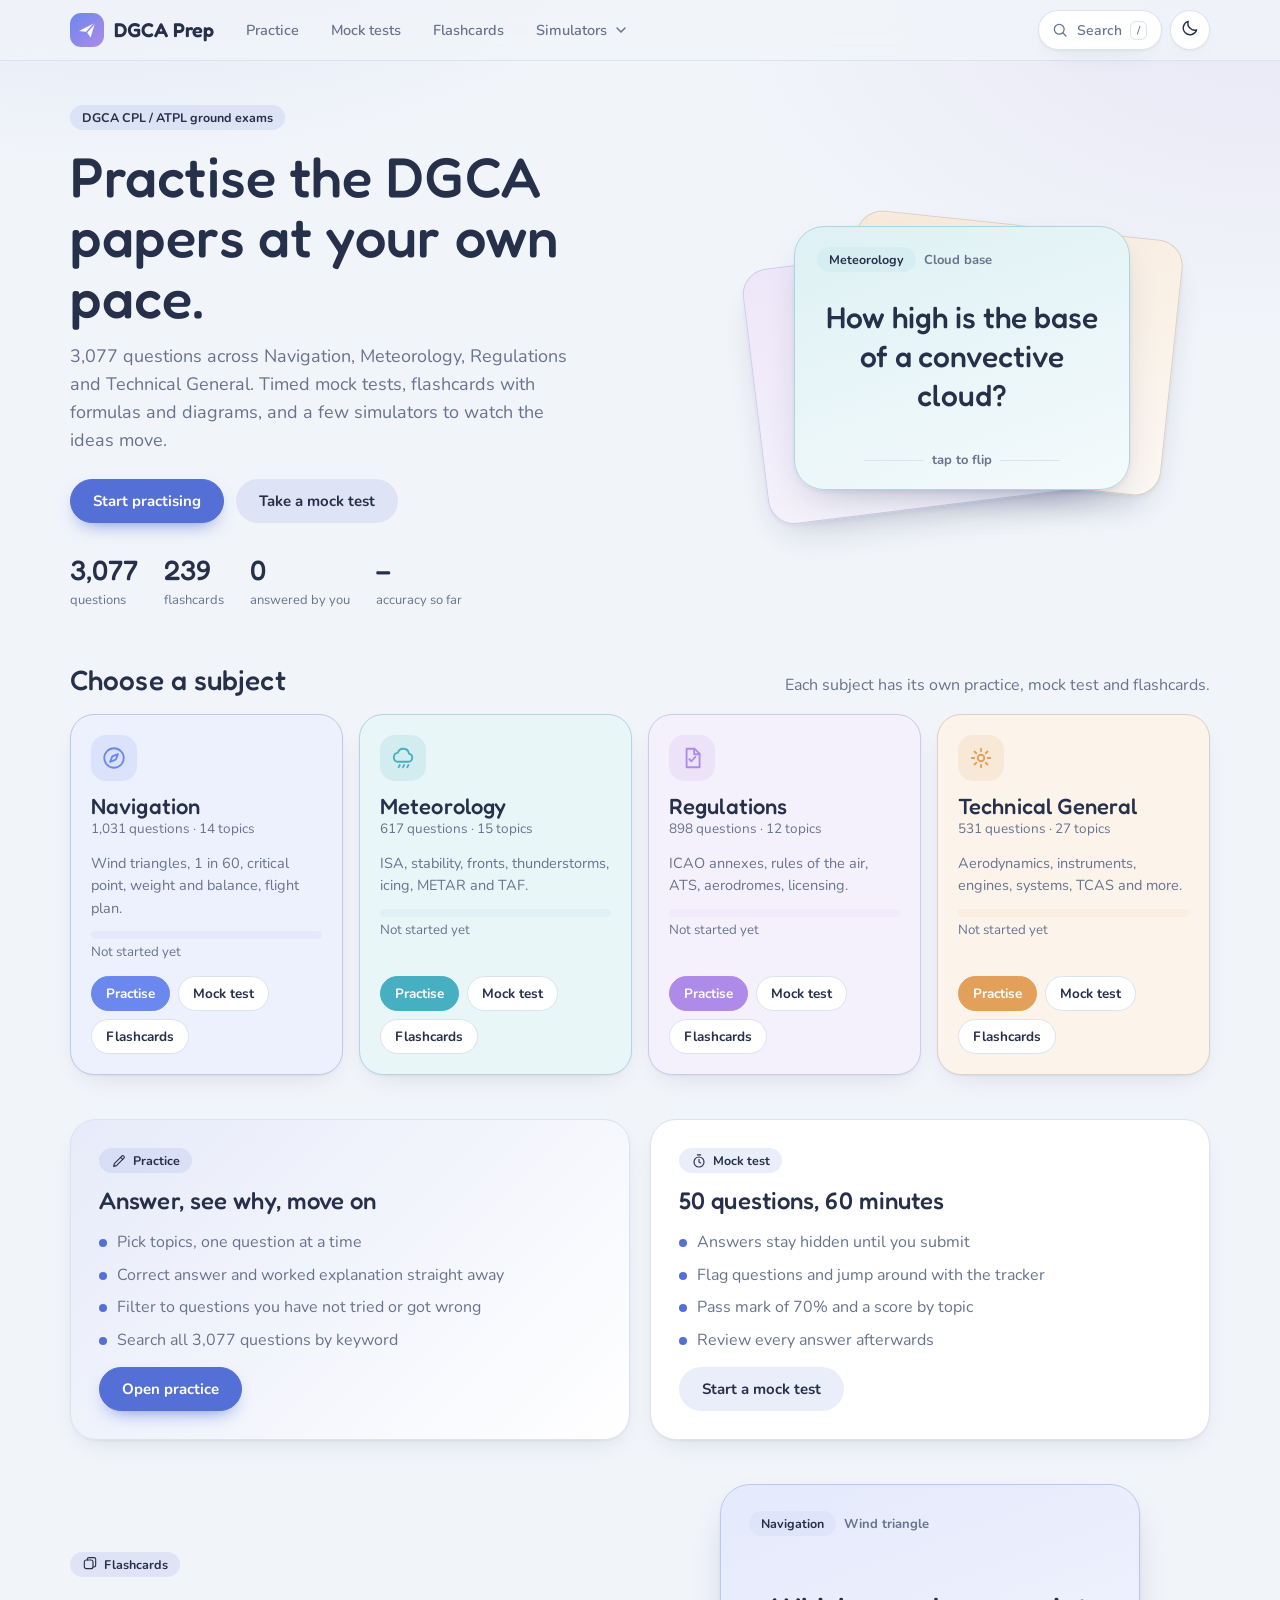
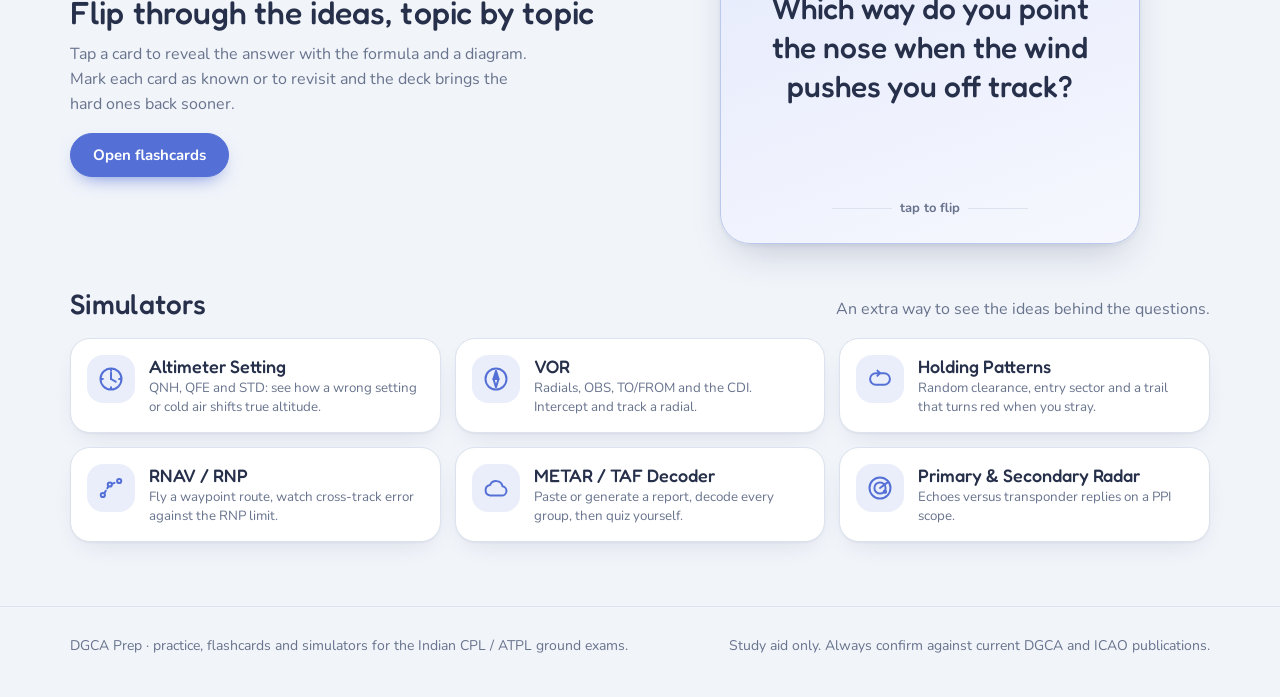
<file: index.html>
<!DOCTYPE html>
<html lang="en">
<head>
<meta charset="utf-8">
<meta name="viewport" content="width=device-width, initial-scale=1, viewport-fit=cover">
<meta name="theme-color" content="#f1f4f9">
<meta name="description" content="DGCA CPL/ATPL ground exam practice: 3,000+ questions, timed mock tests, flashcards and aviation simulators.">
<title>DGCA Prep · practice, mock tests and flashcards</title>
<script>(function(){var t=null;try{t=localStorage.getItem('dgca.theme')}catch(e){}if(!t)t=matchMedia('(prefers-color-scheme: dark)').matches?'dark':'light';document.documentElement.setAttribute('data-theme',t)})()</script>
<link rel="preconnect" href="https://fonts.googleapis.com"><link rel="preconnect" href="https://fonts.gstatic.com" crossorigin>
<link href="https://fonts.googleapis.com/css2?family=Fredoka:wght@400;500;600&family=Nunito:wght@400;600;700;800&display=swap" rel="stylesheet">
<link rel="stylesheet" href="theme.css">
</head>
<body>
<div class="site-hdr"><div class="hdr-in">
<a class="brand" href="index.html" aria-label="DGCA Prep home"><svg viewBox="0 0 40 40" aria-hidden="true"><defs><linearGradient id="bg1" x1="0" y1="0" x2="1" y2="1"><stop offset="0" stop-color="var(--c-nav)"/><stop offset="1" stop-color="var(--c-reg)"/></linearGradient></defs><rect width="40" height="40" rx="13" fill="url(#bg1)"/><path d="M10.5 21.2L29.5 11.5 24.2 29.2 19.8 22.4z" fill="#fff" opacity=".95"/><path d="M19.8 22.4L29.5 11.5" stroke="url(#bg1)" stroke-width="1.6" stroke-linecap="round"/></svg><b>DGCA Prep</b></a>
<nav class="nav" aria-label="Main">
<a href="practice.html">Practice</a><a href="practice.html?mode=test">Mock tests</a><a href="flashcards.html">Flashcards</a>
<div class="dd"><button type="button" aria-haspopup="true" aria-expanded="false">Simulators <svg viewBox="0 0 24 24" width="16" height="16" fill="none" stroke="currentColor" stroke-width="2.2" stroke-linecap="round"><path d="M6 9l6 6 6-6"/></svg></button><div class="dd-menu"><a href="altimeter.html"><span class="ic" style="color:var(--acc)"><svg viewBox="0 0 24 24" width="24" height="24" fill="none" stroke="currentColor" stroke-width="1.7" stroke-linecap="round" stroke-linejoin="round" aria-hidden="true"><circle cx="12" cy="12" r="9"/><path d="M12 12V6.5"/><path d="M12 12l4 2.3"/><path d="M12 3.6v1.4M12 19v1.4M3.6 12H5M19 12h1.4"/></svg></span><span><b>Altimeter Setting</b><small>QNH, QFE and STD: see how a wrong setting or cold air shifts true altitude.</small></span></a><a href="vor.html"><span class="ic" style="color:var(--acc)"><svg viewBox="0 0 24 24" width="24" height="24" fill="none" stroke="currentColor" stroke-width="1.7" stroke-linecap="round" stroke-linejoin="round" aria-hidden="true"><circle cx="12" cy="12" r="9"/><path d="M12 5l2.2 7H9.8z" fill="currentColor"/><path d="M12 19l-2.2-7h4.4z"/></svg></span><span><b>VOR</b><small>Radials, OBS, TO/FROM and the CDI.</small></span></a><a href="hold.html"><span class="ic" style="color:var(--acc)"><svg viewBox="0 0 24 24" width="24" height="24" fill="none" stroke="currentColor" stroke-width="1.7" stroke-linecap="round" stroke-linejoin="round" aria-hidden="true"><rect x="3.5" y="7" width="17" height="10" rx="5"/><path d="M12 7l-2.2-2.2M12 7l-2.2 2.2"/></svg></span><span><b>Holding Patterns</b><small>Random clearance, entry sector and a trail that turns red when you stray.</small></span></a><a href="rnav.html"><span class="ic" style="color:var(--acc)"><svg viewBox="0 0 24 24" width="24" height="24" fill="none" stroke="currentColor" stroke-width="1.7" stroke-linecap="round" stroke-linejoin="round" aria-hidden="true"><circle cx="5" cy="18" r="1.8"/><circle cx="11" cy="9" r="1.8"/><circle cx="19" cy="6" r="1.8"/><path d="M6.3 16.6l3.6-6.2M12.7 8.5l4.6-1.8" stroke-dasharray="2.5 2.5"/></svg></span><span><b>RNAV / RNP</b><small>Fly a waypoint route, watch cross-track error against the RNP limit.</small></span></a><a href="metar.html"><span class="ic" style="color:var(--acc)"><svg viewBox="0 0 24 24" width="24" height="24" fill="none" stroke="currentColor" stroke-width="1.7" stroke-linecap="round" stroke-linejoin="round" aria-hidden="true"><path d="M7 18.5h10a4 4 0 0 0 .6-7.95A5.6 5.6 0 0 0 7 9.4 4.6 4.6 0 0 0 7 18.5z"/></svg></span><span><b>METAR / TAF Decoder</b><small>Paste or generate a report, decode every group, then quiz yourself.</small></span></a><a href="radar.html"><span class="ic" style="color:var(--acc)"><svg viewBox="0 0 24 24" width="24" height="24" fill="none" stroke="currentColor" stroke-width="1.7" stroke-linecap="round" stroke-linejoin="round" aria-hidden="true"><circle cx="12" cy="12" r="9"/><circle cx="12" cy="12" r="4.8"/><path d="M12 12l6.2-4.6"/><circle cx="16.3" cy="15.2" r="1" fill="currentColor"/></svg></span><span><b>Primary & Secondary Radar</b><small>Echoes versus transponder replies on a PPI scope.</small></span></a></div></div>
</nav>
<div class="hdr-r"><button class="sbtn" type="button" data-search aria-label="Search"><svg viewBox="0 0 24 24" width="18" height="18" fill="none" stroke="currentColor" stroke-width="1.7" stroke-linecap="round" stroke-linejoin="round" aria-hidden="true"><circle cx="11" cy="11" r="6.5"/><path d="M16 16l4 4"/></svg><span class="lbl">Search</span><kbd>/</kbd></button>
<button class="ibtn" id="themeBtn" type="button" aria-label="Toggle light and dark mode" title="Light / dark"><span class="th-moon"><svg viewBox="0 0 24 24" width="20" height="20" fill="none" stroke="currentColor" stroke-width="1.7" stroke-linecap="round" stroke-linejoin="round" aria-hidden="true"><path d="M20 14.2A8.2 8.2 0 0 1 9.8 4a8.2 8.2 0 1 0 10.2 10.2z"/></svg></span><span class="th-sun"><svg viewBox="0 0 24 24" width="20" height="20" fill="none" stroke="currentColor" stroke-width="1.7" stroke-linecap="round" stroke-linejoin="round" aria-hidden="true"><circle cx="12" cy="12" r="4"/><path d="M12 2.5v2.2M12 19.3v2.2M2.5 12h2.2M19.3 12h2.2M5.3 5.3l1.6 1.6M17.1 17.1l1.6 1.6M5.3 18.7l1.6-1.6M17.1 6.9l1.6-1.6"/></svg></span></button></div>
</div></div>
<div class="ov" id="ov" role="dialog" aria-label="Search"><div class="ov-box"><input type="search" placeholder="Search topics, simulators, pages…" aria-label="Search"><div class="ov-res"></div></div></div>
<main class="wrap">
<section class="hero">
<div>
<span class="chip">DGCA CPL / ATPL ground exams</span>
<h1 style="margin-top:16px">Practise the DGCA papers at your own pace.</h1>
<p class="lead">3,077 questions across Navigation, Meteorology, Regulations and Technical General. Timed mock tests, flashcards with formulas and diagrams, and a few simulators to watch the ideas move.</p>
<div class="cta"><a class="btn" href="practice.html">Start practising</a><a class="btn soft" href="practice.html?mode=test">Take a mock test</a></div>
<div class="hero-stats"><div><b>3,077</b><small>questions</small></div><div><b>239</b><small>flashcards</small></div><div><b id="st-att">0</b><small>answered by you</small></div><div><b id="st-acc">–</b><small>accuracy so far</small></div></div>
</div>
<div class="stack" aria-label="Sample flashcard. Tap to flip.">
<div class="fc-mini" style="--c:var(--c-reg)"></div><div class="fc-mini" style="--c:var(--c-tec)"></div>
<div class="scene"><button class="fcard" id="heroCard" type="button" aria-label="Flashcard: tap to flip" style="--c:var(--c-met)">
<div class="face front"><div class="tag"><span class="chip">Meteorology</span><span>Cloud base</span></div><div class="q">How high is the base of a convective cloud?</div><div class="tap">tap to flip</div></div>
<div class="face back"><div class="tag"><span class="chip">Meteorology</span><span>Cloud base</span></div><div class="ans big2" style="margin-top:14px">About 400 ft for every °C of spread.</div><div class="fm">Base ≈ 400 × (T − T<sub>d</sub>) ft</div><div class="tipb">24 °C and 14 °C dew point gives 10 × 400 = 4 000 ft.</div></div>
</button></div>
</div>
</section>

<section class="sec"><div class="sec-h"><h2>Choose a subject</h2><p>Each subject has its own practice, mock test and flashcards.</p></div>
<div class="subj-grid"><article class="subj" style="--c:var(--c-nav)" data-sub="nav" data-total="1031"><div class="sic" style="color:var(--c-nav)"><svg viewBox="0 0 24 24" width="24" height="24" fill="none" stroke="currentColor" stroke-width="1.7" stroke-linecap="round" stroke-linejoin="round" aria-hidden="true"><circle cx="12" cy="12" r="9"/><path d="M15.6 8.4l-2 5.2-5.2 2 2-5.2z"/></svg></div><div><h3>Navigation</h3><div class="meta">1,031 questions · 14 topics</div></div><p class="mute" style="margin:0;font-size:14.5px">Wind triangles, 1 in 60, critical point, weight and balance, flight plan.</p><div><div class="bar"><i style="width:0%"></i></div><small class="prog">Not started yet</small></div><div class="acts"><a class="p" href="practice.html?sub=nav">Practise</a><a href="practice.html?sub=nav&mode=test">Mock test</a><a href="flashcards.html?sub=nav">Flashcards</a></div></article><article class="subj" style="--c:var(--c-met)" data-sub="met" data-total="617"><div class="sic" style="color:var(--c-met)"><svg viewBox="0 0 24 24" width="24" height="24" fill="none" stroke="currentColor" stroke-width="1.7" stroke-linecap="round" stroke-linejoin="round" aria-hidden="true"><path d="M7 15.5h10a3.8 3.8 0 0 0 .5-7.5A5.3 5.3 0 0 0 7.2 7.2 4.2 4.2 0 0 0 7 15.5z"/><path d="M9 18.5l-1 2M13 18.5l-1 2M17 18.5l-1 2"/></svg></div><div><h3>Meteorology</h3><div class="meta">617 questions · 15 topics</div></div><p class="mute" style="margin:0;font-size:14.5px">ISA, stability, fronts, thunderstorms, icing, METAR and TAF.</p><div><div class="bar"><i style="width:0%"></i></div><small class="prog">Not started yet</small></div><div class="acts"><a class="p" href="practice.html?sub=met">Practise</a><a href="practice.html?sub=met&mode=test">Mock test</a><a href="flashcards.html?sub=met">Flashcards</a></div></article><article class="subj" style="--c:var(--c-reg)" data-sub="reg" data-total="898"><div class="sic" style="color:var(--c-reg)"><svg viewBox="0 0 24 24" width="24" height="24" fill="none" stroke="currentColor" stroke-width="1.7" stroke-linecap="round" stroke-linejoin="round" aria-hidden="true"><path d="M7 3.5h7.5L19 8v12.5H7z"/><path d="M14 3.5V8.5h5"/><path d="M9.5 13l2 2 3.5-4"/></svg></div><div><h3>Regulations</h3><div class="meta">898 questions · 12 topics</div></div><p class="mute" style="margin:0;font-size:14.5px">ICAO annexes, rules of the air, ATS, aerodromes, licensing.</p><div><div class="bar"><i style="width:0%"></i></div><small class="prog">Not started yet</small></div><div class="acts"><a class="p" href="practice.html?sub=reg">Practise</a><a href="practice.html?sub=reg&mode=test">Mock test</a><a href="flashcards.html?sub=reg">Flashcards</a></div></article><article class="subj" style="--c:var(--c-tec)" data-sub="tec" data-total="531"><div class="sic" style="color:var(--c-tec)"><svg viewBox="0 0 24 24" width="24" height="24" fill="none" stroke="currentColor" stroke-width="1.7" stroke-linecap="round" stroke-linejoin="round" aria-hidden="true"><circle cx="12" cy="12" r="3"/><path d="M12 3.5v2.2M12 18.3v2.2M3.5 12h2.2M18.3 12h2.2M6 6l1.6 1.6M16.4 16.4L18 18M6 18l1.6-1.6M16.4 7.6L18 6"/></svg></div><div><h3>Technical General</h3><div class="meta">531 questions · 27 topics</div></div><p class="mute" style="margin:0;font-size:14.5px">Aerodynamics, instruments, engines, systems, TCAS and more.</p><div><div class="bar"><i style="width:0%"></i></div><small class="prog">Not started yet</small></div><div class="acts"><a class="p" href="practice.html?sub=tec">Practise</a><a href="practice.html?sub=tec&mode=test">Mock test</a><a href="flashcards.html?sub=tec">Flashcards</a></div></article></div></section>

<section class="sec"><div class="band">
<div class="feat tint"><span class="chip" style="align-self:flex-start"><svg viewBox="0 0 24 24" width="16" height="16" fill="none" stroke="currentColor" stroke-width="1.7" stroke-linecap="round" stroke-linejoin="round" aria-hidden="true"><path d="M4 20l1-4.2L16.2 4.6a2 2 0 0 1 2.8 0l.4.4a2 2 0 0 1 0 2.8L8.2 19z"/><path d="M14.5 6.5l3 3"/></svg> Practice</span><h3>Answer, see why, move on</h3>
<ul><li>Pick topics, one question at a time</li><li>Correct answer and worked explanation straight away</li><li>Filter to questions you have not tried or got wrong</li><li>Search all 3,077 questions by keyword</li></ul>
<div class="cta"><a class="btn" href="practice.html">Open practice</a></div></div>
<div class="feat"><span class="chip" style="align-self:flex-start"><svg viewBox="0 0 24 24" width="16" height="16" fill="none" stroke="currentColor" stroke-width="1.7" stroke-linecap="round" stroke-linejoin="round" aria-hidden="true"><circle cx="12" cy="13.5" r="7.5"/><path d="M12 9.5v4l2.5 1.5M9.5 2.8h5"/></svg> Mock test</span><h3>50 questions, 60 minutes</h3>
<ul><li>Answers stay hidden until you submit</li><li>Flag questions and jump around with the tracker</li><li>Pass mark of 70% and a score by topic</li><li>Review every answer afterwards</li></ul>
<div class="cta"><a class="btn soft" href="practice.html?mode=test">Start a mock test</a></div></div>
</div></section>

<section class="sec"><div class="band" style="align-items:center">
<div><span class="chip"><svg viewBox="0 0 24 24" width="16" height="16" fill="none" stroke="currentColor" stroke-width="1.7" stroke-linecap="round" stroke-linejoin="round" aria-hidden="true"><rect x="3.5" y="6" width="13" height="13" rx="3"/><path d="M8 6V5a2.5 2.5 0 0 1 2.5-2.5H18A2.5 2.5 0 0 1 20.5 5v9a2.5 2.5 0 0 1-2.5 2.5h-1.5"/></svg> Flashcards</span>
<h2 style="margin:14px 0 10px;font-size:clamp(24px,3.4vw,32px)">Flip through the ideas, topic by topic</h2>
<p class="mute" style="margin:0 0 16px;max-width:46ch">Tap a card to reveal the answer with the formula and a diagram. Mark each card as known or to revisit and the deck brings the hard ones back sooner.</p>
<div class="cta"><a class="btn" href="flashcards.html">Open flashcards</a></div></div>
<div class="scene" style="max-width:420px"><button class="fcard" id="fcDemo" type="button" aria-label="Flashcard: tap to flip" style="--c:var(--c-nav);height:360px;min-height:0">
<div class="face front"><div class="tag"><span class="chip">Navigation</span><span>Wind triangle</span></div><div class="q">Which way do you point the nose when the wind pushes you off track?</div><div class="tap">tap to flip</div></div>
<div class="face back"><div class="tag"><span class="chip">Navigation</span><span>Wind triangle</span></div><div class="dg" id="demoDg"></div><div class="body">Into the wind, by the wind correction angle (WCA).</div></div>
</button></div>
</div></section>

<section class="sec"><div class="sec-h"><h2>Simulators</h2><p>An extra way to see the ideas behind the questions.</p></div>
<div class="sim-grid"><a class="sim" href="altimeter.html"><span class="ic" style="color:var(--acc)"><svg viewBox="0 0 24 24" width="24" height="24" fill="none" stroke="currentColor" stroke-width="1.7" stroke-linecap="round" stroke-linejoin="round" aria-hidden="true"><circle cx="12" cy="12" r="9"/><path d="M12 12V6.5"/><path d="M12 12l4 2.3"/><path d="M12 3.6v1.4M12 19v1.4M3.6 12H5M19 12h1.4"/></svg></span><span><b>Altimeter Setting</b><small class="mute">QNH, QFE and STD: see how a wrong setting or cold air shifts true altitude.</small></span></a><a class="sim" href="vor.html"><span class="ic" style="color:var(--acc)"><svg viewBox="0 0 24 24" width="24" height="24" fill="none" stroke="currentColor" stroke-width="1.7" stroke-linecap="round" stroke-linejoin="round" aria-hidden="true"><circle cx="12" cy="12" r="9"/><path d="M12 5l2.2 7H9.8z" fill="currentColor"/><path d="M12 19l-2.2-7h4.4z"/></svg></span><span><b>VOR</b><small class="mute">Radials, OBS, TO/FROM and the CDI. Intercept and track a radial.</small></span></a><a class="sim" href="hold.html"><span class="ic" style="color:var(--acc)"><svg viewBox="0 0 24 24" width="24" height="24" fill="none" stroke="currentColor" stroke-width="1.7" stroke-linecap="round" stroke-linejoin="round" aria-hidden="true"><rect x="3.5" y="7" width="17" height="10" rx="5"/><path d="M12 7l-2.2-2.2M12 7l-2.2 2.2"/></svg></span><span><b>Holding Patterns</b><small class="mute">Random clearance, entry sector and a trail that turns red when you stray.</small></span></a><a class="sim" href="rnav.html"><span class="ic" style="color:var(--acc)"><svg viewBox="0 0 24 24" width="24" height="24" fill="none" stroke="currentColor" stroke-width="1.7" stroke-linecap="round" stroke-linejoin="round" aria-hidden="true"><circle cx="5" cy="18" r="1.8"/><circle cx="11" cy="9" r="1.8"/><circle cx="19" cy="6" r="1.8"/><path d="M6.3 16.6l3.6-6.2M12.7 8.5l4.6-1.8" stroke-dasharray="2.5 2.5"/></svg></span><span><b>RNAV / RNP</b><small class="mute">Fly a waypoint route, watch cross-track error against the RNP limit.</small></span></a><a class="sim" href="metar.html"><span class="ic" style="color:var(--acc)"><svg viewBox="0 0 24 24" width="24" height="24" fill="none" stroke="currentColor" stroke-width="1.7" stroke-linecap="round" stroke-linejoin="round" aria-hidden="true"><path d="M7 18.5h10a4 4 0 0 0 .6-7.95A5.6 5.6 0 0 0 7 9.4 4.6 4.6 0 0 0 7 18.5z"/></svg></span><span><b>METAR / TAF Decoder</b><small class="mute">Paste or generate a report, decode every group, then quiz yourself.</small></span></a><a class="sim" href="radar.html"><span class="ic" style="color:var(--acc)"><svg viewBox="0 0 24 24" width="24" height="24" fill="none" stroke="currentColor" stroke-width="1.7" stroke-linecap="round" stroke-linejoin="round" aria-hidden="true"><circle cx="12" cy="12" r="9"/><circle cx="12" cy="12" r="4.8"/><path d="M12 12l6.2-4.6"/><circle cx="16.3" cy="15.2" r="1" fill="currentColor"/></svg></span><span><b>Primary & Secondary Radar</b><small class="mute">Echoes versus transponder replies on a PPI scope.</small></span></a></div></section>
</main>
<footer class="ft"><div class="wrap"><span>DGCA Prep · practice, flashcards and simulators for the Indian CPL / ATPL ground exams.</span><span>Study aid only. Always confirm against current DGCA and ICAO publications.</span></div></footer>
<script src="search-index.js"></script>
<script src="app.js"></script>
<script src="figs.js"></script>
<script>
(function(){
function flip(id){var b=document.getElementById(id);if(b)b.onclick=function(){b.classList.toggle('flip')}}
flip('heroCard');flip('fcDemo');
var dg=document.getElementById('demoDg');if(dg&&window.FIG)dg.innerHTML=FIG.d('wtri');
var P={};try{P=JSON.parse(localStorage.getItem('dgca.p'))||{}}catch(e){}
var ids=Object.keys(P),right=0,by={};
ids.forEach(function(k){var s=k.split('-')[0];by[s]=by[s]||[0,0];by[s][0]++;if(P[k].r===1){right++;by[s][1]++}});
document.getElementById('st-att').textContent=ids.length;
if(ids.length)document.getElementById('st-acc').textContent=Math.round(100*right/ids.length)+'%';
document.querySelectorAll('.subj').forEach(function(el){var s=el.dataset.sub,t=+el.dataset.total,a=(by[s]||[0,0])[0],c=(by[s]||[0,0])[1];
el.querySelector('.bar i').style.width=(t?100*a/t:0)+'%';
el.querySelector('.prog').textContent=a?(a+' of '+t+' attempted · '+Math.round(100*c/a)+'% correct'):'Not started yet'});
})();
</script>
</body>
</html>
</file>
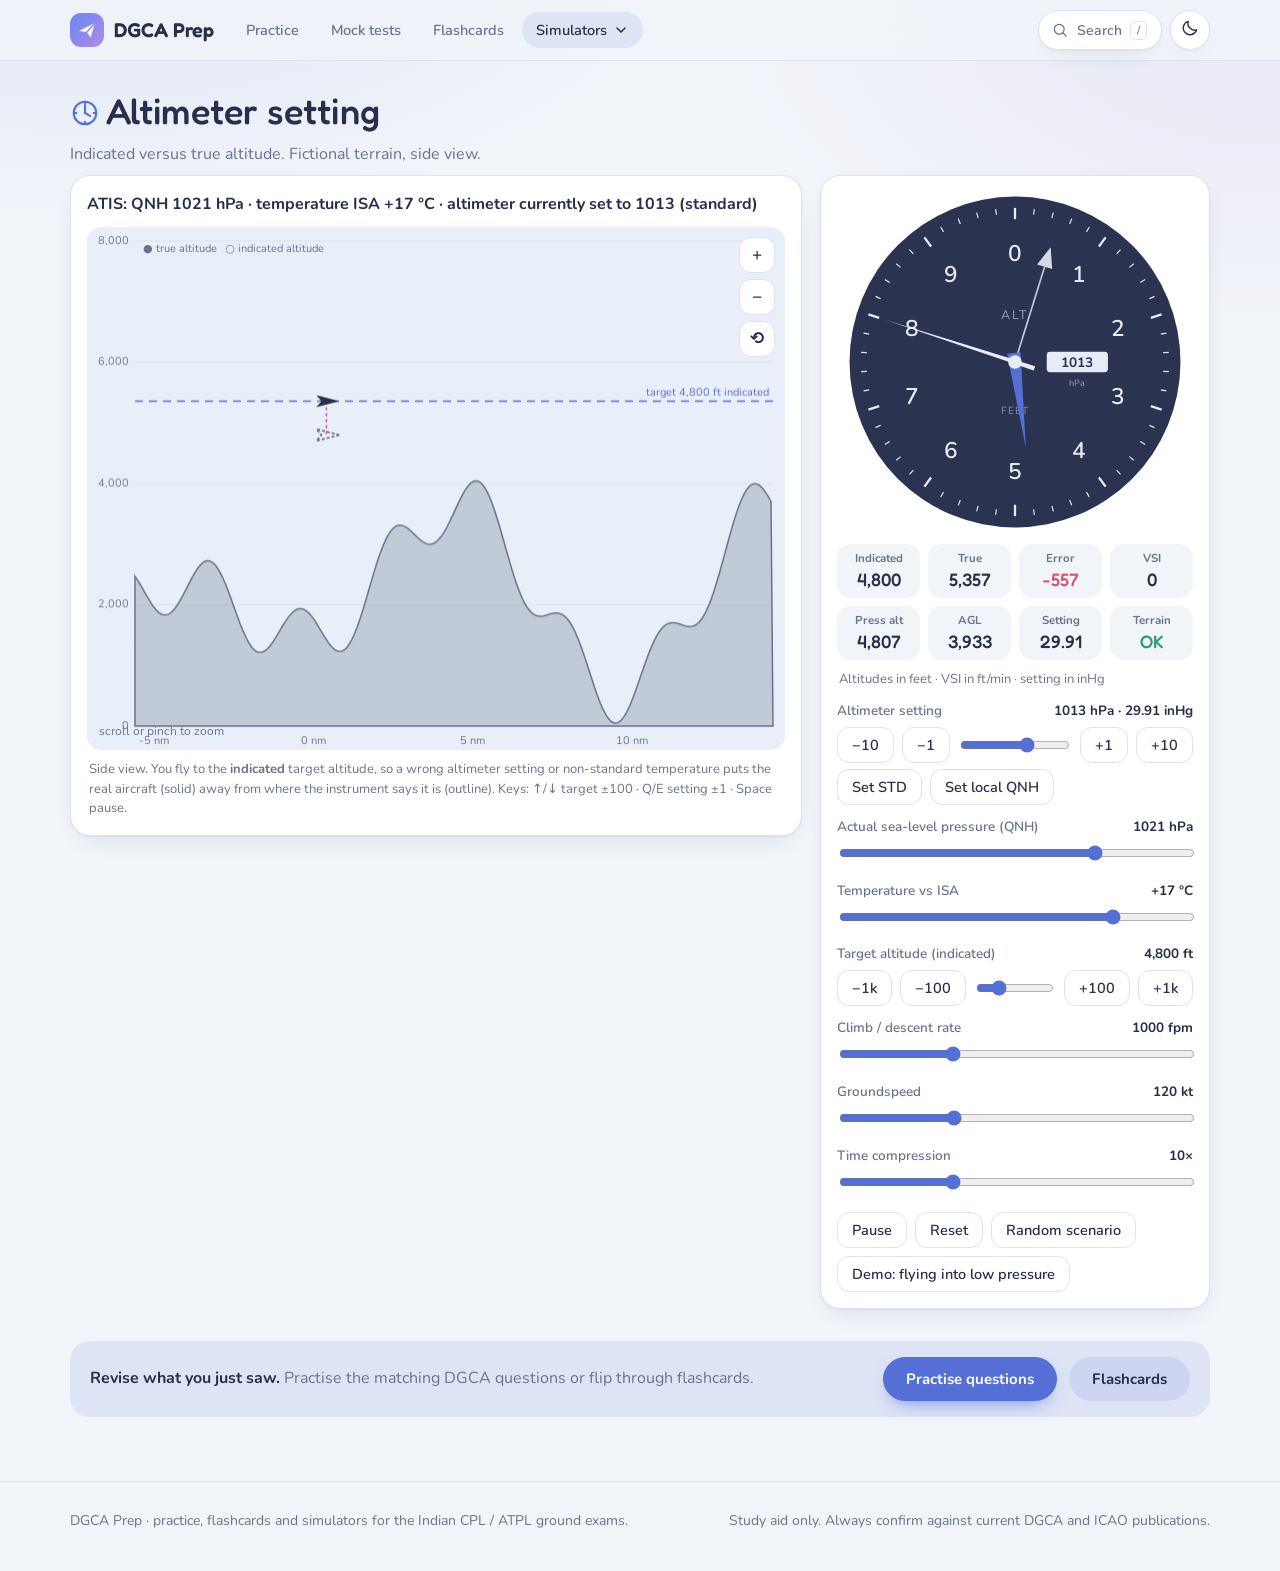
<file: altimeter.html>
<!DOCTYPE html>
<html lang="en">
<head>
<meta charset="utf-8">
<meta name="viewport" content="width=device-width, initial-scale=1, viewport-fit=cover">
<meta name="theme-color" content="#f1f4f9">
<meta name="description" content="QNH, QFE and STD: see how a wrong setting or cold air shifts true altitude.">
<title>Altimeter Setting · DGCA Prep</title>
<script>(function(){var t=null;try{t=localStorage.getItem('dgca.theme')}catch(e){}if(!t)t=matchMedia('(prefers-color-scheme: dark)').matches?'dark':'light';document.documentElement.setAttribute('data-theme',t)})()</script>
<link rel="preconnect" href="https://fonts.googleapis.com"><link rel="preconnect" href="https://fonts.gstatic.com" crossorigin>
<link href="https://fonts.googleapis.com/css2?family=Fredoka:wght@400;500;600&family=Nunito:wght@400;600;700;800&display=swap" rel="stylesheet">
<style>
.zt{position:absolute;top:8px;right:8px;display:flex;flex-direction:column;gap:6px}.zt button{width:34px;height:34px;padding:0;font-size:17px;background:var(--panel);border-radius:8px}.zl{position:absolute;left:10px;bottom:8px;font-size:12px;color:var(--mute);pointer-events:none}
</style>
<link rel="stylesheet" href="theme.css">
</head>
<body>
<div class="site-hdr"><div class="hdr-in">
<a class="brand" href="index.html" aria-label="DGCA Prep home"><svg viewBox="0 0 40 40" aria-hidden="true"><defs><linearGradient id="bg1" x1="0" y1="0" x2="1" y2="1"><stop offset="0" stop-color="var(--c-nav)"/><stop offset="1" stop-color="var(--c-reg)"/></linearGradient></defs><rect width="40" height="40" rx="13" fill="url(#bg1)"/><path d="M10.5 21.2L29.5 11.5 24.2 29.2 19.8 22.4z" fill="#fff" opacity=".95"/><path d="M19.8 22.4L29.5 11.5" stroke="url(#bg1)" stroke-width="1.6" stroke-linecap="round"/></svg><b>DGCA Prep</b></a>
<nav class="nav" aria-label="Main">
<a href="practice.html">Practice</a><a href="practice.html?mode=test">Mock tests</a><a href="flashcards.html">Flashcards</a>
<div class="dd on"><button type="button" aria-haspopup="true" aria-expanded="false">Simulators <svg viewBox="0 0 24 24" width="16" height="16" fill="none" stroke="currentColor" stroke-width="2.2" stroke-linecap="round"><path d="M6 9l6 6 6-6"/></svg></button><div class="dd-menu"><a href="altimeter.html" class=on><span class="ic" style="color:var(--acc)"><svg viewBox="0 0 24 24" width="24" height="24" fill="none" stroke="currentColor" stroke-width="1.7" stroke-linecap="round" stroke-linejoin="round" aria-hidden="true"><circle cx="12" cy="12" r="9"/><path d="M12 12V6.5"/><path d="M12 12l4 2.3"/><path d="M12 3.6v1.4M12 19v1.4M3.6 12H5M19 12h1.4"/></svg></span><span><b>Altimeter Setting</b><small>QNH, QFE and STD: see how a wrong setting or cold air shifts true altitude.</small></span></a><a href="vor.html"><span class="ic" style="color:var(--acc)"><svg viewBox="0 0 24 24" width="24" height="24" fill="none" stroke="currentColor" stroke-width="1.7" stroke-linecap="round" stroke-linejoin="round" aria-hidden="true"><circle cx="12" cy="12" r="9"/><path d="M12 5l2.2 7H9.8z" fill="currentColor"/><path d="M12 19l-2.2-7h4.4z"/></svg></span><span><b>VOR</b><small>Radials, OBS, TO/FROM and the CDI.</small></span></a><a href="hold.html"><span class="ic" style="color:var(--acc)"><svg viewBox="0 0 24 24" width="24" height="24" fill="none" stroke="currentColor" stroke-width="1.7" stroke-linecap="round" stroke-linejoin="round" aria-hidden="true"><rect x="3.5" y="7" width="17" height="10" rx="5"/><path d="M12 7l-2.2-2.2M12 7l-2.2 2.2"/></svg></span><span><b>Holding Patterns</b><small>Random clearance, entry sector and a trail that turns red when you stray.</small></span></a><a href="rnav.html"><span class="ic" style="color:var(--acc)"><svg viewBox="0 0 24 24" width="24" height="24" fill="none" stroke="currentColor" stroke-width="1.7" stroke-linecap="round" stroke-linejoin="round" aria-hidden="true"><circle cx="5" cy="18" r="1.8"/><circle cx="11" cy="9" r="1.8"/><circle cx="19" cy="6" r="1.8"/><path d="M6.3 16.6l3.6-6.2M12.7 8.5l4.6-1.8" stroke-dasharray="2.5 2.5"/></svg></span><span><b>RNAV / RNP</b><small>Fly a waypoint route, watch cross-track error against the RNP limit.</small></span></a><a href="metar.html"><span class="ic" style="color:var(--acc)"><svg viewBox="0 0 24 24" width="24" height="24" fill="none" stroke="currentColor" stroke-width="1.7" stroke-linecap="round" stroke-linejoin="round" aria-hidden="true"><path d="M7 18.5h10a4 4 0 0 0 .6-7.95A5.6 5.6 0 0 0 7 9.4 4.6 4.6 0 0 0 7 18.5z"/></svg></span><span><b>METAR / TAF Decoder</b><small>Paste or generate a report, decode every group, then quiz yourself.</small></span></a><a href="radar.html"><span class="ic" style="color:var(--acc)"><svg viewBox="0 0 24 24" width="24" height="24" fill="none" stroke="currentColor" stroke-width="1.7" stroke-linecap="round" stroke-linejoin="round" aria-hidden="true"><circle cx="12" cy="12" r="9"/><circle cx="12" cy="12" r="4.8"/><path d="M12 12l6.2-4.6"/><circle cx="16.3" cy="15.2" r="1" fill="currentColor"/></svg></span><span><b>Primary & Secondary Radar</b><small>Echoes versus transponder replies on a PPI scope.</small></span></a></div></div>
</nav>
<div class="hdr-r"><button class="sbtn" type="button" data-search aria-label="Search"><svg viewBox="0 0 24 24" width="18" height="18" fill="none" stroke="currentColor" stroke-width="1.7" stroke-linecap="round" stroke-linejoin="round" aria-hidden="true"><circle cx="11" cy="11" r="6.5"/><path d="M16 16l4 4"/></svg><span class="lbl">Search</span><kbd>/</kbd></button>
<button class="ibtn" id="themeBtn" type="button" aria-label="Toggle light and dark mode" title="Light / dark"><span class="th-moon"><svg viewBox="0 0 24 24" width="20" height="20" fill="none" stroke="currentColor" stroke-width="1.7" stroke-linecap="round" stroke-linejoin="round" aria-hidden="true"><path d="M20 14.2A8.2 8.2 0 0 1 9.8 4a8.2 8.2 0 1 0 10.2 10.2z"/></svg></span><span class="th-sun"><svg viewBox="0 0 24 24" width="20" height="20" fill="none" stroke="currentColor" stroke-width="1.7" stroke-linecap="round" stroke-linejoin="round" aria-hidden="true"><circle cx="12" cy="12" r="4"/><path d="M12 2.5v2.2M12 19.3v2.2M2.5 12h2.2M19.3 12h2.2M5.3 5.3l1.6 1.6M17.1 17.1l1.6 1.6M5.3 18.7l1.6-1.6M17.1 6.9l1.6-1.6"/></svg></span></button></div>
</div></div>
<div class="ov" id="ov" role="dialog" aria-label="Search"><div class="ov-box"><input type="search" placeholder="Search topics, simulators, pages…" aria-label="Search"><div class="ov-res"></div></div></div>
<main class="wrap"><div class="pg-t"><h1><span style="color:var(--acc);vertical-align:-4px;margin-right:6px"><svg viewBox="0 0 24 24" width="30" height="30" fill="none" stroke="currentColor" stroke-width="1.7" stroke-linecap="round" stroke-linejoin="round" aria-hidden="true"><circle cx="12" cy="12" r="9"/><path d="M12 12V6.5"/><path d="M12 12l4 2.3"/><path d="M12 3.6v1.4M12 19v1.4M3.6 12H5M19 12h1.4"/></svg></span>Altimeter setting</h1><p>Indicated versus true altitude. Fictional terrain, side view.</p></div>
<div class="grid">
  <div class="box">
    <p class="tt" id="atis"></p><canvas id="map"></canvas>
    <p class="hint">Side view. You fly to the <b>indicated</b> target altitude, so a wrong altimeter setting or non-standard temperature puts the real aircraft (solid) away from where the instrument says it is (outline). Keys: ↑/↓ target ±100 · Q/E setting ±1 · Space pause.</p>
  </div>
  <div class="box">
    <svg id="alt" viewBox="0 0 300 300" aria-label="Altimeter">
      <circle cx="150" cy="150" r="146" fill="var(--card)"/>
      <g id="face"></g>
      <text x="150" y="112" text-anchor="middle" font-size="11" letter-spacing="2" fill="var(--cardink)" opacity=".6">ALT</text>
      <text x="150" y="196" text-anchor="middle" font-size="9" letter-spacing="1" fill="var(--cardink)" opacity=".5">FEET</text>
      <rect x="178" y="141" width="54" height="18" rx="3" fill="var(--cardink)"/>
      <text id="kwT" x="205" y="154.5" text-anchor="middle" font-size="12" font-weight="700" fill="var(--card)">1013</text>
      <text x="205" y="171" text-anchor="middle" font-size="8" fill="var(--cardink)" opacity=".6">hPa</text>
      <g id="h10k"><line x1="150" y1="150" x2="150" y2="62" stroke="var(--cardink)" stroke-width="1.5" opacity=".8"/><path d="M150 44 l-7 18 h14z" fill="var(--cardink)" opacity=".9"/></g>
      <path id="h1k" d="M144 158 L150 74 L156 158z" fill="var(--acc)"/>
      <path id="h100" d="M148 168 L150 30 L152 168z" fill="var(--cardink)"/>
      <circle cx="150" cy="150" r="6" fill="var(--cardink)"/>
    </svg>
    <div class="read">
      <div><small>Indicated</small><b id="rI">--</b></div>
      <div><small>True</small><b id="rT">--</b></div>
      <div><small>Error</small><b id="rE">--</b></div>
      <div><small>VSI</small><b id="rV">--</b></div>
      <div><small>Press alt</small><b id="rP">--</b></div>
      <div><small>AGL</small><b id="rA">--</b></div>
      <div><small>Setting</small><b id="rS">--</b></div>
      <div><small>Terrain</small><b id="rF">--</b></div>
    </div>
    <p class="hint">Altitudes in feet · VSI in ft/min · setting in inHg</p>
    <div class="ctl"><label>Altimeter setting <output id="oSet"></output></label>
      <div class="row"><button data-d="set:-10">−10</button><button data-d="set:-1">−1</button>
      <input type="range" id="set" min="950" max="1050" value="1013">
      <button data-d="set:1">+1</button><button data-d="set:10">+10</button></div>
      <div class="btns" style="margin-top:6px"><button id="std">Set STD</button><button id="lcl">Set local QNH</button></div></div>
    <div class="ctl"><label>Actual sea-level pressure (QNH) <output id="oQnh"></output></label>
      <input type="range" id="qnh" min="970" max="1040" value="1013" style="width:100%"></div>
    <div class="ctl"><label>Temperature vs ISA <output id="oDev"></output></label>
      <input type="range" id="dev" min="-30" max="30" value="0" style="width:100%"></div>
    <div class="ctl"><label>Target altitude (indicated) <output id="oTgt"></output></label>
      <div class="row"><button data-d="tgt:-1000">−1k</button><button data-d="tgt:-100">−100</button>
      <input type="range" id="tgt" min="0" max="20000" step="100" value="5000">
      <button data-d="tgt:100">+100</button><button data-d="tgt:1000">+1k</button></div></div>
    <div class="ctl"><label>Climb / descent rate <output id="oRate"></output></label>
      <input type="range" id="rate" min="100" max="3000" step="100" value="1000" style="width:100%"></div>
    <div class="ctl"><label>Groundspeed <output id="oSpd"></output></label>
      <input type="range" id="spd" min="60" max="250" value="120" style="width:100%"></div>
    <div class="ctl"><label>Time compression <output id="oTs"></output></label>
      <input type="range" id="ts" min="1" max="30" value="10" style="width:100%"></div>
    <div class="btns"><button id="pause">Pause</button><button id="reset">Reset</button><button id="rnd">Random scenario</button><button id="demo">Demo: flying into low pressure</button></div>
  </div>
</div>
<script>
const $=id=>document.getElementById(id);
const n=v=>v.toLocaleString('en-US',{maximumFractionDigits:0});
const D={x:0,alt:5000,tgt:5000,rate:1000,spd:120,ts:10,set:1013,qnh:1013,dev:0};
const S={...D,paused:false,vs:0,hit:false};
const KEYS=['set','qnh','dev','tgt','rate','spd','ts'],FT=27; // ≈27 ft per hPa near sea level
let TP=[1600,1300,.31,800,.83,1.2,350,2.3,2];
const ter=x=>Math.max(0,TP[0]+TP[1]*Math.sin(x*TP[2])+TP[3]*Math.sin(x*TP[4]+TP[5])+TP[6]*Math.sin(x*TP[7]+TP[8]));
const kf=()=>1+.004*S.dev;               // ~4 ft per 1000 ft per °C off ISA
const err=()=>(S.set-S.qnh)*FT;          // setting error
const ind=()=>S.alt/kf()+err();          // what the altimeter shows

// dial face
(function(){let h='';for(let i=0;i<50;i++){const m=i%5===0;
h+=`<line x1="150" y1="${m?24:19}" x2="150" y2="14" stroke="var(--cardink)" stroke-width="${m?2:1}" transform="rotate(${i*7.2} 150 150)"/>`}
for(let i=0;i<10;i++){const a=i*Math.PI/5;
h+=`<text x="${150+Math.sin(a)*96}" y="${150-Math.cos(a)*96+7}" text-anchor="middle" font-size="20" font-weight="600" fill="var(--cardink)">${i}</text>`}
$('face').innerHTML=h})();

const rot=(v,m)=>((v%m)+m)%m/m*360;
function updateUI(){const I=ind(),T=S.alt,agl=T-ter(S.x),e=Math.round(I-T);
$('h100').setAttribute('transform',`rotate(${rot(I,1000)} 150 150)`);
$('h1k').setAttribute('transform',`rotate(${rot(I,10000)} 150 150)`);
$('h10k').setAttribute('transform',`rotate(${rot(I,100000)} 150 150)`);
$('kwT').textContent=S.set;
$('rI').textContent=n(Math.round(I));$('rT').textContent=n(Math.round(T));
$('rE').textContent=(e>0?'+':'')+e;$('rE').style.color=Math.abs(e)>100?'var(--bad)':'var(--ok)';
const vs=Math.abs(S.vs)<5?0:Math.round(S.vs/10)*10;$('rV').textContent=(vs>0?'+':'')+vs;
$('rP').textContent=n(Math.round(T/kf()+(1013.25-S.qnh)*FT));
$('rA').textContent=n(Math.round(agl));
$('rS').textContent=(S.set*.02953).toFixed(2);
const f=$('rF');f.textContent=S.hit?'IMPACT':agl<500?'LOW':'OK';f.style.color=S.hit?'var(--bad)':agl<500?'var(--acc)':'var(--ok)';
$('oSet').textContent=S.set+' hPa · '+(S.set*.02953).toFixed(2)+' inHg';
$('oQnh').textContent=S.qnh+' hPa';
$('oDev').textContent=(S.dev>0?'+':'')+S.dev+' °C';
$('oTgt').textContent=n(S.tgt)+' ft';$('oRate').textContent=S.rate+' fpm';
$('oSpd').textContent=S.spd+' kt';$('oTs').textContent=S.ts+'×'}

// side view
function zoomify(cv,ctx0,o){const z={k:1,x:0,y:0,moved:false},P=new Map();let pd=0,lb=null,fb=null;const setFo=v=>{z.fo=v;if(fb){fb.style.background=v?'var(--acc)':'var(--panel)';fb.style.color=v?'#fff':''}};
const ctx=new Proxy(ctx0,{get(t,k){if(k==='__z')return z.k;if(k==='__f')return(x,y)=>{z.fp=[x,y]};if(k==='clearRect')return apply;if(k==='setLineDash')return a=>t.setLineDash(a.map(x=>x/z.k));const v=t[k];return typeof v==='function'?v.bind(t):v},
set(t,k,v){if(k==='lineWidth')v=v/z.k;else if(k==='font')v=String(v).replace(/(\d+(?:\.\d+)?)px/,(m,n)=>(n/z.k)+'px');t[k]=v;return true}});
function apply(){const d=devicePixelRatio||1,k=z.k;if(z.fo&&z.fp&&k>1){z.x=-k*(z.fp[0]-o.W/2);z.y=-k*(z.fp[1]-o.H/2);clamp()}ctx0.setTransform(d,0,0,d,0,0);ctx0.clearRect(0,0,o.W,o.H);ctx0.setTransform(d*k,0,0,d*k,d*(o.W/2*(1-k)+z.x),d*(o.H/2*(1-k)+z.y));if(lb)lb.textContent=k>1.01?'×'+k.toFixed(1)+' · drag to pan · double-click to reset':'scroll or pinch to zoom'}
function clamp(){const mx=o.W/2*(z.k-1),my=o.H/2*(z.k-1);z.x=Math.max(-mx,Math.min(mx,z.x));z.y=Math.max(-my,Math.min(my,z.y));if(z.k<=1.001){z.k=1;z.x=z.y=0}cv.style.touchAction=z.k>1?'none':'pan-y';cv.style.cursor=z.k>1?'grab':''}
function zoomAt(px,py,f){const k0=z.k,k=Math.max(1,Math.min(12,k0*f)),r=k/k0,cx=o.W/2,cy=o.H/2;z.x=px-cx-r*(px-cx-z.x);z.y=py-cy-r*(py-cy-z.y);z.k=k;clamp()}
const rc=()=>cv.getBoundingClientRect(),reset=()=>{z.k=1;clamp()},dist=()=>{const[a,b]=[...P.values()];return Math.hypot(a.x-b.x,a.y-b.y)};
if(cv.parentNode&&document.createElement){const w=document.createElement('div');w.style.position='relative';cv.parentNode.insertBefore(w,cv);w.appendChild(cv);const tb=document.createElement('div');tb.className='zt';
[['+','Zoom in',1.4],['−','Zoom out',1/1.4],['⟲','Reset view',0]].concat(cv.dataset.fo?[['⌖','Follow the aircraft',-1]]:[]).forEach(([t,ti,f])=>{const b=document.createElement('button');b.type='button';b.textContent=t;b.title=ti;if(f===-1)fb=b;b.onclick=()=>f===-1?setFo(!z.fo):f?zoomAt(o.W/2,o.H/2,f):reset();tb.appendChild(b)});
w.appendChild(tb);lb=document.createElement('span');lb.className='zl';w.appendChild(lb)}
cv.addEventListener('wheel',e=>{e.preventDefault();const r=rc();zoomAt(e.clientX-r.left,e.clientY-r.top,Math.exp(-e.deltaY*.0015))},{passive:false});
cv.addEventListener('pointerdown',e=>{if(cv.setPointerCapture)cv.setPointerCapture(e.pointerId);P.set(e.pointerId,{x:e.clientX,y:e.clientY,sx:e.clientX,sy:e.clientY});z.moved=false;if(P.size===2)pd=dist()});
cv.addEventListener('pointermove',e=>{const p=P.get(e.pointerId);if(!p)return;
if(P.size===2){p.x=e.clientX;p.y=e.clientY;const d=dist(),[a,b]=[...P.values()],r=rc();zoomAt((a.x+b.x)/2-r.left,(a.y+b.y)/2-r.top,d/pd);pd=d;z.moved=true;return}
if(Math.hypot(e.clientX-p.sx,e.clientY-p.sy)>5)z.moved=true;if(z.k>1){if(z.moved&&z.fo)setFo(false);z.x+=e.clientX-p.x;z.y+=e.clientY-p.y;clamp()}p.x=e.clientX;p.y=e.clientY});
['pointerup','pointercancel'].forEach(t=>cv.addEventListener(t,e=>P.delete(e.pointerId)));
cv.addEventListener('dblclick',reset);
window.__zs=window.__zs||[];window.__zs.push(z);window.__zp=window.__zp||{zoomAt,o};
if(!window.__zk){window.__zk=1;addEventListener('keydown',e=>{if(/INPUT|SELECT|TEXTAREA/.test(e.target.tagName))return;const p=window.__zp,c=p.o;
if(e.key==='+'||e.key==='=')p.zoomAt(c.W/2,c.H/2,1.4);else if(e.key==='-')p.zoomAt(c.W/2,c.H/2,1/1.4);else if(e.key==='0')p.zoomAt(c.W/2,c.H/2,1e-9)})}
return{ctx,z,zoomAt}}
const cv=$('map'),ctx0=cv.getContext('2d'),oo={W:0,H:0},zz=zoomify(cv,ctx0,oo),ctx=zz.ctx;let W=0,H=0;
function resize(){const d=devicePixelRatio||1;W=cv.clientWidth;H=cv.clientHeight;cv.width=W*d;cv.height=H*d;ctx.setTransform(d,0,0,d,0,0);oo.W=W;oo.H=H}
addEventListener('resize',resize);
function plane(x,y,s,c,solid){ctx.save();ctx.translate(x,y);ctx.scale(1/ctx.__z,1/ctx.__z);ctx.beginPath();ctx.moveTo(13,0);ctx.lineTo(-10,-6);ctx.lineTo(-5,0);ctx.lineTo(-10,6);ctx.closePath();
ctx.lineWidth=1.8;ctx.strokeStyle=c;ctx.fillStyle=c;if(solid)ctx.fill();else{ctx.setLineDash([3,2]);ctx.stroke()}ctx.restore()}
function draw(){const cs=getComputedStyle(document.documentElement),v=k=>cs.getPropertyValue(k).trim();
const pL=48,pR=12,pT=14,pB=24,pw=W-pL-pR,ph=H-pT-pB,I=ind(),T=S.alt;
const yM=Math.max(8000,Math.ceil((Math.max(T,I,S.tgt)+1500)/2000)*2000);
const X=x=>pL+pw*.3+(x-S.x)*pw/20,Y=a=>pT+ph-a/yM*ph,st=yM>12000?4000:2000;
ctx.clearRect(0,0,W,H);ctx.font='11px Nunito,system-ui';ctx.lineWidth=1;ctx.setLineDash([]);
ctx.strokeStyle=v('--line');ctx.fillStyle=v('--mute');ctx.textAlign='right';ctx.textBaseline='middle';
for(let a=0;a<=yM;a+=st){ctx.beginPath();ctx.moveTo(pL,Y(a));ctx.lineTo(W-pR,Y(a));ctx.stroke();ctx.fillText(n(a),pL-6,Y(a))}
ctx.textAlign='center';for(let k=Math.ceil((S.x-6)/5)*5;k<S.x+14;k+=5)ctx.fillText(k+' nm',X(k),H-9);
// terrain
ctx.beginPath();ctx.moveTo(pL,Y(0));
for(let p=0;p<=pw;p+=3)ctx.lineTo(pL+p,Y(ter(S.x+(p-pw*.3)*20/pw)));
ctx.lineTo(pL+pw,Y(0));ctx.closePath();
ctx.fillStyle=v('--mute');ctx.globalAlpha=.3;ctx.fill();ctx.globalAlpha=1;ctx.strokeStyle=v('--mute');ctx.lineWidth=1.5;ctx.stroke();
// target (shown at the true altitude it will actually produce)
const Tt=kf()*(S.tgt-err());ctx.strokeStyle=v('--acc');ctx.lineWidth=1.5;ctx.setLineDash([8,6]);
ctx.beginPath();ctx.moveTo(pL,Y(Tt));ctx.lineTo(W-pR,Y(Tt));ctx.stroke();ctx.setLineDash([]);
ctx.fillStyle=v('--acc');ctx.textAlign='right';ctx.fillText('target '+n(S.tgt)+' ft indicated',W-pR-4,Y(Tt)-8);
// aircraft: true (solid) vs indicated (outline)
const ax=X(S.x);
if(Math.abs(I-T)>25){ctx.strokeStyle=v('--bad');ctx.lineWidth=1.5;ctx.setLineDash([3,3]);ctx.beginPath();ctx.moveTo(ax,Y(T));ctx.lineTo(ax,Y(I));ctx.stroke();ctx.setLineDash([])}
plane(ax,Y(I),1,v('--mute'),false);plane(ax,Y(T),1,v('--ink'),true);
ctx.fillStyle=v('--mute');ctx.textAlign='left';ctx.fillText('● true altitude   ○ indicated altitude',pL+8,pT+8);
if(S.hit){ctx.fillStyle=v('--bad');ctx.font='700 18px Nunito,system-ui';ctx.textAlign='center';ctx.fillText('TERRAIN IMPACT · press Reset',pL+pw/2,pT+ph*.4)}}

// loop
let last=performance.now();
function tick(now){const dt=Math.min(.1,(now-last)/1000);last=now;
if(!S.paused){const sd=dt*S.ts,k=kf(),I0=ind();
S.x+=S.spd/3600*sd;
const dI=S.tgt-I0,step=Math.min(S.rate*sd/60,Math.abs(dI)*k);
S.alt=Math.max(0,S.alt+Math.sign(dI)*step);
if(sd>0)S.vs=(ind()-I0)/sd*60;
if(S.alt<=ter(S.x)){S.hit=true;S.paused=true;S.vs=0;$('pause').textContent='Resume'}}
updateUI();draw();requestAnimationFrame(tick)}

// controls
KEYS.forEach(k=>$(k).addEventListener('input',e=>S[k]=+e.target.value));
function nudge(k,d){const el=$(k);S[k]=Math.max(+el.min,Math.min(+el.max,S[k]+d));el.value=S[k]}
document.querySelectorAll('[data-d]').forEach(b=>b.onclick=()=>{const[k,d]=b.dataset.d.split(':');nudge(k,+d)});
const setv=(k,v)=>{S[k]=v;$(k).value=v};
$('std').onclick=()=>setv('set',1013);
$('lcl').onclick=()=>setv('set',S.qnh);
$('pause').onclick=()=>{if(S.hit)return;S.paused=!S.paused;$('pause').textContent=S.paused?'Resume':'Pause'};
$('reset').onclick=()=>{Object.assign(S,D,{paused:false,vs:0,hit:false},S.st);KEYS.forEach(k=>$(k).value=S[k]);$('pause').textContent='Pause'};
$('demo').onclick=()=>{$('reset').click();setv('qnh',985);setv('dev',-10);setv('tgt',3000)};
addEventListener('keydown',e=>{if(e.target.tagName==='SELECT')return;
const m={ArrowUp:['tgt',100],ArrowDown:['tgt',-100],q:['set',-1],e:['set',1]}[e.key];
if(m){nudge(m[0],m[1]);e.preventDefault()}
if(e.key===' '&&e.target.tagName!=='BUTTON'){$('pause').click();e.preventDefault()}});
function rnd(){const r=Math.random;TP=[1000+r()*1500,800+r()*1000,.2+r()*.3,400+r()*600,.6+r()*.5,r()*6,200+r()*400,1.8+r()*.8,r()*6];
const qnh=970+Math.floor(r()*66),dev=Math.floor(r()*41)-20;let mx=0;for(let x=0;x<20;x+=.2)mx=Math.max(mx,ter(x));
Object.assign(S,D,{qnh,dev,set:1013,alt:Math.round((mx+800+r()*1200)/100)*100,paused:false,vs:0,hit:false});S.tgt=Math.max(0,Math.min(20000,Math.round(ind()/100)*100));
S.st={qnh,dev,set:1013,alt:S.alt,tgt:S.tgt};KEYS.forEach(k=>$(k).value=S[k]);$('pause').textContent='Pause';
$('atis').textContent=`ATIS: QNH ${qnh} hPa · temperature ISA ${dev>0?'+':''}${dev} °C · altimeter currently set to ${S.set} (standard)`}
$('rnd').onclick=rnd;rnd();resize();requestAnimationFrame(tick);
</script>


<div class="tie"><p><b>Revise what you just saw.</b> <span class="mute">Practise the matching DGCA questions or flip through flashcards.</span></p><div class="cta"><a class="btn" href="practice.html?sub=met&topic=met-pressure-altimetry">Practise questions</a><a class="btn soft" href="flashcards.html?sub=met&topic=met-pressure-altimetry">Flashcards</a></div></div></main>
<footer class="ft"><div class="wrap"><span>DGCA Prep · practice, flashcards and simulators for the Indian CPL / ATPL ground exams.</span><span>Study aid only. Always confirm against current DGCA and ICAO publications.</span></div></footer>
<script src="search-index.js"></script>
<script src="app.js"></script>
</body>
</html>
</file>
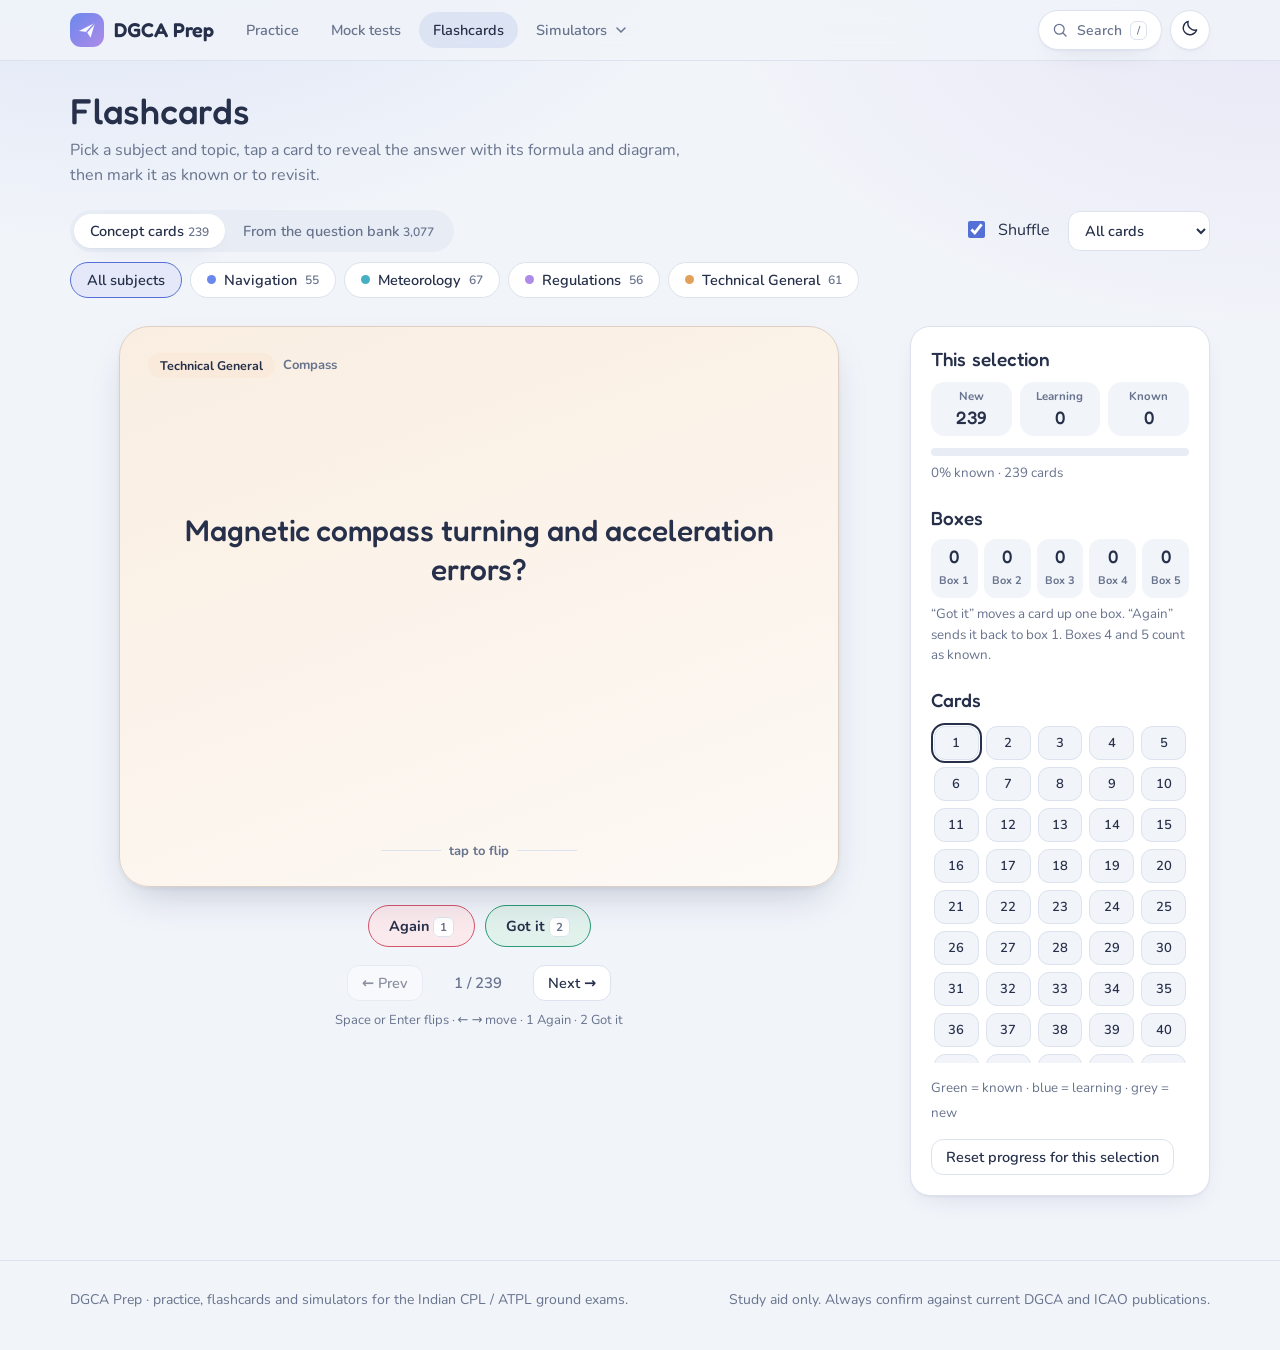
<file: flashcards.html>
<!DOCTYPE html>
<html lang="en">
<head>
<meta charset="utf-8">
<meta name="viewport" content="width=device-width, initial-scale=1, viewport-fit=cover">
<meta name="theme-color" content="#f1f4f9">
<meta name="description" content="Subject and topic flashcards with formulas and diagrams.">
<title>Flashcards · DGCA Prep</title>
<script>(function(){var t=null;try{t=localStorage.getItem('dgca.theme')}catch(e){}if(!t)t=matchMedia('(prefers-color-scheme: dark)').matches?'dark':'light';document.documentElement.setAttribute('data-theme',t)})()</script>
<link rel="preconnect" href="https://fonts.googleapis.com"><link rel="preconnect" href="https://fonts.gstatic.com" crossorigin>
<link href="https://fonts.googleapis.com/css2?family=Fredoka:wght@400;500;600&family=Nunito:wght@400;600;700;800&display=swap" rel="stylesheet">
<link rel="stylesheet" href="katex.min.css">
<link rel="stylesheet" href="theme.css">
</head>
<body>
<div class="site-hdr"><div class="hdr-in">
<a class="brand" href="index.html" aria-label="DGCA Prep home"><svg viewBox="0 0 40 40" aria-hidden="true"><defs><linearGradient id="bg1" x1="0" y1="0" x2="1" y2="1"><stop offset="0" stop-color="var(--c-nav)"/><stop offset="1" stop-color="var(--c-reg)"/></linearGradient></defs><rect width="40" height="40" rx="13" fill="url(#bg1)"/><path d="M10.5 21.2L29.5 11.5 24.2 29.2 19.8 22.4z" fill="#fff" opacity=".95"/><path d="M19.8 22.4L29.5 11.5" stroke="url(#bg1)" stroke-width="1.6" stroke-linecap="round"/></svg><b>DGCA Prep</b></a>
<nav class="nav" aria-label="Main">
<a href="practice.html">Practice</a><a href="practice.html?mode=test">Mock tests</a><a href="flashcards.html" class=on>Flashcards</a>
<div class="dd"><button type="button" aria-haspopup="true" aria-expanded="false">Simulators <svg viewBox="0 0 24 24" width="16" height="16" fill="none" stroke="currentColor" stroke-width="2.2" stroke-linecap="round"><path d="M6 9l6 6 6-6"/></svg></button><div class="dd-menu"><a href="altimeter.html"><span class="ic" style="color:var(--acc)"><svg viewBox="0 0 24 24" width="24" height="24" fill="none" stroke="currentColor" stroke-width="1.7" stroke-linecap="round" stroke-linejoin="round" aria-hidden="true"><circle cx="12" cy="12" r="9"/><path d="M12 12V6.5"/><path d="M12 12l4 2.3"/><path d="M12 3.6v1.4M12 19v1.4M3.6 12H5M19 12h1.4"/></svg></span><span><b>Altimeter Setting</b><small>QNH, QFE and STD: see how a wrong setting or cold air shifts true altitude.</small></span></a><a href="vor.html"><span class="ic" style="color:var(--acc)"><svg viewBox="0 0 24 24" width="24" height="24" fill="none" stroke="currentColor" stroke-width="1.7" stroke-linecap="round" stroke-linejoin="round" aria-hidden="true"><circle cx="12" cy="12" r="9"/><path d="M12 5l2.2 7H9.8z" fill="currentColor"/><path d="M12 19l-2.2-7h4.4z"/></svg></span><span><b>VOR</b><small>Radials, OBS, TO/FROM and the CDI.</small></span></a><a href="hold.html"><span class="ic" style="color:var(--acc)"><svg viewBox="0 0 24 24" width="24" height="24" fill="none" stroke="currentColor" stroke-width="1.7" stroke-linecap="round" stroke-linejoin="round" aria-hidden="true"><rect x="3.5" y="7" width="17" height="10" rx="5"/><path d="M12 7l-2.2-2.2M12 7l-2.2 2.2"/></svg></span><span><b>Holding Patterns</b><small>Random clearance, entry sector and a trail that turns red when you stray.</small></span></a><a href="rnav.html"><span class="ic" style="color:var(--acc)"><svg viewBox="0 0 24 24" width="24" height="24" fill="none" stroke="currentColor" stroke-width="1.7" stroke-linecap="round" stroke-linejoin="round" aria-hidden="true"><circle cx="5" cy="18" r="1.8"/><circle cx="11" cy="9" r="1.8"/><circle cx="19" cy="6" r="1.8"/><path d="M6.3 16.6l3.6-6.2M12.7 8.5l4.6-1.8" stroke-dasharray="2.5 2.5"/></svg></span><span><b>RNAV / RNP</b><small>Fly a waypoint route, watch cross-track error against the RNP limit.</small></span></a><a href="metar.html"><span class="ic" style="color:var(--acc)"><svg viewBox="0 0 24 24" width="24" height="24" fill="none" stroke="currentColor" stroke-width="1.7" stroke-linecap="round" stroke-linejoin="round" aria-hidden="true"><path d="M7 18.5h10a4 4 0 0 0 .6-7.95A5.6 5.6 0 0 0 7 9.4 4.6 4.6 0 0 0 7 18.5z"/></svg></span><span><b>METAR / TAF Decoder</b><small>Paste or generate a report, decode every group, then quiz yourself.</small></span></a><a href="radar.html"><span class="ic" style="color:var(--acc)"><svg viewBox="0 0 24 24" width="24" height="24" fill="none" stroke="currentColor" stroke-width="1.7" stroke-linecap="round" stroke-linejoin="round" aria-hidden="true"><circle cx="12" cy="12" r="9"/><circle cx="12" cy="12" r="4.8"/><path d="M12 12l6.2-4.6"/><circle cx="16.3" cy="15.2" r="1" fill="currentColor"/></svg></span><span><b>Primary & Secondary Radar</b><small>Echoes versus transponder replies on a PPI scope.</small></span></a></div></div>
</nav>
<div class="hdr-r"><button class="sbtn" type="button" data-search aria-label="Search"><svg viewBox="0 0 24 24" width="18" height="18" fill="none" stroke="currentColor" stroke-width="1.7" stroke-linecap="round" stroke-linejoin="round" aria-hidden="true"><circle cx="11" cy="11" r="6.5"/><path d="M16 16l4 4"/></svg><span class="lbl">Search</span><kbd>/</kbd></button>
<button class="ibtn" id="themeBtn" type="button" aria-label="Toggle light and dark mode" title="Light / dark"><span class="th-moon"><svg viewBox="0 0 24 24" width="20" height="20" fill="none" stroke="currentColor" stroke-width="1.7" stroke-linecap="round" stroke-linejoin="round" aria-hidden="true"><path d="M20 14.2A8.2 8.2 0 0 1 9.8 4a8.2 8.2 0 1 0 10.2 10.2z"/></svg></span><span class="th-sun"><svg viewBox="0 0 24 24" width="20" height="20" fill="none" stroke="currentColor" stroke-width="1.7" stroke-linecap="round" stroke-linejoin="round" aria-hidden="true"><circle cx="12" cy="12" r="4"/><path d="M12 2.5v2.2M12 19.3v2.2M2.5 12h2.2M19.3 12h2.2M5.3 5.3l1.6 1.6M17.1 17.1l1.6 1.6M5.3 18.7l1.6-1.6M17.1 6.9l1.6-1.6"/></svg></span></button></div>
</div></div>
<div class="ov" id="ov" role="dialog" aria-label="Search"><div class="ov-box"><input type="search" placeholder="Search topics, simulators, pages…" aria-label="Search"><div class="ov-res"></div></div></div>
<main class="wrap">
<div class="pg-t"><h1>Flashcards</h1><p>Pick a subject and topic, tap a card to reveal the answer with its formula and diagram, then mark it as known or to revisit.</p></div>
<div class="fc-bar">
<div class="tabs" id="deckTabs" role="tablist"><button data-deck="concept" role="tab">Concept cards <small id="nConcept"></small></button><button data-deck="bank" role="tab">From the question bank <small id="nBank"></small></button></div>
<div class="row" style="margin-left:auto;flex-wrap:wrap;gap:10px"><label class="ck" style="margin:0"><input type="checkbox" id="optShuf" checked> Shuffle</label><select id="optFilt" style="width:auto"><option value="all">All cards</option><option value="open">Not yet known</option><option value="new">New only</option><option value="known">Known only</option></select></div>
</div>
<div class="pills" id="subjPills" style="margin-top:10px"></div>
<div class="tchips" id="topicChips"></div>
<div class="deck">
<div>
<div class="scene" id="scene"></div>
<div class="rate" id="rate"><button class="a" id="bAgain" type="button">Again <span class="kbd">1</span></button><button class="k" id="bGot" type="button">Got it <span class="kbd">2</span></button></div>
<div class="nav2"><button id="bPrev" type="button" aria-label="Previous card">← Prev</button><span class="cnt" id="cnt"></span><button id="bNext" type="button" aria-label="Next card">Next →</button></div>
<p class="hint" style="text-align:center">Space or Enter flips · ← → move · 1 Again · 2 Got it</p>
</div>
<aside class="card" id="side"></aside>
</div>
</main>
<script src="katex.min.js"></script>
<script src="figs.js"></script>
<script src="flashcards.js"></script>
<script>
(function(){
const $=id=>document.getElementById(id);
const FC=window.FC,SUBJ=FC.subjects,SC={nav:'var(--c-nav)',met:'var(--c-met)',reg:'var(--c-reg)',tec:'var(--c-tec)'};
const LS={g(k,d){try{const v=JSON.parse(localStorage.getItem(k));return v==null?d:v}catch(e){return d}},s(k,v){try{localStorage.setItem(k,JSON.stringify(v))}catch(e){}}};
const esc=s=>String(s).replace(/[&<>]/g,c=>({'&':'&amp;','<':'&lt;','>':'&gt;'}[c]));
const L='ABCDEFGH',RM=matchMedia('(prefers-reduced-motion: reduce)').matches;
let SP=LS.g('sp.cards',{});           // id -> {b:box 1..5}
let deck='concept',sub=null,tops=new Set(),shuf=true,filt='all',order=[],pos=0,flipped=false,QBL=null,cur=null;
const tname={},sname={};SUBJ.forEach(s=>{sname[s.id]=s.name;s.topics.forEach(t=>tname[t.id]=t.name)});
/* ---- decks ---- */
function allCards(){
 if(deck==='concept')return FC.cards;
 return QBL?QBL.questions.map(q=>({id:q.id,s:q.s,t:q.t,q:q})):[];}
function status(id){const b=(SP[id]||{}).b||0;return b===0?'new':b>=4?'known':'learn'}
function selection(){
 return allCards().filter(c=>(!sub||c.s===sub)&&(!tops.size||tops.has(c.t)));}
function filtered(){
 return selection().filter(c=>{const st=status(c.id);return filt==='all'||(filt==='open'&&st!=='known')||(filt==='new'&&st==='new')||(filt==='known'&&st==='known')});}
function shuffle(a){a=a.slice();for(let i=a.length-1;i>0;i--){const j=Math.floor(Math.random()*(i+1));[a[i],a[j]]=[a[j],a[i]]}return a}
function build(keepId){
 const f=filtered();order=shuf?shuffle(f):f;pos=0;
 if(keepId){const i=order.findIndex(c=>c.id===keepId);if(i>=0)pos=i}
 flipped=false;render()}
/* ---- controls ---- */
function drawControls(){
 $('nConcept').textContent=FC.cards.length;$('nBank').textContent=QBL?QBL.questions.length.toLocaleString('en-US'):'3,077';
 document.querySelectorAll('#deckTabs button').forEach(b=>{const on=b.dataset.deck===deck;b.classList.toggle('on',on);b.setAttribute('aria-selected',on)});
 const cnt=id=>allCards().filter(c=>c.s===id).length;
 $('subjPills').innerHTML=`<button data-sub="" class="${sub?'':'on'}">All subjects</button>`+SUBJ.map(s=>`<button data-sub="${s.id}" class="${sub===s.id?'on':''}" style="--c:${SC[s.id]}"><i class="dot" style="--c:${SC[s.id]}"></i>${esc(s.name)} <small>${cnt(s.id)}</small></button>`).join('');
 const S=SUBJ.find(s=>s.id===sub);
 if(S){const c=allCards();$('topicChips').style.setProperty('--c',SC[S.id]);
  $('topicChips').innerHTML=`<button data-top="" class="${tops.size?'':'on'}">All topics</button>`+S.topics.map(t=>{const n=c.filter(x=>x.t===t.id).length;return n?`<button data-top="${t.id}" class="${tops.has(t.id)?'on':''}">${esc(t.name)}<small>${n}</small></button>`:''}).join('')}
 else $('topicChips').innerHTML='';
 $('optShuf').checked=shuf;$('optFilt').value=filt}
/* ---- card faces ---- */
function diagram(d){if(!d)return '';let s='';
 if(typeof d==='string')s=FIG.d(d);else if(d.raw)s=(FIG.raw||{})[d.raw]||'';else if(d.k)s=FIG.q(d);
 return s?`<div class="dg">${s}</div>`:''}
function tag(c){return `<div class="tag"><span class="chip">${esc(sname[c.s])}</span><span>${esc(tname[c.t])}</span></div>`}
function faces(c){
 if(c.q){const q=c.q,opts=q.o.map((o,i)=>`<span><b>${L[i]}</b>${esc(o)}</span>`).join('');
  return {front:`${tag(c)}<div class="q sm">${esc(q.q)}</div>${q.f?`<div class="dg">${FIG.q(q.f)}</div>`:''}<div class="opts">${opts}</div><div class="tap">tap to reveal the answer</div>`,
   back:`${tag(c)}<div class="ans"><span class="corr">${L[q.a]}.</span> ${esc(q.o[q.a])}</div>${q.e?`<div class="body"><p>${esc(q.e)}</p></div>`:'<div class="body"><p class="mute">No worked explanation for this one.</p></div>'}${q.f?`<div class="dg">${FIG.q(q.f)}</div>`:''}`}}
 const m=(c.m||[]).map((x,i)=>`<div class="fm" data-m="${i}"></div>`).join('');
 return {front:`${tag(c)}<div class="q">${esc(c.f)}</div><div class="tap">tap to flip</div>`,
  back:`${tag(c)}<div class="ans">${c.a}</div>${m}${diagram(c.d)}${c.l?`<div class="body"><ul>${c.l.map(x=>`<li>${x}</li>`).join('')}</ul></div>`:''}${c.tip?`<div class="tipb">${c.tip}</div>`:''}`}}
function sizeCard(){const el=$('fc');if(!el)return;el.style.setProperty('--h','360px');
 const f=el.querySelector('.front'),b=el.querySelector('.back');const h=Math.max(360,f.scrollHeight,b.scrollHeight);el.style.setProperty('--h',Math.min(h,820)+'px')}
function renderMath(c){if(!c||!c.m||!window.katex)return;$('fc').querySelectorAll('.fm').forEach(el=>{try{katex.render(c.m[+el.dataset.m],el,{displayMode:true,throwOnError:false})}catch(e){el.textContent=c.m[+el.dataset.m]}})}
function draw(){
 const sc=$('scene');
 if(!QBL&&deck==='bank'){sc.innerHTML='<div class="card" style="text-align:center;padding:60px 20px">Loading the question bank…</div>';return}
 if(!order.length){sc.innerHTML=`<div class="card" style="text-align:center;padding:50px 24px"><h3 style="margin-bottom:8px">No cards here</h3><p class="mute" style="margin:0 0 14px">${filt==='all'?'This selection has no cards.':'Nothing matches this filter. Try “All cards”.'}</p><button class="btn soft" id="resetFilt" type="button">Show all cards</button></div>`;return}
 if(pos>=order.length){const k=order.filter(c=>status(c.id)==='known').length;
  sc.innerHTML=`<div class="card" style="text-align:center;padding:44px 24px"><h3 style="font-size:26px;margin-bottom:8px">Deck finished</h3><p class="mute" style="margin:0 0 6px">${order.length} cards · ${k} known so far</p><div class="cta" style="justify-content:center;margin-top:18px"><button class="btn" id="again" type="button">Go through again</button><button class="btn soft" id="restart" type="button">Only cards not yet known</button></div></div>`;return}
 cur=order[pos];const f=faces(cur);
 sc.innerHTML=`<div class="fcard${flipped?' flip':''}" id="fc" role="button" tabindex="0" aria-label="Flashcard. Press space to flip." style="--c:${SC[cur.s]}"><div class="face front">${f.front}</div><div class="face back" aria-hidden="${!flipped}">${f.back}</div></div>`;
 renderMath(cur);sizeCard();requestAnimationFrame(sizeCard)}
function drawSide(){
 const sel=selection(),n=sel.length,cn={new:0,learn:0,known:0},bx=[0,0,0,0,0,0];
 sel.forEach(c=>{cn[status(c.id)]++;bx[(SP[c.id]||{}).b||0]++});
 const pct=n?Math.round(100*cn.known/n):0;
 let grid='';
 if(order.length&&order.length<=320)grid=`<div class="qg">${order.map((c,i)=>{const st=status(c.id);return `<button data-go="${i}" class="${st==='known'?'ok':st==='learn'?'ans':''}${i===pos?' cur':''}" aria-label="Card ${i+1}">${i+1}</button>`}).join('')}</div><small>Green = known · blue = learning · grey = new</small>`;
 else if(order.length)grid=`<div class="ctl"><label>Jump to card <output>${Math.min(pos+1,order.length)} of ${order.length}</output></label><input type="range" id="jump" min="1" max="${order.length}" value="${Math.min(pos+1,order.length)}"></div>`;
 $('side').innerHTML=`<h3 class="h" style="margin-top:0">This selection</h3><div class="read" style="grid-template-columns:repeat(3,1fr)"><div><small>New</small><b>${cn.new}</b></div><div><small>Learning</small><b>${cn.learn}</b></div><div><small>Known</small><b>${cn.known}</b></div></div>
 <div class="bar" style="margin:12px 0 4px"><i style="width:${pct}%"></i></div><small>${pct}% known · ${n} cards</small>
 <h3 class="h">Boxes</h3><div class="lb">${[1,2,3,4,5].map(i=>`<div><b>${bx[i]}</b><small>Box ${i}</small></div>`).join('')}</div>
 <small style="display:block;margin-top:6px">“Got it” moves a card up one box. “Again” sends it back to box 1. Boxes 4 and 5 count as known.</small>
 <h3 class="h">Cards</h3>${grid}<div class="btns"><button id="resetSel" type="button">Reset progress for this selection</button></div>`}
function render(){draw();drawSide();
 $('cnt').textContent=order.length?`${Math.min(pos+1,order.length)} / ${order.length}`:'0 / 0';
 $('bPrev').disabled=pos<=0||!order.length;$('bNext').disabled=pos>=order.length;
 $('rate').style.visibility=(order.length&&pos<order.length)?'visible':'hidden'}
/* ---- actions ---- */
function swap(fn){const el=$('fc');if(flipped&&el&&!RM){el.classList.remove('flip');flipped=false;setTimeout(fn,330)}else{flipped=false;fn()}}
function go(d){if(!order.length)return;const np=Math.max(0,Math.min(order.length,pos+d));if(np===pos)return;swap(()=>{pos=np;render()})}
function jump(i){swap(()=>{pos=i;render()})}
function flip(){const el=$('fc');if(!el)return;flipped=!flipped;el.classList.toggle('flip',flipped);el.querySelector('.back').setAttribute('aria-hidden',!flipped)}
function rate(ok){if(!cur||pos>=order.length)return;const b=(SP[cur.id]||{}).b||0;SP[cur.id]={b:ok?Math.min(5,b+1):1,t:Date.now()};LS.s('sp.cards',SP);swap(()=>{pos++;render()})}
function setDeck(d){if(d===deck)return;deck=d;tops=new Set();if(d==='bank'&&!QBL){drawControls();order=[];render();const s=document.createElement('script');s.src='questions.js';s.onload=()=>{QBL=window.QB;drawControls();build()};document.head.appendChild(s);return}drawControls();build()}
document.addEventListener('click',e=>{const t=e.target;
 const d=t.closest('[data-deck]');if(d)return setDeck(d.dataset.deck);
 const s=t.closest('[data-sub]');if(s){sub=s.dataset.sub||null;tops=new Set();drawControls();return build()}
 const tp=t.closest('[data-top]');if(tp){const id=tp.dataset.top;if(!id)tops=new Set();else tops.has(id)?tops.delete(id):tops.add(id);drawControls();return build()}
 if(t.closest('#fc')){return flip()}
 const g=t.closest('[data-go]');if(g)return jump(+g.dataset.go);
 if(t.closest('#bPrev'))return go(-1);if(t.closest('#bNext'))return go(1);
 if(t.closest('#bAgain'))return rate(false);if(t.closest('#bGot'))return rate(true);
 if(t.closest('#again')){filt='all';drawControls();return build()}
 if(t.closest('#restart')){filt='open';drawControls();return build()}
 if(t.closest('#resetFilt')){filt='all';drawControls();return build()}
 if(t.closest('#resetSel')){if(!confirm('Reset progress for the cards in this selection?'))return;selection().forEach(c=>delete SP[c.id]);LS.s('sp.cards',SP);return build()}});
document.addEventListener('input',e=>{if(e.target.id==='jump'){$('side').querySelector('output').textContent=e.target.value+' of '+order.length}});
document.addEventListener('change',e=>{const t=e.target;
 if(t.id==='jump')return jump(+t.value-1);
 if(t.id==='optShuf'){shuf=t.checked;return build(cur&&cur.id)}
 if(t.id==='optFilt'){filt=t.value;return build()}});
addEventListener('keydown',e=>{const t=e.target,tag=t.tagName;if(e.ctrlKey||e.metaKey||e.altKey)return;
 if(/INPUT|SELECT|TEXTAREA/.test(tag))return;
 if(e.key==='ArrowRight'){go(1)}else if(e.key==='ArrowLeft'){go(-1)}
 else if((e.key===' '||e.key==='Enter')&&(tag==='BODY'||t.id==='fc')){e.preventDefault();flip()}
 else if(e.key==='1'){rate(false)}else if(e.key==='2'){rate(true)}});
addEventListener('resize',sizeCard);if(document.fonts&&document.fonts.ready)document.fonts.ready.then(sizeCard);
/* deep links */
(function(){const u=new URLSearchParams(location.search),s=u.get('sub');
 if(u.get('deck')==='bank')deck='concept';  // loaded below
 if(s&&SUBJ.some(x=>x.id===s)){sub=s;(u.get('topic')||'').split(',').filter(Boolean).forEach(t=>{if(tname[t])tops.add(t)})}
 const wantBank=u.get('deck')==='bank';
 drawControls();build();
 if(wantBank){deck='concept';setDeck('bank')}})();
})();
</script>
<footer class="ft"><div class="wrap"><span>DGCA Prep · practice, flashcards and simulators for the Indian CPL / ATPL ground exams.</span><span>Study aid only. Always confirm against current DGCA and ICAO publications.</span></div></footer>
<script src="search-index.js"></script>
<script src="app.js"></script>
</body>
</html>
</file>
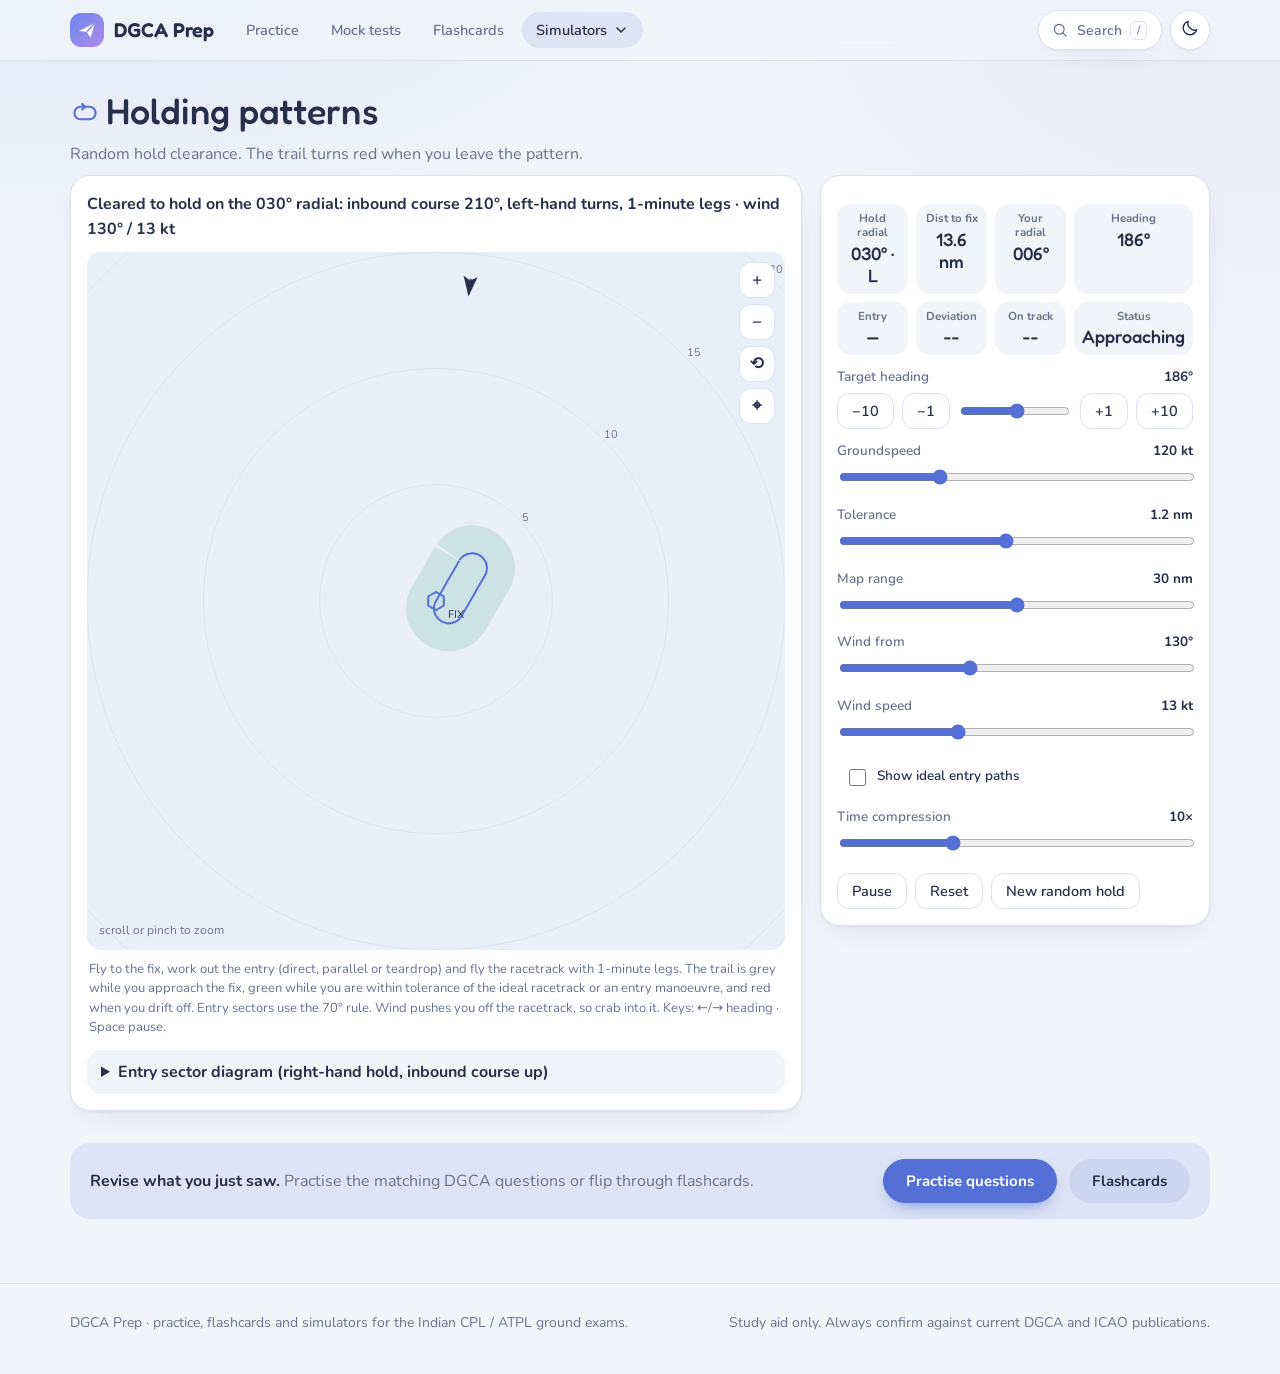
<file: hold.html>
<!DOCTYPE html>
<html lang="en">
<head>
<meta charset="utf-8">
<meta name="viewport" content="width=device-width, initial-scale=1, viewport-fit=cover">
<meta name="theme-color" content="#f1f4f9">
<meta name="description" content="Random clearance, entry sector and a trail that turns red when you stray.">
<title>Holding Patterns · DGCA Prep</title>
<script>(function(){var t=null;try{t=localStorage.getItem('dgca.theme')}catch(e){}if(!t)t=matchMedia('(prefers-color-scheme: dark)').matches?'dark':'light';document.documentElement.setAttribute('data-theme',t)})()</script>
<link rel="preconnect" href="https://fonts.googleapis.com"><link rel="preconnect" href="https://fonts.gstatic.com" crossorigin>
<link href="https://fonts.googleapis.com/css2?family=Fredoka:wght@400;500;600&family=Nunito:wght@400;600;700;800&display=swap" rel="stylesheet">
<style>
canvas{width:100%;display:block;border-radius:8px;background:var(--map)}.pair{display:flex;gap:10px;flex-wrap:wrap}.pair svg{flex:1 1 260px;max-width:340px;margin:auto;display:block}.ind{width:100%;max-width:340px;display:block;margin:0 auto}select{font:inherit;color:var(--ink);background:var(--bg);border:1px solid var(--line);border-radius:8px;padding:5px 10px;width:100%}input[type=checkbox]{accent-color:var(--acc)}.ctl label.ck{justify-content:flex-start;gap:8px;color:var(--ink)}
.zt{position:absolute;top:8px;right:8px;display:flex;flex-direction:column;gap:6px}.zt button{width:34px;height:34px;padding:0;font-size:17px;background:var(--panel);border-radius:8px}.zl{position:absolute;left:10px;bottom:8px;font-size:12px;color:var(--mute);pointer-events:none}
</style>
<link rel="stylesheet" href="theme.css">
</head>
<body>
<div class="site-hdr"><div class="hdr-in">
<a class="brand" href="index.html" aria-label="DGCA Prep home"><svg viewBox="0 0 40 40" aria-hidden="true"><defs><linearGradient id="bg1" x1="0" y1="0" x2="1" y2="1"><stop offset="0" stop-color="var(--c-nav)"/><stop offset="1" stop-color="var(--c-reg)"/></linearGradient></defs><rect width="40" height="40" rx="13" fill="url(#bg1)"/><path d="M10.5 21.2L29.5 11.5 24.2 29.2 19.8 22.4z" fill="#fff" opacity=".95"/><path d="M19.8 22.4L29.5 11.5" stroke="url(#bg1)" stroke-width="1.6" stroke-linecap="round"/></svg><b>DGCA Prep</b></a>
<nav class="nav" aria-label="Main">
<a href="practice.html">Practice</a><a href="practice.html?mode=test">Mock tests</a><a href="flashcards.html">Flashcards</a>
<div class="dd on"><button type="button" aria-haspopup="true" aria-expanded="false">Simulators <svg viewBox="0 0 24 24" width="16" height="16" fill="none" stroke="currentColor" stroke-width="2.2" stroke-linecap="round"><path d="M6 9l6 6 6-6"/></svg></button><div class="dd-menu"><a href="altimeter.html"><span class="ic" style="color:var(--acc)"><svg viewBox="0 0 24 24" width="24" height="24" fill="none" stroke="currentColor" stroke-width="1.7" stroke-linecap="round" stroke-linejoin="round" aria-hidden="true"><circle cx="12" cy="12" r="9"/><path d="M12 12V6.5"/><path d="M12 12l4 2.3"/><path d="M12 3.6v1.4M12 19v1.4M3.6 12H5M19 12h1.4"/></svg></span><span><b>Altimeter Setting</b><small>QNH, QFE and STD: see how a wrong setting or cold air shifts true altitude.</small></span></a><a href="vor.html"><span class="ic" style="color:var(--acc)"><svg viewBox="0 0 24 24" width="24" height="24" fill="none" stroke="currentColor" stroke-width="1.7" stroke-linecap="round" stroke-linejoin="round" aria-hidden="true"><circle cx="12" cy="12" r="9"/><path d="M12 5l2.2 7H9.8z" fill="currentColor"/><path d="M12 19l-2.2-7h4.4z"/></svg></span><span><b>VOR</b><small>Radials, OBS, TO/FROM and the CDI.</small></span></a><a href="hold.html" class=on><span class="ic" style="color:var(--acc)"><svg viewBox="0 0 24 24" width="24" height="24" fill="none" stroke="currentColor" stroke-width="1.7" stroke-linecap="round" stroke-linejoin="round" aria-hidden="true"><rect x="3.5" y="7" width="17" height="10" rx="5"/><path d="M12 7l-2.2-2.2M12 7l-2.2 2.2"/></svg></span><span><b>Holding Patterns</b><small>Random clearance, entry sector and a trail that turns red when you stray.</small></span></a><a href="rnav.html"><span class="ic" style="color:var(--acc)"><svg viewBox="0 0 24 24" width="24" height="24" fill="none" stroke="currentColor" stroke-width="1.7" stroke-linecap="round" stroke-linejoin="round" aria-hidden="true"><circle cx="5" cy="18" r="1.8"/><circle cx="11" cy="9" r="1.8"/><circle cx="19" cy="6" r="1.8"/><path d="M6.3 16.6l3.6-6.2M12.7 8.5l4.6-1.8" stroke-dasharray="2.5 2.5"/></svg></span><span><b>RNAV / RNP</b><small>Fly a waypoint route, watch cross-track error against the RNP limit.</small></span></a><a href="metar.html"><span class="ic" style="color:var(--acc)"><svg viewBox="0 0 24 24" width="24" height="24" fill="none" stroke="currentColor" stroke-width="1.7" stroke-linecap="round" stroke-linejoin="round" aria-hidden="true"><path d="M7 18.5h10a4 4 0 0 0 .6-7.95A5.6 5.6 0 0 0 7 9.4 4.6 4.6 0 0 0 7 18.5z"/></svg></span><span><b>METAR / TAF Decoder</b><small>Paste or generate a report, decode every group, then quiz yourself.</small></span></a><a href="radar.html"><span class="ic" style="color:var(--acc)"><svg viewBox="0 0 24 24" width="24" height="24" fill="none" stroke="currentColor" stroke-width="1.7" stroke-linecap="round" stroke-linejoin="round" aria-hidden="true"><circle cx="12" cy="12" r="9"/><circle cx="12" cy="12" r="4.8"/><path d="M12 12l6.2-4.6"/><circle cx="16.3" cy="15.2" r="1" fill="currentColor"/></svg></span><span><b>Primary & Secondary Radar</b><small>Echoes versus transponder replies on a PPI scope.</small></span></a></div></div>
</nav>
<div class="hdr-r"><button class="sbtn" type="button" data-search aria-label="Search"><svg viewBox="0 0 24 24" width="18" height="18" fill="none" stroke="currentColor" stroke-width="1.7" stroke-linecap="round" stroke-linejoin="round" aria-hidden="true"><circle cx="11" cy="11" r="6.5"/><path d="M16 16l4 4"/></svg><span class="lbl">Search</span><kbd>/</kbd></button>
<button class="ibtn" id="themeBtn" type="button" aria-label="Toggle light and dark mode" title="Light / dark"><span class="th-moon"><svg viewBox="0 0 24 24" width="20" height="20" fill="none" stroke="currentColor" stroke-width="1.7" stroke-linecap="round" stroke-linejoin="round" aria-hidden="true"><path d="M20 14.2A8.2 8.2 0 0 1 9.8 4a8.2 8.2 0 1 0 10.2 10.2z"/></svg></span><span class="th-sun"><svg viewBox="0 0 24 24" width="20" height="20" fill="none" stroke="currentColor" stroke-width="1.7" stroke-linecap="round" stroke-linejoin="round" aria-hidden="true"><circle cx="12" cy="12" r="4"/><path d="M12 2.5v2.2M12 19.3v2.2M2.5 12h2.2M19.3 12h2.2M5.3 5.3l1.6 1.6M17.1 17.1l1.6 1.6M5.3 18.7l1.6-1.6M17.1 6.9l1.6-1.6"/></svg></span></button></div>
</div></div>
<div class="ov" id="ov" role="dialog" aria-label="Search"><div class="ov-box"><input type="search" placeholder="Search topics, simulators, pages…" aria-label="Search"><div class="ov-res"></div></div></div>
<main class="wrap"><div class="pg-t"><h1><span style="color:var(--acc);vertical-align:-4px;margin-right:6px"><svg viewBox="0 0 24 24" width="30" height="30" fill="none" stroke="currentColor" stroke-width="1.7" stroke-linecap="round" stroke-linejoin="round" aria-hidden="true"><rect x="3.5" y="7" width="17" height="10" rx="5"/><path d="M12 7l-2.2-2.2M12 7l-2.2 2.2"/></svg></span>Holding patterns</h1><p>Random hold clearance. The trail turns red when you leave the pattern.</p></div>
<div class="grid"><div class="box"><p class="tt" id="clr"></p><canvas id="map" data-fo="1" style="aspect-ratio:1/1;max-height:80vh"></canvas>
<p class="hint">Fly to the fix, work out the entry (direct, parallel or teardrop) and fly the racetrack with 1-minute legs. The trail is grey while you approach the fix, green while you are within tolerance of the ideal racetrack or an entry manoeuvre, and red when you drift off. Entry sectors use the 70° rule. Wind pushes you off the racetrack, so crab into it. Keys: ←/→ heading · Space pause.</p><details><summary>Entry sector diagram (right-hand hold, inbound course up)</summary><svg viewBox="0 0 420 300" role="img" aria-label="Holding pattern entry sectors" style="width:100%;max-width:560px;display:block;margin:8px auto"><clipPath id="hc"><rect width="420" height="300"/></clipPath><g clip-path="url(#hc)"><polygon points="210,110 389,175 420,300 0,300 31,45" fill="#2563eb" opacity=".18"/><polygon points="210,110 0,34 0,0 210,0" fill="#f59e0b" opacity=".28"/><polygon points="210,110 210,0 420,0 420,186" fill="#16a34a" opacity=".22"/><path d="M-50 45L470 175" stroke="var(--mute)" stroke-dasharray="6 5"/><path d="M210 0V300" stroke="var(--mute)" stroke-dasharray="2 5"/></g>
<path d="M210 250V110A30 30 0 0 1 270 110V250A30 30 0 0 1 210 250" fill="none" stroke="var(--acc)" stroke-width="3"/><path d="M210 190v-12l-5 8h10z" fill="var(--acc)"/><circle cx="210" cy="110" r="6" fill="var(--ink)"/>
<text x="216" y="104" font-size="12" fill="var(--ink)">FIX</text><text x="100" y="230" text-anchor="middle" font-size="14" font-weight="700" fill="var(--ink)">DIRECT</text><text x="100" y="248" text-anchor="middle" font-size="11" fill="var(--mute)">turn right onto the outbound leg</text>
<text x="62" y="30" text-anchor="middle" font-size="14" font-weight="700" fill="var(--ink)">TEARDROP (70°)</text><text x="62" y="46" text-anchor="middle" font-size="11" fill="var(--mute)">30° off outbound, then turn right</text>
<text x="330" y="40" text-anchor="middle" font-size="14" font-weight="700" fill="var(--ink)">PARALLEL (110°)</text><text x="330" y="56" text-anchor="middle" font-size="11" fill="var(--mute)">outbound parallel, then turn left</text>
<text x="210" y="290" text-anchor="middle" font-size="11" fill="var(--mute)">Sectors show where you approach from. The dashed line is the 70° line. For a left-hand pattern, mirror the diagram.</text></svg></details></div><div class="box"><div class="read"><div><small>Hold radial</small><b id="qR">--</b></div><div><small>Dist to fix</small><b id="qD">--</b></div><div><small>Your radial</small><b id="qA">--</b></div><div><small>Heading</small><b id="qH">--</b></div><div><small>Entry</small><b id="qE">--</b></div><div><small>Deviation</small><b id="qV">--</b></div><div><small>On track</small><b id="qP">--</b></div><div><small>Status</small><b id="qS">--</b></div></div><div class="ctl"><label>Target heading <output id="o_tgt" data-u="°" data-p="1"></output></label><div class="row"><button data-d="tgt:-10">−10</button><button data-d="tgt:-1">−1</button><input type="range" id="tgt" min="0" max="359" step="1" value="0" data-w="1"><button data-d="tgt:1">+1</button><button data-d="tgt:10">+10</button></div></div><div class="ctl"><label>Groundspeed <output id="o_spd" data-u=" kt"></output></label><input type="range" id="spd" min="90" max="200" step="1" value="120" style="width:100%"></div><div class="ctl"><label>Tolerance <output id="o_tol" data-u=" nm"></output></label><input type="range" id="tol" min="0.5" max="2" step="0.1" value="1.2" style="width:100%"></div><div class="ctl"><label>Map range <output id="o_rng" data-u=" nm"></output></label><input type="range" id="rng" min="10" max="50" step="1" value="30" style="width:100%"></div><div class="ctl"><label>Wind from <output id="o_wd" data-u="°" data-p="1"></output></label><input type="range" id="wd" min="0" max="359" step="1" value="0" data-w="1" style="width:100%"></div><div class="ctl"><label>Wind speed <output id="o_ws" data-u=" kt"></output></label><input type="range" id="ws" min="0" max="40" step="1" value="0" style="width:100%"></div><div class="ctl"><label class="ck"><input type="checkbox" id="ent"> Show ideal entry paths</label></div><div class="ctl"><label>Time compression <output id="o_ts" data-u="×"></output></label><input type="range" id="ts" min="1" max="30" step="1" value="10" style="width:100%"></div><div class="btns"><button id="pause">Pause</button><button id="reset">Reset</button><button id="new">New random hold</button></div></div></div>
<script>
const $=id=>document.getElementById(id),n360=a=>((a%360)+360)%360,n180=a=>{a=n360(a);return a>180?a-360:a},rad=d=>d*Math.PI/180,cl=(v,a,b)=>Math.max(a,Math.min(b,v)),pad=v=>String(Math.round(n360(v))%360).padStart(3,'0');
const cssv=()=>{const cs=getComputedStyle(document.documentElement);return k=>cs.getPropertyValue(k).trim()};
const T=(id,v,c)=>{const e=$(id);e.textContent=v;e.style.color=c||''};
const turn=(h,t,sd)=>{const d=n180(t-h),s=3*sd;return n360(Math.abs(d)<=s?t:h+Math.sign(d)*s)};
function zoomify(cv,ctx0,o){const z={k:1,x:0,y:0,moved:false},P=new Map();let pd=0,lb=null,fb=null;const setFo=v=>{z.fo=v;if(fb){fb.style.background=v?'var(--acc)':'var(--panel)';fb.style.color=v?'#fff':''}};
const ctx=new Proxy(ctx0,{get(t,k){if(k==='__z')return z.k;if(k==='__f')return(x,y)=>{z.fp=[x,y]};if(k==='clearRect')return apply;if(k==='setLineDash')return a=>t.setLineDash(a.map(x=>x/z.k));const v=t[k];return typeof v==='function'?v.bind(t):v},
set(t,k,v){if(k==='lineWidth')v=v/z.k;else if(k==='font')v=String(v).replace(/(\d+(?:\.\d+)?)px/,(m,n)=>(n/z.k)+'px');t[k]=v;return true}});
function apply(){const d=devicePixelRatio||1,k=z.k;if(z.fo&&z.fp&&k>1){z.x=-k*(z.fp[0]-o.W/2);z.y=-k*(z.fp[1]-o.H/2);clamp()}ctx0.setTransform(d,0,0,d,0,0);ctx0.clearRect(0,0,o.W,o.H);ctx0.setTransform(d*k,0,0,d*k,d*(o.W/2*(1-k)+z.x),d*(o.H/2*(1-k)+z.y));if(lb)lb.textContent=k>1.01?'×'+k.toFixed(1)+' · drag to pan · double-click to reset':'scroll or pinch to zoom'}
function clamp(){const mx=o.W/2*(z.k-1),my=o.H/2*(z.k-1);z.x=Math.max(-mx,Math.min(mx,z.x));z.y=Math.max(-my,Math.min(my,z.y));if(z.k<=1.001){z.k=1;z.x=z.y=0}cv.style.touchAction=z.k>1?'none':'pan-y';cv.style.cursor=z.k>1?'grab':''}
function zoomAt(px,py,f){const k0=z.k,k=Math.max(1,Math.min(12,k0*f)),r=k/k0,cx=o.W/2,cy=o.H/2;z.x=px-cx-r*(px-cx-z.x);z.y=py-cy-r*(py-cy-z.y);z.k=k;clamp()}
const rc=()=>cv.getBoundingClientRect(),reset=()=>{z.k=1;clamp()},dist=()=>{const[a,b]=[...P.values()];return Math.hypot(a.x-b.x,a.y-b.y)};
if(cv.parentNode&&document.createElement){const w=document.createElement('div');w.style.position='relative';cv.parentNode.insertBefore(w,cv);w.appendChild(cv);const tb=document.createElement('div');tb.className='zt';
[['+','Zoom in',1.4],['−','Zoom out',1/1.4],['⟲','Reset view',0]].concat(cv.dataset.fo?[['⌖','Follow the aircraft',-1]]:[]).forEach(([t,ti,f])=>{const b=document.createElement('button');b.type='button';b.textContent=t;b.title=ti;if(f===-1)fb=b;b.onclick=()=>f===-1?setFo(!z.fo):f?zoomAt(o.W/2,o.H/2,f):reset();tb.appendChild(b)});
w.appendChild(tb);lb=document.createElement('span');lb.className='zl';w.appendChild(lb)}
cv.addEventListener('wheel',e=>{e.preventDefault();const r=rc();zoomAt(e.clientX-r.left,e.clientY-r.top,Math.exp(-e.deltaY*.0015))},{passive:false});
cv.addEventListener('pointerdown',e=>{if(cv.setPointerCapture)cv.setPointerCapture(e.pointerId);P.set(e.pointerId,{x:e.clientX,y:e.clientY,sx:e.clientX,sy:e.clientY});z.moved=false;if(P.size===2)pd=dist()});
cv.addEventListener('pointermove',e=>{const p=P.get(e.pointerId);if(!p)return;
if(P.size===2){p.x=e.clientX;p.y=e.clientY;const d=dist(),[a,b]=[...P.values()],r=rc();zoomAt((a.x+b.x)/2-r.left,(a.y+b.y)/2-r.top,d/pd);pd=d;z.moved=true;return}
if(Math.hypot(e.clientX-p.sx,e.clientY-p.sy)>5)z.moved=true;if(z.k>1){if(z.moved&&z.fo)setFo(false);z.x+=e.clientX-p.x;z.y+=e.clientY-p.y;clamp()}p.x=e.clientX;p.y=e.clientY});
['pointerup','pointercancel'].forEach(t=>cv.addEventListener(t,e=>P.delete(e.pointerId)));
cv.addEventListener('dblclick',reset);
window.__zs=window.__zs||[];window.__zs.push(z);window.__zp=window.__zp||{zoomAt,o};
if(!window.__zk){window.__zk=1;addEventListener('keydown',e=>{if(/INPUT|SELECT|TEXTAREA/.test(e.target.tagName))return;const p=window.__zp,c=p.o;
if(e.key==='+'||e.key==='=')p.zoomAt(c.W/2,c.H/2,1.4);else if(e.key==='-')p.zoomAt(c.W/2,c.H/2,1/1.4);else if(e.key==='0')p.zoomAt(c.W/2,c.H/2,1e-9)})}
return{ctx,z,zoomAt}}
function C(id){const cv=$(id),ctx0=cv.getContext('2d'),o={cv,W:0,H:0,fit(){const d=devicePixelRatio||1;o.W=cv.clientWidth;o.H=cv.clientHeight;cv.width=o.W*d;cv.height=o.H*d;ctx0.setTransform(d,0,0,d,0,0)}};
o.fit();const zz=cv.dataset.nz?null:zoomify(cv,ctx0,o);o.ctx=zz?zz.ctx:ctx0;if(zz){o.z=zz.z;o.zoomAt=zz.zoomAt}addEventListener('resize',o.fit);return o}
function ac(ctx,x,y,h,c){if(ctx.__f)ctx.__f(x,y);ctx.save();ctx.translate(x,y);ctx.rotate(rad(h));const k=1/(ctx.__z||1);ctx.scale(k,k);ctx.fillStyle=c;ctx.beginPath();ctx.moveTo(0,-11);ctx.lineTo(7,9);ctx.lineTo(0,5);ctx.lineTo(-7,9);ctx.closePath();ctx.fill();ctx.restore()}
const syncOut=()=>document.querySelectorAll('output').forEach(o=>{const v=S[o.id.slice(2)];o.textContent=(o.dataset.p?pad(v):v)+(o.dataset.u||'')});
let S,D,K;
function wire(keys,reset){K=[...document.querySelectorAll('input[type=range]')].map(e=>e.id);
K.forEach(k=>$(k).addEventListener('input',e=>S[k]=+e.target.value));
const nudge=(k,d)=>{const el=$(k);S[k]=el.dataset.w?n360(Math.round(S[k])+d):cl(S[k]+d,+el.min,+el.max);el.value=S[k]};
document.querySelectorAll('[data-d]').forEach(b=>b.onclick=()=>{const[k,d]=b.dataset.d.split(':');nudge(k,+d)});
$('pause').onclick=()=>{if(S.stop)return;S.paused=!S.paused;$('pause').textContent=S.paused?'Resume':'Pause'};
$('reset').onclick=()=>{Object.assign(S,D,{paused:false,stop:false,trail:[]});K.forEach(k=>$(k).value=S[k]);$('pause').textContent='Pause';reset&&reset()};
addEventListener('keydown',e=>{if(e.target.tagName==='SELECT')return;const m=keys[e.key];if(m){nudge(...m);e.preventDefault()}
if(e.key===' '&&e.target.tagName!=='BUTTON'){$('pause').click();e.preventDefault()}})}
function run(step,draw){let last=performance.now();(function f(now){const dt=Math.min(.1,(now-last)/1000);last=now;if(!S.paused)step(dt*S.ts);draw();requestAnimationFrame(f)})(last)}
function live(f){K=[...document.querySelectorAll('input[type=range]')].map(e=>e.id);S={};
K.forEach(k=>{S[k]=+$(k).value;$(k).addEventListener('input',e=>{S[k]=+e.target.value;f()})});
document.querySelectorAll('select').forEach(e=>{S[e.id]=+e.value;e.addEventListener('change',()=>{S[e.id]=+e.value;f()})});
document.querySelectorAll('input[type=checkbox]').forEach(e=>{S[e.id]=e.checked;e.addEventListener('change',()=>{S[e.id]=e.checked;f()})});
document.querySelectorAll('[data-d]').forEach(b=>b.onclick=()=>{const[k,d]=b.dataset.d.split(':'),el=$(k);S[k]=el.dataset.w?n360(S[k]+ +d):cl(S[k]+ +d,+el.min,+el.max);el.value=S[k];f()});
addEventListener('resize',f);f()}
function arr(ctx,x1,y1,x2,y2,c,w){ctx.strokeStyle=ctx.fillStyle=c;ctx.lineWidth=w;ctx.beginPath();ctx.moveTo(x1,y1);ctx.lineTo(x2,y2);ctx.stroke();const a=Math.atan2(y2-y1,x2-x1);ctx.beginPath();ctx.moveTo(x2,y2);ctx.lineTo(x2-12*Math.cos(a-.4),y2-12*Math.sin(a-.4));ctx.lineTo(x2-12*Math.cos(a+.4),y2-12*Math.sin(a+.4));ctx.fill()}
function plane(ctx,x,y,c){ctx.save();ctx.translate(x,y);const k=1/(ctx.__z||1);ctx.scale(k,k);ctx.beginPath();ctx.moveTo(11,0);ctx.lineTo(-9,-6);ctx.lineTo(-4,0);ctx.lineTo(-9,6);ctx.closePath();ctx.fillStyle=c;ctx.fill();ctx.restore()}

D={x:0,y:14,hdg:180,tgt:180,spd:120,tol:1.2,rng:30,ts:10,ws:0,wd:0,lg:1};
S={...D,paused:false,stop:false,trail:[],ent:false,R:90,s:1,st:{x:0,y:14,h:180},arm:false,ok:0,n:0,entry:'',acc:0,dev:0};
const M=C('map');
function ref(){const IC=n360(S.R+180),u=[Math.sin(rad(IC)),Math.cos(rad(IC))],q=[Math.cos(rad(IC))*S.s,-Math.sin(rad(IC))*S.s],r=S.spd/188.5,L=S.spd/60*S.lg,RT=[],AP=[],TD=[],c=Math.cos,s=Math.sin;
for(let t=0;t<=1.001;t+=.05)RT.push([-u[0]*L*(1-t),-u[1]*L*(1-t)]);
for(let f=0;f<=3.1416;f+=.1)RT.push([r*q[0]*(1-c(f))+r*u[0]*s(f),r*q[1]*(1-c(f))+r*u[1]*s(f)]);
for(let t=0;t<=1.001;t+=.05)RT.push([2*r*q[0]-t*L*u[0],2*r*q[1]-t*L*u[1]]);
for(let f=0;f<=3.1416;f+=.1)RT.push([r*q[0]*(1+c(f))-L*u[0]-r*u[0]*s(f),r*q[1]*(1+c(f))-L*u[1]-r*u[1]*s(f)]);
for(let t=0;t<=1.001;t+=.05)AP.push([-t*L*u[0],-t*L*u[1]]);
for(let f=0;f<=3.1416;f+=.1)AP.push([-L*u[0]+r*q[0]*(1-c(f))-r*u[0]*s(f),-L*u[1]+r*q[1]*(1-c(f))-r*u[1]*s(f)]);
for(let t=0;t<=1.001;t+=.05)AP.push([(1-t)*(-L*u[0]+2*r*q[0]),(1-t)*(-L*u[1]+2*r*q[1])]);
for(let t=0;t<=1.001;t+=.05)TD.push([t*L*(-.866*u[0]+.5*q[0]),t*L*(-.866*u[1]+.5*q[1])]);
const E=TD[TD.length-1];for(let t=0;t<=1.001;t+=.05)TD.push([E[0]+t*(-L*u[0]-E[0]),E[1]+t*(-L*u[1]-E[1])]);
return{RT,AP,TD}}
const dist=(p,Q)=>Q.reduce((m,a)=>Math.min(m,Math.hypot(a[0]-p[0],a[1]-p[1])),99);
function step(sd){S.hdg=turn(S.hdg,S.tgt,sd);S.x+=(Math.sin(rad(S.hdg))*S.spd-S.ws*Math.sin(rad(S.wd)))/3600*sd;S.y+=(Math.cos(rad(S.hdg))*S.spd-S.ws*Math.cos(rad(S.wd)))/3600*sd;
if(!S.arm&&Math.hypot(S.x,S.y)<.6){S.arm=true;const rel=n180(S.hdg-n360(S.R+180))*S.s;S.entry=rel>=-70&&rel<=110?'Direct':rel>110?'Teardrop':'Parallel'}
const g=ref(),p=[S.x,S.y];S.dev=Math.min(dist(p,g.RT),dist(p,g.AP),dist(p,g.TD));const ok=S.arm?S.dev<=S.tol:null;
if((S.acc+=sd)>2){S.acc=0;S.trail.push([S.x,S.y,ok]);if(S.arm){S.n++;if(ok)S.ok++}if(S.trail.length>900)S.trail.shift()}}
function ui(){const f=Math.hypot(S.x,S.y),on=S.dev<=S.tol;
T('qR',pad(S.R)+'° · '+(S.s>0?'R':'L'));T('qD',f.toFixed(1)+' nm');T('qA',pad(Math.atan2(S.x,S.y)*180/Math.PI)+'°');T('qH',pad(S.hdg)+'°');T('qE',S.entry||'—');
T('qV',S.arm?S.dev.toFixed(2)+' nm':'--');T('qP',S.n?Math.round(100*S.ok/S.n)+'%':'--');
T('qS',S.arm?(on?'ON TRACK':'OFF TRACK'):'Approaching',S.arm?(on?'var(--ok)':'var(--bad)'):'');syncOut()}
function draw(){const v=cssv(),{ctx,W,H}=M,sc=Math.min(W,H)/S.rng,X=x=>W/2+x*sc,Y=y=>H/2-y*sc,g=ref();
ctx.clearRect(0,0,W,H);ctx.font='11px Nunito,system-ui';ctx.textAlign='left';ctx.textBaseline='middle';ctx.lineWidth=1;ctx.strokeStyle=v('--line');ctx.fillStyle=v('--mute');
for(let r=5;r<S.rng;r+=5){ctx.beginPath();ctx.arc(X(0),Y(0),r*sc,0,7);ctx.stroke();ctx.fillText(r,X(0)+r*sc*.71+3,Y(0)-r*sc*.71)}
const path=(P,c,w,al,dash)=>{ctx.strokeStyle=c;ctx.lineWidth=w;ctx.globalAlpha=al;ctx.setLineDash(dash||[]);ctx.beginPath();P.forEach((p,i)=>ctx[i?'lineTo':'moveTo'](X(p[0]),Y(p[1])));ctx.stroke();ctx.setLineDash([]);ctx.globalAlpha=1};
path(g.RT,v('--ok'),Math.max(2,2*S.tol*sc),.15);
if(S.ent){path(g.AP,v('--mute'),1.5,1,[5,4]);path(g.TD,v('--mute'),1.5,1,[5,4])}
path(g.RT,v('--acc'),2,1);
ctx.strokeStyle=v('--acc');ctx.lineWidth=2;ctx.beginPath();for(let k=0;k<6;k++){const a=rad(k*60+30);ctx[k?'lineTo':'moveTo'](X(0)+Math.cos(a)*9,Y(0)+Math.sin(a)*9)}ctx.closePath();ctx.stroke();ctx.fillStyle=v('--ink');ctx.fillText('FIX',X(0)+12,Y(0)+14);
for(let i=1;i<S.trail.length;i++){const p=S.trail[i-1],q=S.trail[i];ctx.strokeStyle=q[2]===null?v('--mute'):q[2]?v('--ok'):v('--bad');ctx.lineWidth=2.5;ctx.beginPath();ctx.moveTo(X(p[0]),Y(p[1]));ctx.lineTo(X(q[0]),Y(q[1]));ctx.stroke()}
ac(ctx,X(S.x),Y(S.y),S.hdg,v('--ink'))}
function back(){S.x=S.st.x;S.y=S.st.y;S.hdg=S.tgt=S.st.h;$('tgt').value=S.tgt;S.wd=S.st.wd;S.ws=S.st.ws;S.lg=S.st.lg;$('wd').value=S.wd;$('ws').value=S.ws;S.trail=[];S.arm=false;S.ok=S.n=0;S.entry='';S.dev=99;
$('clr').textContent=`Cleared to hold on the ${pad(S.R)}° radial: inbound course ${pad(S.R+180)}°, ${S.s>0?'right':'left'}-hand turns, ${S.lg>1?'1½':'1'}-minute legs · wind ${pad(S.wd)}° / ${S.ws} kt`}
function newHold(){S.R=Math.floor(Math.random()*36)*10;S.s=Math.random()<.7?1:-1;const b=Math.random()*360;S.st={x:Math.sin(rad(b))*14,y:Math.cos(rad(b))*14,h:Math.round(n360(b+180)),wd:Math.floor(Math.random()*36)*10,ws:Math.floor(Math.random()*26),lg:Math.random()<.7?1:1.5};back()}
wire({ArrowLeft:['tgt',-5],ArrowRight:['tgt',5]},back);
$('ent').onchange=e=>S.ent=e.target.checked;
$('new').onclick=()=>{S.paused=S.stop=false;$('pause').textContent='Pause';newHold()};
newHold();run(step,()=>{ui();draw()});
</script>

<div class="tie"><p><b>Revise what you just saw.</b> <span class="mute">Practise the matching DGCA questions or flip through flashcards.</span></p><div class="cta"><a class="btn" href="practice.html?sub=reg&topic=reg-air-traffic-services">Practise questions</a><a class="btn soft" href="flashcards.html?sub=reg&topic=reg-air-traffic-services">Flashcards</a></div></div></main>
<footer class="ft"><div class="wrap"><span>DGCA Prep · practice, flashcards and simulators for the Indian CPL / ATPL ground exams.</span><span>Study aid only. Always confirm against current DGCA and ICAO publications.</span></div></footer>
<script src="search-index.js"></script>
<script src="app.js"></script>
</body>
</html>
</file>
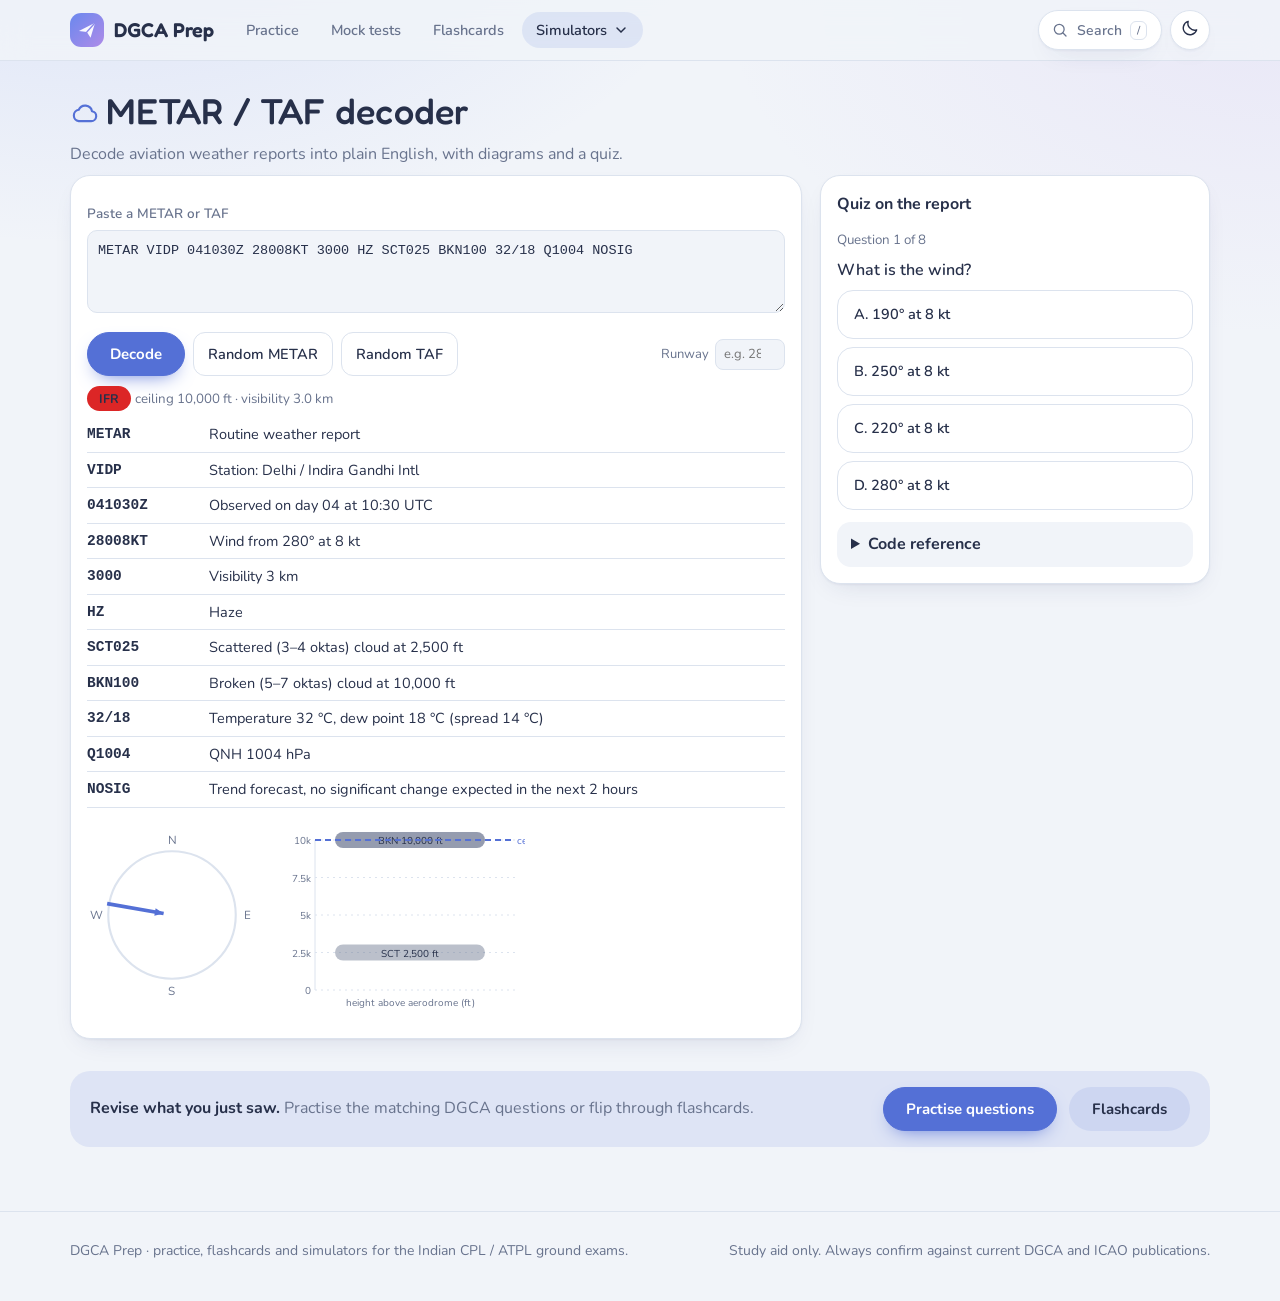
<file: metar.html>
<!DOCTYPE html>
<html lang="en">
<head>
<meta charset="utf-8">
<meta name="viewport" content="width=device-width, initial-scale=1, viewport-fit=cover">
<meta name="theme-color" content="#f1f4f9">
<meta name="description" content="Paste or generate a report, decode every group, then quiz yourself.">
<title>METAR / TAF Decoder · DGCA Prep</title>
<script>(function(){var t=null;try{t=localStorage.getItem('dgca.theme')}catch(e){}if(!t)t=matchMedia('(prefers-color-scheme: dark)').matches?'dark':'light';document.documentElement.setAttribute('data-theme',t)})()</script>
<link rel="preconnect" href="https://fonts.googleapis.com"><link rel="preconnect" href="https://fonts.gstatic.com" crossorigin>
<link href="https://fonts.googleapis.com/css2?family=Fredoka:wght@400;500;600&family=Nunito:wght@400;600;700;800&display=swap" rel="stylesheet">
<style>
.zt{position:absolute;top:8px;right:8px;display:flex;flex-direction:column;gap:6px}.zt button{width:34px;height:34px;padding:0;font-size:17px;background:var(--panel);border-radius:8px}.zl{position:absolute;left:10px;bottom:8px;font-size:12px;color:var(--mute);pointer-events:none}
canvas{width:100%;display:block;border-radius:8px;background:var(--map)}.pair{display:flex;gap:10px;flex-wrap:wrap}.pair svg{flex:1 1 260px;max-width:340px;margin:auto;display:block}.ind{width:100%;max-width:340px;display:block;margin:0 auto}select{font:inherit;color:var(--ink);background:var(--bg);border:1px solid var(--line);border-radius:8px;padding:5px 10px;width:100%}input[type=checkbox]{accent-color:var(--acc)}.ctl label.ck{justify-content:flex-start;gap:8px;color:var(--ink)}
textarea{width:100%;font:13.5px/1.5 ui-monospace,Menlo,Consolas,monospace;color:var(--ink);background:var(--bg);border:1px solid var(--line);border-radius:10px;padding:10px;resize:vertical}.go{background:var(--acc);color:#fff;border-color:var(--acc);font-weight:700}.chip{display:inline-block;padding:3px 12px;border-radius:99px;font-weight:700;color:#fff;font-size:13px}.rw{display:grid;grid-template-columns:110px 1fr;gap:4px 12px;padding:6px 0;border-bottom:1px solid var(--line);font-size:14.5px}.rw code{font-weight:700}.card2{border:1px solid var(--line);border-radius:12px;padding:8px 14px;margin:8px 0;background:var(--bg)}.card2 h4{margin:0 0 4px;font-size:14px}.dgs{display:flex;gap:18px;flex-wrap:wrap;align-items:center;margin:12px 0}.op{display:block;width:100%;text-align:left;margin:6px 0;padding:9px 12px;border-radius:10px}.op.ok{background:rgba(27,138,75,.2);border-color:var(--ok)}.op.no{background:rgba(201,42,42,.18);border-color:var(--bad)}.lamp{display:inline-block;width:18px;height:18px;border-radius:50%;vertical-align:middle;margin-right:6px;border:1px solid var(--line)}
</style>
<link rel="stylesheet" href="theme.css">
</head>
<body>
<div class="site-hdr"><div class="hdr-in">
<a class="brand" href="index.html" aria-label="DGCA Prep home"><svg viewBox="0 0 40 40" aria-hidden="true"><defs><linearGradient id="bg1" x1="0" y1="0" x2="1" y2="1"><stop offset="0" stop-color="var(--c-nav)"/><stop offset="1" stop-color="var(--c-reg)"/></linearGradient></defs><rect width="40" height="40" rx="13" fill="url(#bg1)"/><path d="M10.5 21.2L29.5 11.5 24.2 29.2 19.8 22.4z" fill="#fff" opacity=".95"/><path d="M19.8 22.4L29.5 11.5" stroke="url(#bg1)" stroke-width="1.6" stroke-linecap="round"/></svg><b>DGCA Prep</b></a>
<nav class="nav" aria-label="Main">
<a href="practice.html">Practice</a><a href="practice.html?mode=test">Mock tests</a><a href="flashcards.html">Flashcards</a>
<div class="dd on"><button type="button" aria-haspopup="true" aria-expanded="false">Simulators <svg viewBox="0 0 24 24" width="16" height="16" fill="none" stroke="currentColor" stroke-width="2.2" stroke-linecap="round"><path d="M6 9l6 6 6-6"/></svg></button><div class="dd-menu"><a href="altimeter.html"><span class="ic" style="color:var(--acc)"><svg viewBox="0 0 24 24" width="24" height="24" fill="none" stroke="currentColor" stroke-width="1.7" stroke-linecap="round" stroke-linejoin="round" aria-hidden="true"><circle cx="12" cy="12" r="9"/><path d="M12 12V6.5"/><path d="M12 12l4 2.3"/><path d="M12 3.6v1.4M12 19v1.4M3.6 12H5M19 12h1.4"/></svg></span><span><b>Altimeter Setting</b><small>QNH, QFE and STD: see how a wrong setting or cold air shifts true altitude.</small></span></a><a href="vor.html"><span class="ic" style="color:var(--acc)"><svg viewBox="0 0 24 24" width="24" height="24" fill="none" stroke="currentColor" stroke-width="1.7" stroke-linecap="round" stroke-linejoin="round" aria-hidden="true"><circle cx="12" cy="12" r="9"/><path d="M12 5l2.2 7H9.8z" fill="currentColor"/><path d="M12 19l-2.2-7h4.4z"/></svg></span><span><b>VOR</b><small>Radials, OBS, TO/FROM and the CDI.</small></span></a><a href="hold.html"><span class="ic" style="color:var(--acc)"><svg viewBox="0 0 24 24" width="24" height="24" fill="none" stroke="currentColor" stroke-width="1.7" stroke-linecap="round" stroke-linejoin="round" aria-hidden="true"><rect x="3.5" y="7" width="17" height="10" rx="5"/><path d="M12 7l-2.2-2.2M12 7l-2.2 2.2"/></svg></span><span><b>Holding Patterns</b><small>Random clearance, entry sector and a trail that turns red when you stray.</small></span></a><a href="rnav.html"><span class="ic" style="color:var(--acc)"><svg viewBox="0 0 24 24" width="24" height="24" fill="none" stroke="currentColor" stroke-width="1.7" stroke-linecap="round" stroke-linejoin="round" aria-hidden="true"><circle cx="5" cy="18" r="1.8"/><circle cx="11" cy="9" r="1.8"/><circle cx="19" cy="6" r="1.8"/><path d="M6.3 16.6l3.6-6.2M12.7 8.5l4.6-1.8" stroke-dasharray="2.5 2.5"/></svg></span><span><b>RNAV / RNP</b><small>Fly a waypoint route, watch cross-track error against the RNP limit.</small></span></a><a href="metar.html" class=on><span class="ic" style="color:var(--acc)"><svg viewBox="0 0 24 24" width="24" height="24" fill="none" stroke="currentColor" stroke-width="1.7" stroke-linecap="round" stroke-linejoin="round" aria-hidden="true"><path d="M7 18.5h10a4 4 0 0 0 .6-7.95A5.6 5.6 0 0 0 7 9.4 4.6 4.6 0 0 0 7 18.5z"/></svg></span><span><b>METAR / TAF Decoder</b><small>Paste or generate a report, decode every group, then quiz yourself.</small></span></a><a href="radar.html"><span class="ic" style="color:var(--acc)"><svg viewBox="0 0 24 24" width="24" height="24" fill="none" stroke="currentColor" stroke-width="1.7" stroke-linecap="round" stroke-linejoin="round" aria-hidden="true"><circle cx="12" cy="12" r="9"/><circle cx="12" cy="12" r="4.8"/><path d="M12 12l6.2-4.6"/><circle cx="16.3" cy="15.2" r="1" fill="currentColor"/></svg></span><span><b>Primary & Secondary Radar</b><small>Echoes versus transponder replies on a PPI scope.</small></span></a></div></div>
</nav>
<div class="hdr-r"><button class="sbtn" type="button" data-search aria-label="Search"><svg viewBox="0 0 24 24" width="18" height="18" fill="none" stroke="currentColor" stroke-width="1.7" stroke-linecap="round" stroke-linejoin="round" aria-hidden="true"><circle cx="11" cy="11" r="6.5"/><path d="M16 16l4 4"/></svg><span class="lbl">Search</span><kbd>/</kbd></button>
<button class="ibtn" id="themeBtn" type="button" aria-label="Toggle light and dark mode" title="Light / dark"><span class="th-moon"><svg viewBox="0 0 24 24" width="20" height="20" fill="none" stroke="currentColor" stroke-width="1.7" stroke-linecap="round" stroke-linejoin="round" aria-hidden="true"><path d="M20 14.2A8.2 8.2 0 0 1 9.8 4a8.2 8.2 0 1 0 10.2 10.2z"/></svg></span><span class="th-sun"><svg viewBox="0 0 24 24" width="20" height="20" fill="none" stroke="currentColor" stroke-width="1.7" stroke-linecap="round" stroke-linejoin="round" aria-hidden="true"><circle cx="12" cy="12" r="4"/><path d="M12 2.5v2.2M12 19.3v2.2M2.5 12h2.2M19.3 12h2.2M5.3 5.3l1.6 1.6M17.1 17.1l1.6 1.6M5.3 18.7l1.6-1.6M17.1 6.9l1.6-1.6"/></svg></span></button></div>
</div></div>
<div class="ov" id="ov" role="dialog" aria-label="Search"><div class="ov-box"><input type="search" placeholder="Search topics, simulators, pages…" aria-label="Search"><div class="ov-res"></div></div></div>
<main class="wrap"><div class="pg-t"><h1><span style="color:var(--acc);vertical-align:-4px;margin-right:6px"><svg viewBox="0 0 24 24" width="30" height="30" fill="none" stroke="currentColor" stroke-width="1.7" stroke-linecap="round" stroke-linejoin="round" aria-hidden="true"><path d="M7 18.5h10a4 4 0 0 0 .6-7.95A5.6 5.6 0 0 0 7 9.4 4.6 4.6 0 0 0 7 18.5z"/></svg></span>METAR / TAF decoder</h1><p>Decode aviation weather reports into plain English, with diagrams and a quiz.</p></div>
<div class="grid"><div class="box"><div class="ctl"><label>Paste a METAR or TAF</label><textarea id="inp" rows="3" spellcheck="false">METAR VIDP 041030Z 28008KT 3000 HZ SCT025 BKN100 32/18 Q1004 NOSIG</textarea></div>
<div class="btns" style="margin:0 0 10px"><button id="dec" class="go">Decode</button><button id="rm">Random METAR</button><button id="rt">Random TAF</button><label style="display:flex;gap:6px;align-items:center;margin-left:auto;font-size:13px;color:var(--mute)">Runway <input id="rwy" type="number" min="1" max="36" placeholder="e.g. 28" style="width:70px;font:inherit;padding:4px 8px;border:1px solid var(--line);border-radius:8px;background:var(--bg);color:var(--ink)"></label></div>
<div id="out"></div></div><div class="box"><p class="tt" style="margin-top:0">Quiz on the report</p><div id="quiz"></div>
<details><summary>Code reference</summary><div style="font-size:13.5px;line-height:1.55">
<p><b>Cloud amount:</b> FEW 1–2 oktas · SCT 3–4 · BKN 5–7 · OVC 8 · NSC no significant cloud · SKC sky clear · VV vertical visibility (sky obscured). Heights are in hundreds of feet above the aerodrome: BKN025 = 2 500 ft.</p>
<p><b>Intensity:</b> − light · (none) moderate · + heavy · VC in the vicinity.</p>
<p><b>Descriptors:</b> MI shallow · BC patches · PR partial · DR low drifting · BL blowing · SH showers · TS thunderstorm · FZ freezing.</p>
<p><b>Weather:</b> DZ drizzle · RA rain · SN snow · SG snow grains · PL ice pellets · GR hail · GS small hail · BR mist · FG fog · FU smoke · HZ haze · DU dust · SA sand · VA volcanic ash · SQ squall · FC funnel cloud.</p>
<p><b>Other groups:</b> CAVOK · 9999 = 10 km or more · Q1013 = QNH in hPa · A2992 = altimeter in inHg · M = minus · R28/1200 = RVR on runway 28 · NOSIG = no significant change · BECMG = becoming · TEMPO = temporarily · TL/FM/AT = until/from/at.</p>
<p><b>TAF:</b> 0412/0518 = valid from day 04 12 UTC to day 05 18 UTC · FM = from (rapid change) · BECMG = gradual change · TEMPO = temporary fluctuations (under half the period) · PROB30/40 = probability · TX/TN = maximum / minimum temperature.</p>
<p><b>Flight category (FAA style):</b> VFR (ceiling above 3 000 ft and visibility above 5 SM), MVFR (1 000–3 000 ft or 3–5 SM), IFR (500–1 000 ft or 1–3 SM), LIFR (below 500 ft or below 1 SM). A ceiling is the lowest BKN or OVC layer, or vertical visibility.</p></div></details></div></div>
<script>
const $=id=>document.getElementById(id),n360=a=>((a%360)+360)%360,n180=a=>{a=n360(a);return a>180?a-360:a},rad=d=>d*Math.PI/180,cl=(v,a,b)=>Math.max(a,Math.min(b,v)),pad=v=>String(Math.round(n360(v))%360).padStart(3,'0');
const cssv=()=>{const cs=getComputedStyle(document.documentElement);return k=>cs.getPropertyValue(k).trim()};
const T=(id,v,c)=>{const e=$(id);e.textContent=v;e.style.color=c||''};
const turn=(h,t,sd)=>{const d=n180(t-h),s=3*sd;return n360(Math.abs(d)<=s?t:h+Math.sign(d)*s)};
function C(id){const cv=$(id),ctx=cv.getContext('2d'),o={cv,ctx,W:0,H:0,fit(){const d=devicePixelRatio||1;o.W=cv.clientWidth;o.H=cv.clientHeight;cv.width=o.W*d;cv.height=o.H*d;ctx.setTransform(d,0,0,d,0,0)}};o.fit();addEventListener('resize',o.fit);return o}
function ac(ctx,x,y,h,c){ctx.save();ctx.translate(x,y);ctx.rotate(rad(h));ctx.fillStyle=c;ctx.beginPath();ctx.moveTo(0,-11);ctx.lineTo(7,9);ctx.lineTo(0,5);ctx.lineTo(-7,9);ctx.closePath();ctx.fill();ctx.restore()}
const syncOut=()=>document.querySelectorAll('output').forEach(o=>{const v=S[o.id.slice(2)];o.textContent=(o.dataset.p?pad(v):v)+(o.dataset.u||'')});
let S,D,K;
function wire(keys,reset){K=[...document.querySelectorAll('input[type=range]')].map(e=>e.id);
K.forEach(k=>$(k).addEventListener('input',e=>S[k]=+e.target.value));
const nudge=(k,d)=>{const el=$(k);S[k]=el.dataset.w?n360(Math.round(S[k])+d):cl(S[k]+d,+el.min,+el.max);el.value=S[k]};
document.querySelectorAll('[data-d]').forEach(b=>b.onclick=()=>{const[k,d]=b.dataset.d.split(':');nudge(k,+d)});
$('pause').onclick=()=>{if(S.stop)return;S.paused=!S.paused;$('pause').textContent=S.paused?'Resume':'Pause'};
$('reset').onclick=()=>{Object.assign(S,D,{paused:false,stop:false,trail:[]});K.forEach(k=>$(k).value=S[k]);$('pause').textContent='Pause';reset&&reset()};
addEventListener('keydown',e=>{if(e.target.tagName==='SELECT')return;const m=keys[e.key];if(m){nudge(...m);e.preventDefault()}
if(e.key===' '&&e.target.tagName!=='BUTTON'){$('pause').click();e.preventDefault()}})}
function run(step,draw){let last=performance.now();(function f(now){const dt=Math.min(.1,(now-last)/1000);last=now;if(!S.paused)step(dt*S.ts);draw();requestAnimationFrame(f)})(last)}
function live(f){K=[...document.querySelectorAll('input[type=range]')].map(e=>e.id);S={};
K.forEach(k=>{S[k]=+$(k).value;$(k).addEventListener('input',e=>{S[k]=+e.target.value;f()})});
document.querySelectorAll('select').forEach(e=>{S[e.id]=+e.value;e.addEventListener('change',()=>{S[e.id]=+e.value;f()})});
document.querySelectorAll('input[type=checkbox]').forEach(e=>{S[e.id]=e.checked;e.addEventListener('change',()=>{S[e.id]=e.checked;f()})});
document.querySelectorAll('[data-d]').forEach(b=>b.onclick=()=>{const[k,d]=b.dataset.d.split(':'),el=$(k);S[k]=el.dataset.w?n360(S[k]+ +d):cl(S[k]+ +d,+el.min,+el.max);el.value=S[k];f()});
addEventListener('resize',f);f()}
function arr(ctx,x1,y1,x2,y2,c,w){ctx.strokeStyle=ctx.fillStyle=c;ctx.lineWidth=w;ctx.beginPath();ctx.moveTo(x1,y1);ctx.lineTo(x2,y2);ctx.stroke();const a=Math.atan2(y2-y1,x2-x1);ctx.beginPath();ctx.moveTo(x2,y2);ctx.lineTo(x2-12*Math.cos(a-.4),y2-12*Math.sin(a-.4));ctx.lineTo(x2-12*Math.cos(a+.4),y2-12*Math.sin(a+.4));ctx.fill()}
function plane(ctx,x,y,c){ctx.save();ctx.translate(x,y);ctx.beginPath();ctx.moveTo(11,0);ctx.lineTo(-9,-6);ctx.lineTo(-4,0);ctx.lineTo(-9,6);ctx.closePath();ctx.fillStyle=c;ctx.fill();ctx.restore()}

const WXD={MI:'shallow',BC:'patches of',PR:'partial',DR:'low drifting',BL:'blowing',SH:'showers of',TS:'thunderstorm with',FZ:'freezing'},
WXP={DZ:'drizzle',RA:'rain',SN:'snow',SG:'snow grains',PL:'ice pellets',GR:'hail',GS:'small hail',UP:'unknown precipitation',BR:'mist',FG:'fog',FU:'smoke',VA:'volcanic ash',DU:'widespread dust',SA:'sand',HZ:'haze',PO:'dust or sand whirls',SQ:'squalls',FC:'funnel cloud or tornado',SS:'sandstorm',DS:'duststorm'},
CLD={FEW:'few (1–2 oktas)',SCT:'scattered (3–4 oktas)',BKN:'broken (5–7 oktas)',OVC:'overcast (8 oktas)'},
NAME={VIDP:'Delhi / Indira Gandhi Intl',VABB:'Mumbai / Chhatrapati Shivaji Maharaj Intl',VOMM:'Chennai Intl',VOBL:'Bengaluru / Kempegowda Intl',VECC:'Kolkata / Netaji Subhas Chandra Bose Intl',VOHS:'Hyderabad / Rajiv Gandhi Intl',VAAH:'Ahmedabad / Sardar Vallabhbhai Patel Intl',VANP:'Nagpur / Dr Babasaheb Ambedkar Intl',VAPO:'Pune',VIJP:'Jaipur Intl',VOCI:'Kochi Intl',VAGO:'Goa (Dabolim)',VEGT:'Guwahati / Lokpriya Gopinath Bordoloi Intl',VILK:'Lucknow / Chaudhary Charan Singh Intl',VISR:'Srinagar',OMDB:'Dubai Intl',EGLL:'London Heathrow',OTHH:'Doha Hamad Intl'};
const num=s=>parseInt(s,10),ftx=n=>n.toLocaleString('en-US')+' ft',cap=s=>s[0].toUpperCase()+s.slice(1),R=Math.random,pick=a=>a[Math.floor(R()*a.length)],p2=n=>String(n).padStart(2,'0'),shuf=a=>a.map(v=>[R(),v]).sort((x,y)=>x[0]-y[0]).map(x=>x[1]);
function el(t){let m;
if(m=/^(VRB|\d{3})(P?\d{2,3})(?:G(P?\d{2,3}))?(KT|MPS)$/.exec(t)){const u=m[4]==='KT'?'kt':'m/s',s=num(m[2].replace('P','')),g=m[3]?num(m[3].replace('P','')):null;return{k:'wind',d:m[1]==='VRB'?null:num(m[1]),s,g,u,txt:m[1]==='VRB'?`Wind variable at ${s} ${u}`+(g?`, gusting ${g} ${u}`:''):(s===0?'Calm':`Wind from ${m[1]}° at ${s} ${u}`+(g?`, gusting ${g} ${u}`:''))}}
if(m=/^(\d{3})V(\d{3})$/.exec(t))return{k:'wvar',txt:`Wind direction varying between ${m[1]}° and ${m[2]}°`};
if(t==='CAVOK')return{k:'cavok',txt:'CAVOK: visibility 10 km or more, no cloud below 5 000 ft (or the highest minimum sector altitude), no CB/TCU and no significant weather'};
if(t==='NSW')return{k:'nsw',txt:'No significant weather'};
if(/^\d{4}$/.test(t)){const v=num(t);return{k:'vis',m:v,txt:'Visibility '+(v>=9999?'10 km or more':v>=1000?(v/1000)+' km':v+' m')}}
if(m=/^(\d+)SM$/.exec(t))return{k:'vis',m:num(m[1])*1609,txt:`Visibility ${m[1]} statute miles`};
if(m=/^R(\d{2}[LCR]?)\/([PM]?)(\d{4})([UDN])?$/.exec(t))return{k:'rvr',txt:`Runway ${m[1]} RVR ${m[2]==='P'?'more than ':m[2]==='M'?'less than ':''}${num(m[3])} m`+({U:', increasing',D:', decreasing',N:', no change'}[m[4]]||'')};
if(/^(NSC|NCD|SKC|CLR)$/.test(t))return{k:'nocl',txt:{NSC:'No significant cloud',NCD:'No cloud detected',SKC:'Sky clear',CLR:'Sky clear (no cloud below 12 000 ft)'}[t]};
if(m=/^(FEW|SCT|BKN|OVC)(\d{3}|\/\/\/)(CB|TCU)?$/.exec(t)){const h=m[2]==='///'?null:num(m[2])*100;return{k:'cloud',a:m[1],h,cb:m[3],txt:`${cap(CLD[m[1]])} cloud at ${h==null?'unknown height':ftx(h)}`+(m[3]==='CB'?' (cumulonimbus)':m[3]==='TCU'?' (towering cumulus)':'')}}
if(m=/^VV(\d{3}|\/\/\/)$/.exec(t)){const h=m[1]==='///'?null:num(m[1])*100;return{k:'vv',h,txt:'Sky obscured, vertical visibility '+(h==null?'unknown':ftx(h))}}
if(m=/^(M?\d{2})\/(M?\d{2})?$/.exec(t)){const T=x=>x?num(x.replace('M','-')):null,a=T(m[1]),b=T(m[2]);return{k:'td',t:a,d:b,txt:`Temperature ${a} °C`+(b==null?'':`, dew point ${b} °C (spread ${a-b} °C)`)}}
if(m=/^Q(\d{4})$/.exec(t))return{k:'qnh',v:num(m[1]),txt:`QNH ${num(m[1])} hPa`};
if(m=/^A(\d{4})$/.exec(t)){const v=Math.round(num(m[1])/100*33.8639);return{k:'qnh',v,txt:`Altimeter ${(num(m[1])/100).toFixed(2)} inHg (about ${v} hPa)`}}
if(m=/^TX(M?\d{2})\/(\d{2})(\d{2})Z$/.exec(t))return{k:'tx',txt:`Maximum temperature ${m[1].replace('M','-')} °C at ${m[3]}:00 UTC on day ${m[2]}`};
if(m=/^TN(M?\d{2})\/(\d{2})(\d{2})Z$/.exec(t))return{k:'tn',txt:`Minimum temperature ${m[1].replace('M','-')} °C at ${m[3]}:00 UTC on day ${m[2]}`};
if(m=/^([-+]|VC)?((?:MI|BC|PR|DR|BL|SH|TS|FZ)*)((?:DZ|RA|SN|SG|PL|GR|GS|UP|BR|FG|FU|VA|DU|SA|HZ|PO|SQ|FC|SS|DS)*)$/.exec(t)){if(!m[3]&&m[2]!=='TS')return null;const ph=(m[3]?m[3].match(/../g).map(x=>WXP[x]).join(' and '):''),de=m[2]?m[2].match(/../g).map(x=>WXD[x]).join(' ')+' ':'',it=m[1]==='-'?'light ':m[1]==='+'?'heavy ':'';return{k:'wx',w:t,txt:(m[1]==='VC'?'In the vicinity: ':'')+cap((it+de+ph).trim())}}
if(m=/^RE(.+)$/.exec(t)){const e=el(m[1]);if(e&&e.k==='wx')return{k:'re',txt:'Recent weather: '+e.txt.toLowerCase()}}
return null}
const dr=ts=>ts.map(t=>{const e=el(t);return e?e.txt:t}).join('; ');
const dd=s=>{const m=/^(\d{2})(\d{2})\/(\d{2})(\d{2})$/.exec(s||'');return m?`day ${m[1]} ${m[2]}:00 to day ${m[3]} ${m[4]}:00 UTC`:s};
function category(vm,ceil){const sm=vm==null?99:vm/1609,c=ceil==null?99999:ceil;return sm<1||c<500?['LIFR','#c026d3']:sm<3||c<1000?['IFR','#dc2626']:sm<=5||c<=3000?['MVFR','#2563eb']:['VFR','#16a34a']}
function parse(s){const T=s.trim().toUpperCase().split(/\s+/).filter(Boolean);if(!T.length)return null;if(T[0]==='TAF'||(T[1]==='TAF')||(T.some(x=>/^\d{4}\/\d{4}$/.test(x))&&!T.some(x=>/^Q\d{4}$/.test(x))))return pTaf(T);return pMetar(T)}
function pMetar(T){let i=0;const o={kind:'METAR',rows:[],cl:[],wx:[],d:{}};
if(T[i]==='METAR'||T[i]==='SPECI'){o.rows.push([T[i],T[i]==='SPECI'?'Special report (issued after a significant change)':'Routine weather report']);i++}
if(T[i]==='COR'){o.rows.push(['COR','Corrected report']);i++}
const st=T[i++];o.d.st=st;o.rows.push([st,'Station: '+(NAME[st]||'aerodrome')]);
let m=/^(\d{2})(\d{2})(\d{2})Z$/.exec(T[i]||'');if(m){o.rows.push([T[i],`Observed on day ${m[1]} at ${m[2]}:${m[3]} UTC`]);i++}
if(T[i]==='AUTO'){o.rows.push(['AUTO','Fully automatic report, no human observer']);i++}
for(;i<T.length;i++){const t=T[i];
if(/^(NOSIG|BECMG|TEMPO)$/.test(t)){const rest=T.slice(i+1),tx={NOSIG:'no significant change expected in the next 2 hours',BECMG:'becoming: '+dr(rest),TEMPO:'temporarily: '+dr(rest)}[t];o.rows.push([T.slice(i).join(' '),'Trend forecast, '+tx]);o.d.trend=T.slice(i).join(' ');break}
if(t==='RMK'){o.rows.push([T.slice(i).join(' '),'Remarks (national use)']);break}
if(t==='WS'&&/^(RWY\d{2}[LCR]?|ALL)$/.test(T[i+1]||'')){o.rows.push([t+' '+T[i+1],'Windshear reported'+(T[i+1]==='ALL'?' on all runways':' on runway '+T[i+1].slice(3))]);i++;continue}
const e=el(t);if(!e){o.rows.push([t,'(not recognised)']);continue}
o.rows.push([t,e.txt]);if(e.k==='cloud')o.cl.push(e);else if(e.k==='wx')o.wx.push(e);else if(e.k==='re')o.d.re=e;else o.d[e.k]=e}
const lay=o.cl.filter(c=>c.a==='BKN'||c.a==='OVC').map(c=>c.h).concat(o.d.vv?[o.d.vv.h]:[]).filter(h=>h!=null);o.ceil=lay.length?Math.min(...lay):null;
o.vm=o.d.cavok?10000:o.d.vis?o.d.vis.m:null;o.cat=category(o.vm,o.ceil);return o}
function pTaf(T){let i=0;const o={kind:'TAF',g:[]};if(T[i]==='TAF')i++;if(T[i]==='AMD'||T[i]==='COR')o.amd=T[i++];o.st=T[i++];
let m=/^(\d{2})(\d{2})(\d{2})Z$/.exec(T[i]||'');if(m){o.issue=`day ${m[1]} at ${m[2]}:${m[3]} UTC`;i++}
if(/^\d{4}\/\d{4}$/.test(T[i]||'')){o.val=T[i++]}
let g={type:'BASE',per:o.val,toks:[]};o.g.push(g);
for(;i<T.length;i++){const t=T[i];
if(/^(BECMG|TEMPO|INTER)$/.test(t)||/^FM\d{6}$/.test(t)||/^PROB\d\d$/.test(t)){let type=t,per=null;
if(/^PROB\d\d$/.test(t)&&/^(TEMPO|INTER)$/.test(T[i+1]||''))type=t+' '+T[++i];
if(/^FM\d{6}$/.test(t))per=t;else if(/^\d{4}\/\d{4}$/.test(T[i+1]||''))per=T[++i];g={type,per,toks:[]};o.g.push(g);continue}
g.toks.push(t)}
const ws=o.g[0].toks.map(el).filter(Boolean);o.base={wind:ws.find(e=>e.k==='wind'),vis:ws.find(e=>e.k==='vis'),cl:ws.filter(e=>e.k==='cloud')};return o}
function gl(g){const t=g.type;if(t==='BASE')return `Forecast valid ${dd(g.per)}`;if(/^FM/.test(t))return `From ${t.slice(4,6)}:${t.slice(6)} UTC on day ${t.slice(2,4)}: rapid change, all earlier conditions are superseded`;
const p=g.per?dd(g.per):'';const pb=/PROB(\d\d)/.exec(t);const core=/BECMG/.test(t)?`Becoming (gradual change) ${p}`:/TEMPO/.test(t)?`Temporarily (each time under 1 h, less than half of the period) ${p}`:/INTER/.test(t)?`Intermittently ${p}`:`Probability ${t.slice(4)}% ${p}`;return (pb&&t!==('PROB'+pb[1])?`Probability ${pb[1]}% of: `:'')+core}
function arrow(x1,y1,x2,y2,c,w){const a=Math.atan2(y2-y1,x2-x1),h=9;return `<line x1="${x1}" y1="${y1}" x2="${x2}" y2="${y2}" stroke="${c}" stroke-width="${w||3}"/><path d="M${x2} ${y2} L${x2-h*Math.cos(a-.4)} ${y2-h*Math.sin(a-.4)} L${x2-h*Math.cos(a+.4)} ${y2-h*Math.sin(a+.4)}Z" fill="${c}"/>`}
function windSvg(w,rwy){const c=80,r=60;let s=`<svg viewBox="0 0 160 160" width="170" height="170" role="img" aria-label="Wind diagram"><circle cx="${c}" cy="${c}" r="${r}" fill="none" stroke="var(--line)" stroke-width="2"/>`+['N','E','S','W'].map((l,i)=>`<text x="${c+Math.sin(i*1.5708)*(r+11)}" y="${c-Math.cos(i*1.5708)*(r+11)+4}" text-anchor="middle" font-size="11" fill="var(--mute)">${l}</text>`).join('');
if(rwy){const a=rad(rwy*10);s+=`<line x1="${c-Math.sin(a)*r}" y1="${c+Math.cos(a)*r}" x2="${c+Math.sin(a)*r}" y2="${c-Math.cos(a)*r}" stroke="var(--mute)" stroke-width="10" opacity=".4"/><text x="${c+Math.sin(a)*(r-2)}" y="${c-Math.cos(a)*(r-2)}" font-size="9" fill="var(--ink)" text-anchor="middle">${p2(rwy)}</text>`}
if(w&&w.d!=null&&w.s>0){const a=rad(w.d);s+=arrow(c+Math.sin(a)*(r+2),c-Math.cos(a)*(r+2),c+Math.sin(a)*8,c-Math.cos(a)*8,'var(--acc)',3.5)}
else s+=`<text x="${c}" y="${c+4}" text-anchor="middle" font-size="12" fill="var(--mute)">${w&&w.s===0?'calm':'variable'}</text>`;return s+'</svg>'}
function cloudSvg(o){const H=190,y=h=>170-Math.min(h,10000)/10000*150,al={FEW:.25,SCT:.45,BKN:.7,OVC:.95};let s=`<svg viewBox="0 0 250 ${H}" width="250" height="${H}" role="img" aria-label="Cloud layers"><line x1="40" y1="20" x2="40" y2="170" stroke="var(--line)"/>`;
for(let h=0;h<=10000;h+=2500)s+=`<text x="36" y="${y(h)+4}" text-anchor="end" font-size="10" fill="var(--mute)">${h?h/1000+'k':'0'}</text><line x1="40" y1="${y(h)}" x2="240" y2="${y(h)}" stroke="var(--line)" stroke-dasharray="2 4"/>`;
o.cl.forEach(c=>{if(c.h==null)return;const yy=y(c.h);s+=`<rect x="60" y="${yy-8}" width="150" height="16" rx="8" fill="var(--mute)" opacity="${al[c.a]}"/><text x="135" y="${yy+4}" text-anchor="middle" font-size="10" fill="var(--ink)">${c.a} ${ftx(c.h)}${c.cb?' '+c.cb:''}</text>`});
if(o.d.vv&&o.d.vv.h!=null)s+=`<rect x="60" y="${y(o.d.vv.h)-8}" width="150" height="${170-y(o.d.vv.h)+8}" rx="8" fill="var(--mute)" opacity=".35"/><text x="135" y="${y(o.d.vv.h)-12}" text-anchor="middle" font-size="10" fill="var(--ink)">sky obscured, VV ${ftx(o.d.vv.h)}</text>`;
if(o.ceil!=null)s+=`<line x1="40" y1="${y(o.ceil)}" x2="240" y2="${y(o.ceil)}" stroke="var(--acc)" stroke-width="2" stroke-dasharray="6 4"/><text x="242" y="${y(o.ceil)+4}" font-size="10" fill="var(--acc)">ceiling</text>`;
if(!o.cl.length&&!o.d.vv)s+=`<text x="135" y="90" text-anchor="middle" font-size="12" fill="var(--mute)">${o.d.cavok?'CAVOK: no cloud below 5 000 ft':'No significant cloud'}</text>`;
return s+`<text x="135" y="186" text-anchor="middle" font-size="10" fill="var(--mute)">height above aerodrome (ft)</text></svg>`}
let cur=null;
function show(s){const o=parse(s);cur=o;const out=$('out');if(!o){out.innerHTML='<p>Paste a report first.</p>';return}
if(o.kind==='METAR'){const w=o.d.wind,rw=num($('rwy').value)||null,ch=o.cat;
let comp='';if(w&&w.d!=null&&rw){const a=rad(w.d-rw*10),sp=w.s,xw=Math.abs(sp*Math.sin(a)),hw=sp*Math.cos(a);comp=`<p style="margin:6px 0"><b>Runway ${p2(rw)}:</b> ${Math.abs(hw).toFixed(0)} ${w.u} ${hw>=0?'headwind':'tailwind'}, ${xw.toFixed(0)} ${w.u} crosswind from the ${Math.sin(a)>0?'right':'left'}${w.g?` (gusts up to ${(w.g*Math.abs(Math.sin(a))).toFixed(0)} ${w.u} crosswind)`:''}.</p>`}
const td=o.d.td,fog=td&&td.d!=null&&td.t-td.d<=2?'<p style="margin:6px 0;color:var(--acc)"><b>Temperature and dew point are within 2 °C:</b> fog or low cloud is possible.</p>':'';
out.innerHTML=`<p style="margin:0 0 6px"><span class="chip" style="background:${ch[1]}">${ch[0]}</span> <small style="color:var(--mute)">ceiling ${o.ceil==null?'none':ftx(o.ceil)} · visibility ${o.vm==null?'n/a':o.vm>=9999?'10 km+':(o.vm/1000).toFixed(1)+' km'}</small></p>`+o.rows.map(r=>`<div class="rw"><code>${r[0].replace(/</g,'&lt;')}</code><span>${r[1]}</span></div>`).join('')+comp+fog+`<div class="dgs">${windSvg(w,rw)}${cloudSvg(o)}</div>`}
else{const b=o.base;out.innerHTML=`<p style="margin:0 0 6px"><b>TAF</b> ${NAME[o.st]||o.st}${o.amd?' ('+(o.amd==='AMD'?'amended':'corrected')+')':''}${o.issue?' · issued '+o.issue:''}</p>`+o.g.map(g=>`<div class="card2"><h4>${gl(g)}</h4>`+(g.toks.length?g.toks.map(t=>{const e=el(t);return `<div class="rw"><code>${t}</code><span>${e?e.txt:'(not recognised)'}</span></div>`}).join(''):'<small>no elements</small>')+'</div>').join('')+`<div class="dgs">${windSvg(b.wind,num($('rwy').value)||null)}${cloudSvg({cl:b.cl,d:{},ceil:(b.cl.filter(c=>c.a==='BKN'||c.a==='OVC').map(c=>c.h)[0]||null)})}</div><small style="color:var(--mute)">Diagrams show the base forecast.</small>`}
quiz(o)}
// ---------- random reports
function wxSet(){const t=pick(['clear','cavok','haze','mist','fog','rain','shra','ts','drizzle','cloudy']),sp=a=>Math.floor(a[0]+R()*(a[1]-a[0]));
const hh=(lo,hi)=>String(sp([lo,hi])).padStart(3,'0'),v4=n=>String(n).padStart(4,'0');
return {clear:{v:'9999',w:'',c:[pick(['NSC','FEW040','SCT120'])],sp:[8,15]},cavok:{cavok:1,sp:[8,16]},haze:{v:v4(sp([2000,5000])),w:'HZ',c:['SCT'+hh(20,40),'BKN'+hh(100,200)],sp:[6,12]},mist:{v:v4(sp([15,45])*100),w:'BR',c:['BKN'+hh(2,6)],sp:[0,2]},fog:{v:v4(sp([1,9])*100),w:pick(['FG','BCFG']),c:[pick(['VV001','OVC001','OVC002','VV002'])],sp:[0,1]},rain:{v:v4(sp([30,60])*100),w:pick(['-RA','RA']),c:['BKN'+hh(8,20),'OVC'+hh(25,40)],sp:[1,4]},shra:{v:v4(sp([40,80])*100),w:pick(['SHRA','-SHRA']),c:['FEW'+hh(15,25)+'CB','BKN'+hh(25,35)],sp:[3,6]},ts:{v:v4(sp([20,50])*100),w:pick(['TSRA','+TSRA','TS']),c:['FEW'+hh(15,20)+'CB','SCT'+hh(20,30)+'CB','BKN'+hh(25,35)],sp:[1,4]},drizzle:{v:v4(sp([40,70])*100),w:'DZ',c:['BKN'+hh(5,10)],sp:[0,2]},cloudy:{v:'9999',w:'',c:['SCT'+hh(20,35),'BKN'+hh(40,80)],sp:[5,10]}}[t]}
function gWind(){if(R()<.08)return '00000KT';const d=10*(1+Math.floor(R()*36)),sp=2+Math.floor(R()*18),g=R()<.2?sp+8+Math.floor(R()*7):0;return (R()<.07?'VRB':String(d).padStart(3,'0'))+p2(sp)+(g?'G'+p2(g):'')+'KT'}
function genMetar(){const stn=pick(Object.keys(NAME)),w=wxSet(),day=1+Math.floor(R()*28),hr=Math.floor(R()*24),mn=pick(['00','30']),t=18+Math.floor(R()*18),sp=w.sp?Math.floor(w.sp[0]+R()*(w.sp[1]-w.sp[0]+1)):6,d=t-sp,q=996+Math.floor(R()*24);
const parts=['METAR',stn,`${p2(day)}${p2(hr)}${mn}Z`,gWind()];if(w.cavok)parts.push('CAVOK');else{parts.push(w.v);if(w.w)parts.push(w.w);parts.push(...w.c)}
parts.push(`${p2(t)}/${p2(d)}`,'Q'+String(q).padStart(4,'0'),pick(['NOSIG','NOSIG','NOSIG','BECMG TL'+p2((hr+2)%24)+mn+' 4000 HZ','TEMPO 3000 TSRA BKN015CB']));return parts.join(' ')}
function genTaf(){const stn=pick(Object.keys(NAME)),day=1+Math.floor(R()*27),hr=pick([5,11,17,23]),w=wxSet(),w2=wxSet(),v=h=>p2((day+(hr+h>=24?1:0)))+p2((hr+h)%24);
const base=[gWind(),...(w.cavok?['CAVOK']:[w.v,w.w,...w.c].filter(Boolean))].join(' '),g1=[gWind(),...(w2.cavok?['CAVOK']:[w2.v,w2.w,...w2.c].filter(Boolean))].join(' '),tm=wxSet();
return `TAF ${stn} ${p2(day)}${p2(hr)}00Z ${p2(day)}${p2((hr+1)%24)}/${p2(day+1)}${p2((hr+1)%24)} ${base} BECMG ${v(4)}/${v(6)} ${g1} TEMPO ${v(8)}/${v(12)} ${tm.cavok?'4000 HZ':tm.v+' '+(tm.w||'HZ')+' '+(tm.c[0]||'')} TX${p2(30+Math.floor(R()*8))}/${p2(day)}${p2((hr+7)%24)}Z TN${p2(16+Math.floor(R()*8))}/${p2(day+1)}${p2((hr+19)%24)}Z`.replace(/\s+/g,' ')}
// ---------- quiz
let qz=[],qi=0,qsc=0;
function mc(q,c,wr,e){const o=shuf([c,...[...new Set(wr)].filter(x=>x!==c).slice(0,3)]);return o.length<2?null:{q,o,a:o.indexOf(c),e}}
function near(v,st,fmt,n=3){const s=new Set();let k=0;while(s.size<n&&k++<60){const x=v+st*(Math.floor(R()*8)-4);if(x!==v&&x>0)s.add(fmt(x))}return[...s]}
function quiz(o){qz=[];qi=0;qsc=0;
if(o.kind==='METAR'){const w=o.d.wind,v=o.vm,td=o.d.td,qn=o.d.qnh;
if(w&&w.d!=null&&w.s>0)qz.push(mc('What is the wind?',`${String(w.d).padStart(3,'0')}° at ${w.s} ${w.u}`,near(w.d,30,x=>`${String((x+360)%360).padStart(3,'0')}° at ${w.s} ${w.u}`).concat(near(w.s,3,x=>`${String(w.d).padStart(3,'0')}° at ${x} ${w.u}`)),'Direction is where the wind blows FROM; speed follows.'));
if(v!=null)qz.push(mc('What is the prevailing visibility?',v>=9999?'10 km or more':v>=1000?(v/1000)+' km':v+' m',[v>=9999?'999 m':'10 km or more',v>=1000?(v/100)+' m':(v*10)+' m',v>=2000?(v/2000)+' km':'1.5 km','5 km'].filter(Boolean),'A four-digit group is metres; 9999 means 10 km or more.'));
if(o.cl.length){const c=o.cl[0];qz.push(mc('What is the lowest cloud layer?',`${c.a} at ${ftx(c.h)}`,[...new Set(['FEW','SCT','BKN','OVC'].filter(x=>x!==c.a).map(x=>`${x} at ${ftx(c.h)}`).concat(near(c.h,500,x=>`${c.a} at ${ftx(x)}`)))],'Cloud groups give amount then height in hundreds of feet.'))}
if(o.ceil!=null)qz.push(mc('What is the ceiling?',ftx(o.ceil),near(o.ceil,500,ftx).concat(['No ceiling']),'The ceiling is the lowest BKN or OVC layer (or vertical visibility).'));
if(qn)qz.push(mc('What QNH is reported?',qn.v+' hPa',near(qn.v,4,x=>x+' hPa'),'QNH sets the altimeter to read altitude above sea level.'));
if(td&&td.d!=null)qz.push(mc('What is the temperature / dew-point spread?',(td.t-td.d)+' °C',near(td.t-td.d,2,x=>x+' °C').concat([td.t+' °C']),'Spread = temperature − dew point; a small spread means fog or low cloud is possible.'));
if(o.wx.length)qz.push(mc(`What does ${o.wx[0].w} mean?`,o.wx[0].txt,['Light rain','Moderate drizzle','Thunderstorm with rain','Mist','Haze','Heavy shower of rain','Freezing fog'].filter(x=>x!==o.wx[0].txt),'Intensity, descriptor and phenomenon are combined in one group.'));
qz.push(mc('Flight category (FAA style)?',o.cat[0],['VFR','MVFR','IFR','LIFR'],'Ceiling and visibility together decide the category.'))}
else{const b=o.base;if(b.wind&&b.wind.d!=null)qz.push(mc('What is the forecast wind in the base period?',`${String(b.wind.d).padStart(3,'0')}° at ${b.wind.s} ${b.wind.u}`,near(b.wind.d,30,x=>`${String((x+360)%360).padStart(3,'0')}° at ${b.wind.s} ${b.wind.u}`),'First forecast group after the validity period.'));
if(o.val){const m=/^(\d{2})(\d{2})\/(\d{2})(\d{2})$/.exec(o.val),h=((+m[3]-+m[1])*24+(+m[4]-+m[2]));qz.push(mc('For how many hours is this TAF valid?',h+' hours',[(h-6)+' hours',(h+6)+' hours','12 hours','36 hours','9 hours','24 hours'].filter(x=>x!==h+' hours'),'Count from the first to the second time in the day/hour/day/hour group.'))}
const bt=o.g.find(g=>/^BECMG/.test(g.type));if(bt)qz.push(mc('What does BECMG mean?','A gradual change during the period shown',['A temporary fluctuation lasting under an hour','A rapid change at the stated time','A 30% probability','No change expected'],'BECMG is a gradual change; TEMPO is temporary; FM is a rapid change.'));
const tp=o.g.find(g=>/^TEMPO/.test(g.type));if(tp)qz.push(mc('What does TEMPO mean?','Temporary fluctuations, each under an hour and less than half the period',['A permanent change','A gradual change','An amendment to the TAF','A probability of 40%'],'TEMPO conditions are brief and may occur several times.'))}
qz=qz.filter(Boolean);drawQ()}
function drawQ(){const e=$('quiz');if(!qz.length){e.innerHTML='<small style="color:var(--mute)">Decode a report to get questions.</small>';return}
if(qi>=qz.length){e.innerHTML=`<p><b>Score: ${qsc} / ${qz.length}</b></p><button id="qn" class="go">New random METAR + quiz</button>`;$('qn').onclick=()=>{$('inp').value=genMetar();show($('inp').value)};return}
const q=qz[qi];e.innerHTML=`<small style="color:var(--mute)">Question ${qi+1} of ${qz.length}</small><p style="margin:6px 0 8px;font-weight:600">${q.q}</p>`+q.o.map((x,i)=>`<button class="op" data-i="${i}">${String.fromCharCode(65+i)}. ${x}</button>`).join('')+'<div id="fb"></div>';
e.querySelectorAll('.op').forEach(b=>b.onclick=()=>{const i=+b.dataset.i;if(q.done)return;q.done=1;if(i===q.a)qsc++;e.querySelectorAll('.op').forEach((x,k)=>{x.classList.toggle('ok',k===q.a);if(k===i&&i!==q.a)x.classList.add('no')});$('fb').innerHTML=`<p style="margin:8px 0"><b style="color:var(--${i===q.a?'ok':'bad'})">${i===q.a?'Correct.':'Not quite.'}</b> ${q.e||''}</p><button id="nx" class="go">Next</button>`;$('nx').onclick=()=>{qi++;drawQ()}})}
$('dec').onclick=()=>show($('inp').value);$('rm').onclick=()=>{$('inp').value=genMetar();show($('inp').value)};$('rt').onclick=()=>{$('inp').value=genTaf();show($('inp').value)};$('rwy').oninput=()=>show($('inp').value);
show($('inp').value);
</script>

<div class="tie"><p><b>Revise what you just saw.</b> <span class="mute">Practise the matching DGCA questions or flip through flashcards.</span></p><div class="cta"><a class="btn" href="practice.html?sub=met&topic=met-weather-reports-charts">Practise questions</a><a class="btn soft" href="flashcards.html?sub=met&topic=met-weather-reports-charts">Flashcards</a></div></div></main>
<footer class="ft"><div class="wrap"><span>DGCA Prep · practice, flashcards and simulators for the Indian CPL / ATPL ground exams.</span><span>Study aid only. Always confirm against current DGCA and ICAO publications.</span></div></footer>
<script src="search-index.js"></script>
<script src="app.js"></script>
</body>
</html>
</file>
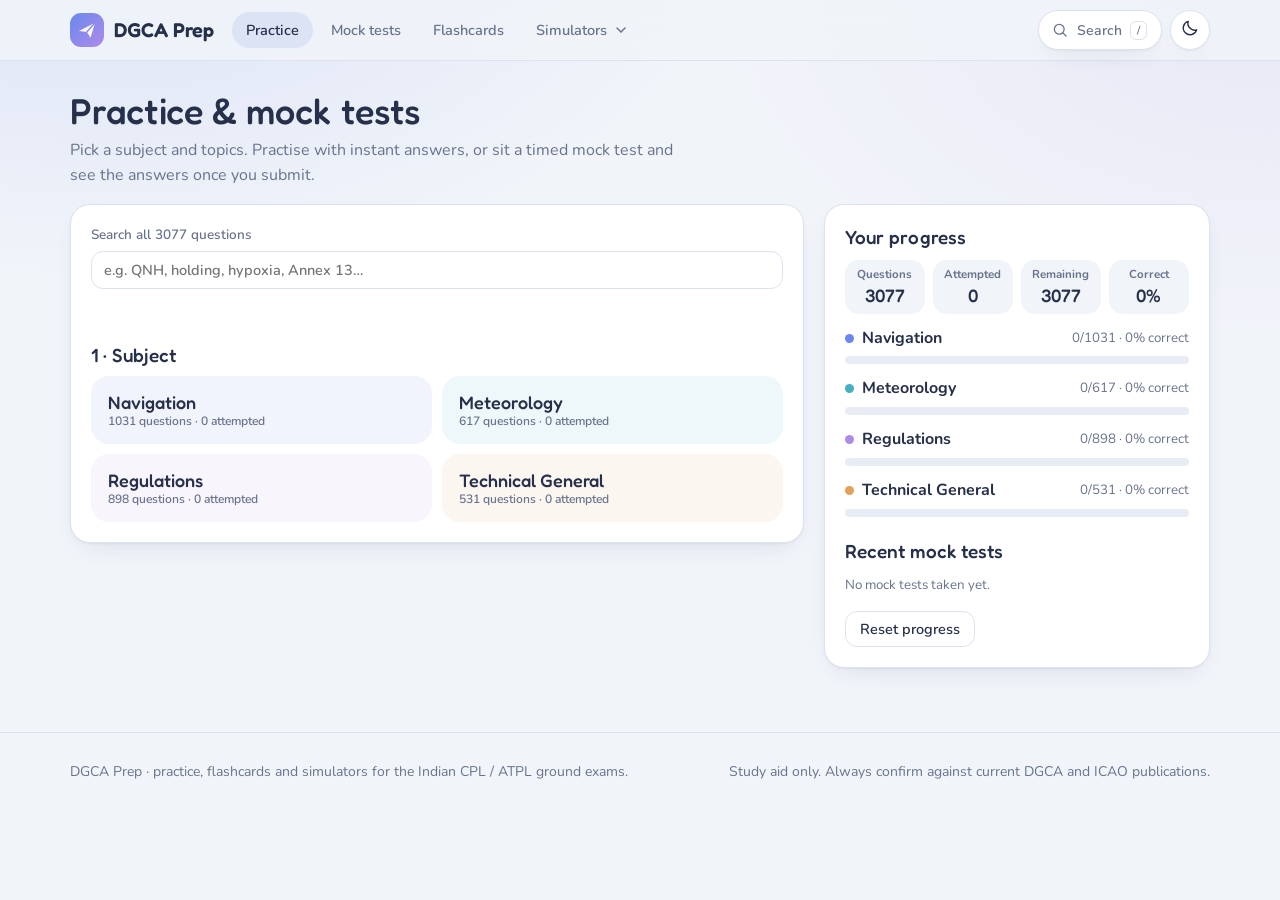
<file: practice.html>
<!DOCTYPE html>
<html lang="en">
<head>
<meta charset="utf-8">
<meta name="viewport" content="width=device-width, initial-scale=1, viewport-fit=cover">
<meta name="theme-color" content="#f1f4f9">
<meta name="description" content="DGCA practice questions with instant answers, and timed 50-question mock tests.">
<title>Practice &amp; mock tests · DGCA Prep</title>
<script>(function(){var t=null;try{t=localStorage.getItem('dgca.theme')}catch(e){}if(!t)t=matchMedia('(prefers-color-scheme: dark)').matches?'dark':'light';document.documentElement.setAttribute('data-theme',t)})()</script>
<link rel="preconnect" href="https://fonts.googleapis.com"><link rel="preconnect" href="https://fonts.gstatic.com" crossorigin>
<link href="https://fonts.googleapis.com/css2?family=Fredoka:wght@400;500;600&family=Nunito:wght@400;600;700;800&display=swap" rel="stylesheet">
<link rel="stylesheet" href="theme.css">
</head>
<body>
<div class="site-hdr"><div class="hdr-in">
<a class="brand" href="index.html" aria-label="DGCA Prep home"><svg viewBox="0 0 40 40" aria-hidden="true"><defs><linearGradient id="bg1" x1="0" y1="0" x2="1" y2="1"><stop offset="0" stop-color="var(--c-nav)"/><stop offset="1" stop-color="var(--c-reg)"/></linearGradient></defs><rect width="40" height="40" rx="13" fill="url(#bg1)"/><path d="M10.5 21.2L29.5 11.5 24.2 29.2 19.8 22.4z" fill="#fff" opacity=".95"/><path d="M19.8 22.4L29.5 11.5" stroke="url(#bg1)" stroke-width="1.6" stroke-linecap="round"/></svg><b>DGCA Prep</b></a>
<nav class="nav" aria-label="Main">
<a href="practice.html">Practice</a><a href="practice.html?mode=test">Mock tests</a><a href="flashcards.html">Flashcards</a>
<div class="dd"><button type="button" aria-haspopup="true" aria-expanded="false">Simulators <svg viewBox="0 0 24 24" width="16" height="16" fill="none" stroke="currentColor" stroke-width="2.2" stroke-linecap="round"><path d="M6 9l6 6 6-6"/></svg></button><div class="dd-menu"><a href="altimeter.html"><span class="ic" style="color:var(--acc)"><svg viewBox="0 0 24 24" width="24" height="24" fill="none" stroke="currentColor" stroke-width="1.7" stroke-linecap="round" stroke-linejoin="round" aria-hidden="true"><circle cx="12" cy="12" r="9"/><path d="M12 12V6.5"/><path d="M12 12l4 2.3"/><path d="M12 3.6v1.4M12 19v1.4M3.6 12H5M19 12h1.4"/></svg></span><span><b>Altimeter Setting</b><small>QNH, QFE and STD: see how a wrong setting or cold air shifts true altitude.</small></span></a><a href="vor.html"><span class="ic" style="color:var(--acc)"><svg viewBox="0 0 24 24" width="24" height="24" fill="none" stroke="currentColor" stroke-width="1.7" stroke-linecap="round" stroke-linejoin="round" aria-hidden="true"><circle cx="12" cy="12" r="9"/><path d="M12 5l2.2 7H9.8z" fill="currentColor"/><path d="M12 19l-2.2-7h4.4z"/></svg></span><span><b>VOR</b><small>Radials, OBS, TO/FROM and the CDI.</small></span></a><a href="hold.html"><span class="ic" style="color:var(--acc)"><svg viewBox="0 0 24 24" width="24" height="24" fill="none" stroke="currentColor" stroke-width="1.7" stroke-linecap="round" stroke-linejoin="round" aria-hidden="true"><rect x="3.5" y="7" width="17" height="10" rx="5"/><path d="M12 7l-2.2-2.2M12 7l-2.2 2.2"/></svg></span><span><b>Holding Patterns</b><small>Random clearance, entry sector and a trail that turns red when you stray.</small></span></a><a href="rnav.html"><span class="ic" style="color:var(--acc)"><svg viewBox="0 0 24 24" width="24" height="24" fill="none" stroke="currentColor" stroke-width="1.7" stroke-linecap="round" stroke-linejoin="round" aria-hidden="true"><circle cx="5" cy="18" r="1.8"/><circle cx="11" cy="9" r="1.8"/><circle cx="19" cy="6" r="1.8"/><path d="M6.3 16.6l3.6-6.2M12.7 8.5l4.6-1.8" stroke-dasharray="2.5 2.5"/></svg></span><span><b>RNAV / RNP</b><small>Fly a waypoint route, watch cross-track error against the RNP limit.</small></span></a><a href="metar.html"><span class="ic" style="color:var(--acc)"><svg viewBox="0 0 24 24" width="24" height="24" fill="none" stroke="currentColor" stroke-width="1.7" stroke-linecap="round" stroke-linejoin="round" aria-hidden="true"><path d="M7 18.5h10a4 4 0 0 0 .6-7.95A5.6 5.6 0 0 0 7 9.4 4.6 4.6 0 0 0 7 18.5z"/></svg></span><span><b>METAR / TAF Decoder</b><small>Paste or generate a report, decode every group, then quiz yourself.</small></span></a><a href="radar.html"><span class="ic" style="color:var(--acc)"><svg viewBox="0 0 24 24" width="24" height="24" fill="none" stroke="currentColor" stroke-width="1.7" stroke-linecap="round" stroke-linejoin="round" aria-hidden="true"><circle cx="12" cy="12" r="9"/><circle cx="12" cy="12" r="4.8"/><path d="M12 12l6.2-4.6"/><circle cx="16.3" cy="15.2" r="1" fill="currentColor"/></svg></span><span><b>Primary & Secondary Radar</b><small>Echoes versus transponder replies on a PPI scope.</small></span></a></div></div>
</nav>
<div class="hdr-r"><button class="sbtn" type="button" data-search aria-label="Search"><svg viewBox="0 0 24 24" width="18" height="18" fill="none" stroke="currentColor" stroke-width="1.7" stroke-linecap="round" stroke-linejoin="round" aria-hidden="true"><circle cx="11" cy="11" r="6.5"/><path d="M16 16l4 4"/></svg><span class="lbl">Search</span><kbd>/</kbd></button>
<button class="ibtn" id="themeBtn" type="button" aria-label="Toggle light and dark mode" title="Light / dark"><span class="th-moon"><svg viewBox="0 0 24 24" width="20" height="20" fill="none" stroke="currentColor" stroke-width="1.7" stroke-linecap="round" stroke-linejoin="round" aria-hidden="true"><path d="M20 14.2A8.2 8.2 0 0 1 9.8 4a8.2 8.2 0 1 0 10.2 10.2z"/></svg></span><span class="th-sun"><svg viewBox="0 0 24 24" width="20" height="20" fill="none" stroke="currentColor" stroke-width="1.7" stroke-linecap="round" stroke-linejoin="round" aria-hidden="true"><circle cx="12" cy="12" r="4"/><path d="M12 2.5v2.2M12 19.3v2.2M2.5 12h2.2M19.3 12h2.2M5.3 5.3l1.6 1.6M17.1 17.1l1.6 1.6M5.3 18.7l1.6-1.6M17.1 6.9l1.6-1.6"/></svg></span></button></div>
</div></div>
<div class="ov" id="ov" role="dialog" aria-label="Search"><div class="ov-box"><input type="search" placeholder="Search topics, simulators, pages…" aria-label="Search"><div class="ov-res"></div></div></div>
<main class="wrap">
<div class="pg-t"><h1>Practice &amp; mock tests</h1><p>Pick a subject and topics. Practise with instant answers, or sit a timed mock test and see the answers once you submit.</p></div>
<div class="pgrid"><div class="card" id="main"></div><aside class="card side" id="dash"></aside></div>
</main>
<script src="questions.js"></script>
<script src="figs.js"></script>
<script>
const TEST_Q=50,TEST_MIN=60,PASS=70,L='ABCDEFGH',$=id=>document.getElementById(id);
const QB=window.QB||{subjects:[],questions:[],meta:{}};
const SC={nav:'var(--c-nav)',met:'var(--c-met)',reg:'var(--c-reg)',tec:'var(--c-tec)'};
const LS={g(k,d){try{const v=JSON.parse(localStorage.getItem(k));return v==null?d:v}catch(e){return d}},s(k,v){try{localStorage.setItem(k,JSON.stringify(v))}catch(e){}}};
let P=LS.g('dgca.p',{}),H=LS.g('dgca.h',[]),cfg={sub:null,topics:new Set(),mode:'practice',shuf:true,filt:'all',src:'all',q:''},V='setup',Q=[],ans=[],flg=[],cur=0,t0=0,tmr=null,res=null;
const esc=s=>String(s).replace(/[&<>]/g,c=>({'&':'&amp;','<':'&lt;','>':'&gt;'}[c])),
shuf=a=>{a=a.slice();for(let i=a.length-1;i>0;i--){const j=Math.floor(Math.random()*(i+1));[a[i],a[j]]=[a[j],a[i]]}return a},
subj=id=>QB.subjects.find(s=>s.id===id),tname=id=>{for(const s of QB.subjects){const t=s.topics.find(t=>t.id===id);if(t)return t.name}return id},
pc=(a,b)=>b?Math.round(100*a/b):0,mmss=s=>String(Math.floor(s/60)).padStart(2,'0')+':'+String(s%60).padStart(2,'0'),
pool=()=>QB.questions.filter(q=>q.s===cfg.sub&&cfg.topics.has(q.t)&&(cfg.src==='all'||(cfg.src==='pdf'?!q.g:!!q.g))&&(cfg.filt==='all'||(cfg.filt==='new'?!P[q.id]:P[q.id]&&P[q.id].r===0)));
const fig=f=>window.FIG?FIG.q(f):'';
function find(t){const w=(t||'').toLowerCase().split(/\s+/).filter(Boolean);return w.length?QB.questions.filter(x=>{const h=(x.q+' '+x.o.join(' ')).toLowerCase();return w.every(k=>h.includes(k))}):[]}
function bindSearch(){const i=$('qs');if(!i)return;const up=()=>{cfg.q=i.value;const m=find(i.value);$('qres').innerHTML=i.value.trim()?(m.length?`<span class="mute">${m.length} matching questions</span> <button class="go" data-a="qgo" style="margin-left:8px;padding:7px 16px">Practise ${Math.min(m.length,300)} of them</button>`:'<span class="mute">No matches</span>'):''};i.oninput=up;up()}
function setupView(){
const subs=QB.subjects.map(s=>{const qs=QB.questions.filter(q=>q.s===s.id),at=qs.filter(q=>P[q.id]).length;return `<button class="sb${cfg.sub===s.id?' on':''}" style="--c:${SC[s.id]}" data-a="sub:${s.id}" ${qs.length?'':'disabled'}><b>${esc(s.name)}</b><small>${qs.length} questions · ${at} attempted</small></button>`}).join('');
let opt='';
if(cfg.sub){const s=subj(cfg.sub),n=pool().length,all=s.topics.every(t=>cfg.topics.has(t.id));
opt=`<h3 class="h">2 · Topics</h3><label class="ck"><input type="checkbox" data-a="tall" ${all?'checked':''}> <b>All topics</b></label><div class="tpl">`+s.topics.map(t=>`<label class="ck"><input type="checkbox" data-a="tp:${t.id}" ${cfg.topics.has(t.id)?'checked':''}> <span>${esc(t.name)} <small>${QB.questions.filter(q=>q.t===t.id).length}</small></span></label>`).join('')+`</div>`
+`<h3 class="h">3 · How do you want to work?</h3><div class="seg"><label><input type="radio" name="md" data-a="mode:practice" ${cfg.mode==='practice'?'checked':''}> <span><b>Practice</b><small>One question at a time. The answer and explanation appear as soon as you choose.</small></span></label>
<label><input type="radio" name="md" data-a="mode:test" ${cfg.mode==='test'?'checked':''}> <span><b>Mock test</b><small>Up to ${TEST_Q} questions in ${TEST_MIN} minutes. Answers are revealed only after you submit. Pass mark ${PASS}%.</small></span></label></div>`
+`<div class="row" style="margin:16px 0 4px;flex-wrap:wrap"><span class="mute" style="font-weight:600">Questions from</span><select data-a="src" style="max-width:290px;margin-left:auto"><option value="all">Everything</option><option value="pdf" ${cfg.src==='pdf'?'selected':''}>Only my PDF question papers</option><option value="own" ${cfg.src==='own'?'selected':''}>Only questions written for this site</option></select></div>`
+(cfg.mode==='practice'?`<div class="row" style="margin:8px 0;flex-wrap:wrap"><label class="ck" style="margin:0"><input type="checkbox" data-a="shuf" ${cfg.shuf?'checked':''}> Shuffle order</label><select data-a="filt" style="max-width:290px;margin-left:auto"><option value="all">All questions</option><option value="new" ${cfg.filt==='new'?'selected':''}>Not attempted yet</option><option value="wrong" ${cfg.filt==='wrong'?'selected':''}>Previously answered wrong</option></select></div>`:'')
+`<p style="margin:20px 0 0"><button class="go" data-a="start" ${n?'':'disabled'}>${cfg.mode==='test'?'Start mock test · '+Math.min(n,TEST_Q)+' questions':'Start practice · '+n+' questions'}</button></p>`}
return `<div class="ctl" style="margin-top:0"><label>Search all ${QB.questions.length} questions</label><input type="search" id="qs" placeholder="e.g. QNH, holding, hypoxia, Annex 13…" value="${esc(cfg.q||'')}"></div><div id="qres" style="margin-bottom:6px;min-height:20px"></div><h3 class="h">1 · Subject</h3><div class="steps">${subs}</div>${opt}`}
function dashSetup(){const A=QB.questions,at=A.filter(q=>P[q.id]).length,cor=A.filter(q=>P[q.id]&&P[q.id].r===1).length;
const rows=QB.subjects.map(s=>{const qs=A.filter(q=>q.s===s.id),a=qs.filter(q=>P[q.id]).length,c=qs.filter(q=>P[q.id]&&P[q.id].r===1).length;return `<div style="margin:12px 0;--c:${SC[s.id]}"><div class="row" style="justify-content:space-between"><span style="font-weight:700"><i class="dot" style="margin-right:8px"></i>${esc(s.name)}</span><small>${a}/${qs.length} · ${pc(c,a)}% correct</small></div><div class="bar" style="margin-top:6px"><i style="width:${pc(a,qs.length)}%"></i></div></div>`}).join('');
const hist=H.slice(0,6).map(h=>`<tr><td>${new Date(h.d).toLocaleDateString()}</td><td>${esc(h.s)}</td><td>${h.c}/${h.n}</td><td>${pc(h.c,h.n)}%</td></tr>`).join('');
return `<h3 class="h">Your progress</h3><div class="read"><div><small>Questions</small><b>${A.length}</b></div><div><small>Attempted</small><b>${at}</b></div><div><small>Remaining</small><b>${A.length-at}</b></div><div><small>Correct</small><b>${pc(cor,at)}%</b></div></div>${rows}
<h3 class="h">Recent mock tests</h3>${hist?`<table class="rt"><tr><th>Date</th><th>Subject</th><th>Score</th><th>%</th></tr>${hist}</table>`:'<small>No mock tests taken yet.</small>'}<div class="btns"><button data-a="reset">Reset progress</button></div>`}
function qview(){const q=Q[cur],a=ans[cur],test=V==='test',show=!test&&(V==='review'||a!=null);
const ops=q.o.map((o,i)=>{let c='op';if(show){if(i===q.a)c+=' ok';else if(i===a)c+=' no'}else if(a===i)c+=' sel';return `<button class="${c}" data-a="opt:${i}" ${show?'disabled':''}><b>${L[i]}</b><span>${esc(o)}</span></button>`}).join('');
const fb=show?`<div class="fb" style="color:var(--${a===q.a?'ok':'bad'})">${a==null?'Not answered. ':a===q.a?'Correct. ':'Not quite. '}Answer: ${L[q.a]}</div>${q.e?`<div class="ex">${esc(q.e)}</div>`:''}`:'';
return `<div class="qmeta"><span class="chip" style="background:color-mix(in srgb,${SC[q.s]} 22%,var(--panel))">${esc(subj(q.s).name)}</span><span>${esc(tname(q.t))}</span><span>· Question ${cur+1} of ${Q.length}</span>${q.g?'<span>· written for this site</span>':''}${flg[cur]?'<span style="color:var(--warn)">· ⚑ flagged</span>':''}</div><p class="qtext">${esc(q.q)}</p>${q.f?'<div class="fig">'+fig(q.f)+'</div>':''}${ops}${fb}
<div class="btns" style="margin-top:18px"><button data-a="prev" ${cur?'':'disabled'}>← Previous</button><button data-a="next" ${cur<Q.length-1?'':'disabled'}>Next →</button>${test?`<button data-a="flag">${flg[cur]?'Unflag':'⚑ Flag for review'}</button><button data-a="clr">Clear answer</button>`:''}</div>
<p class="hint">Keys: A–D choose · ← → move</p>`}
function resultView(){const test=res.mode==='test',idx=Q.map((_,i)=>i).filter(i=>test||ans[i]!=null),n=idx.length,c=idx.filter(i=>ans[i]===Q[i].a).length,un=test?ans.filter(x=>x==null).length:0,by={};idx.forEach(i=>{const q=Q[i],k=tname(q.t);by[k]=by[k]||[0,0];by[k][1]++;if(ans[i]===q.a)by[k][0]++});
const p=pc(c,n),pass=test?(p>=PASS?`<p style="color:var(--ok);font-weight:700;margin:8px 0 0">Above the ${PASS}% pass mark.</p>`:`<p style="color:var(--bad);font-weight:700;margin:8px 0 0">Below the ${PASS}% pass mark. Review the answers and try again.</p>`):'';
return `<h3 class="h">${test?'Mock test result':'Session summary'}</h3><div class="big">${p}%</div>${pass}<p class="mute">${c} correct · ${n-c} wrong${test?' · '+un+' unanswered':''} · ${n}${test?'':' answered of '+Q.length} questions${res.secs!=null?' · time '+mmss(res.secs):''}</p>
<table class="rt"><tr><th>Topic</th><th>Correct</th><th>%</th></tr>${Object.entries(by).map(([k,v])=>`<tr><td>${esc(k)}</td><td>${v[0]}/${v[1]}</td><td>${pc(v[0],v[1])}%</td></tr>`).join('')}</table>
<div class="btns"><button class="go" data-a="rev">Review answers</button>${test?'<button data-a="start">Take another test</button>':''}<button data-a="home">Back to setup</button></div>`}
function dashSess(){const n=Q.length,at=ans.filter(x=>x!=null).length,cor=ans.filter((x,i)=>x===Q[i].a).length,fl=flg.filter(Boolean).length,test=V==='test',
tl=test?[['Answered',at],['Unanswered',n-at],['Flagged',fl],['Total',n]]:[['Attempted',at],['Remaining',n-at],['Correct',cor],['Accuracy',pc(cor,at)+'%']],
grid=Q.map((q,i)=>{let c=test?(ans[i]!=null?'ans':''):(ans[i]==null?'':ans[i]===q.a?'ok':'no');if(flg[i])c+=' fl';if(i===cur&&V!=='result')c+=' cur';return `<button class="${c}" data-a="go:${i}">${i+1}</button>`}).join('');
const b=V==='test'?'<button class="go" data-a="submit">Submit test</button>':V==='practice'?'<button data-a="end">End session</button>':V==='review'?'<button data-a="res">Back to results</button>':'<button data-a="home">Back to setup</button>';
return `${test?'<div class="tm" id="tm">--:--</div><small>time left</small>':'<h3 class="h">Question tracker</h3>'}<div class="read">${tl.map(([k,v])=>`<div><small>${k}</small><b>${v}</b></div>`).join('')}</div>
<div class="qg">${grid}</div><small>${test?'Blue = answered · amber outline = flagged':'Green = correct · red = wrong'}</small><div class="btns">${b}</div>`}
function draw(){let m,d;if(V==='setup'){m=setupView();d=dashSetup()}else if(V==='result'){m=resultView();d=dashSess()}else{m=qview();d=dashSess()}$('main').innerHTML=m;$('dash').innerHTML=d;if(V==='test')tick();if(V==='setup')bindSearch()}
function start(){let p=pool();if(!p.length)return;p=cfg.mode==='test'?shuf(p).slice(0,TEST_Q):cfg.shuf?shuf(p):p;
Q=p;ans=Q.map(()=>null);flg=Q.map(()=>false);cur=0;V=cfg.mode;res=null;t0=Date.now();clearInterval(tmr);if(V==='test')tmr=setInterval(tick,1000);draw();scrollTo({top:0})}
function tick(){if(V!=='test')return;const l=TEST_MIN*60-Math.floor((Date.now()-t0)/1000),e=$('tm');if(l<=0){submit(true);return}if(e){e.textContent=mmss(l);e.className='tm'+(l<300?' low':'')}}
function rec(k){const q=Q[k];if(ans[k]==null)return;P[q.id]={n:((P[q.id]||{}).n||0)+1,r:ans[k]===q.a?1:0};LS.s('dgca.p',P)}
function pick(i){if(V==='practice'){if(ans[cur]!=null)return;ans[cur]=i;rec(cur)}else if(V==='test')ans[cur]=ans[cur]===i?null:i;else return;draw()}
function submit(auto){if(V!=='test')return;if(!auto){const un=ans.filter(x=>x==null).length;if(!confirm(un?un+' question(s) are unanswered. Submit the test?':'Submit the test?'))return}
clearInterval(tmr);const secs=Math.min(TEST_MIN*60,Math.floor((Date.now()-t0)/1000)),c=ans.filter((x,i)=>x===Q[i].a).length;Q.forEach((q,i)=>rec(i));
res={c,n:Q.length,secs,mode:'test'};H.unshift({d:Date.now(),s:subj(cfg.sub).name,c,n:Q.length,secs});H=H.slice(0,20);LS.s('dgca.h',H);V='result';draw()}
function end(){res={c:ans.filter((x,i)=>x===Q[i].a).length,n:Q.length,mode:'practice'};V='result';draw()}
function act(el){const[a,x]=el.dataset.a.split(':');
if(a==='sub'){cfg.sub=x;cfg.topics=new Set(subj(x).topics.map(t=>t.id))}
else if(a==='tp'){cfg.topics.has(x)?cfg.topics.delete(x):cfg.topics.add(x)}
else if(a==='tall'){cfg.topics=el.checked?new Set(subj(cfg.sub).topics.map(t=>t.id)):new Set()}
else if(a==='mode')cfg.mode=x;else if(a==='shuf')cfg.shuf=el.checked;else if(a==='filt')cfg.filt=el.value;else if(a==='src')cfg.src=el.value;
else if(a==='qgo'){const m=find(cfg.q);if(!m.length)return;Q=shuf(m).slice(0,300);ans=Q.map(()=>null);flg=Q.map(()=>false);cur=0;V='practice';res=null;clearInterval(tmr);return draw()}
else if(a==='start')return start();else if(a==='opt')return pick(+x);
else if(a==='prev')cur=Math.max(0,cur-1);else if(a==='next')cur=Math.min(Q.length-1,cur+1);
else if(a==='go'){if(V==='result')V='review';cur=+x}
else if(a==='flag')flg[cur]=!flg[cur];else if(a==='clr')ans[cur]=null;
else if(a==='submit')return submit(false);else if(a==='end')return end();
else if(a==='rev'){V='review';cur=0}else if(a==='res')V='result';
else if(a==='home'){clearInterval(tmr);V='setup'}
else if(a==='reset'){if(!confirm('Clear all saved progress and test history?'))return;P={};H=[];LS.s('dgca.p',P);LS.s('dgca.h',H)}
draw()}
document.addEventListener('click',e=>{const el=e.target.closest('[data-a]');if(el&&!el.matches('input,select,label'))act(el)});
document.addEventListener('change',e=>{const el=e.target.closest('[data-a]');if(el&&el.matches('input,select'))act(el)});
addEventListener('keydown',e=>{if(!['practice','test','review'].includes(V)||/INPUT|SELECT|TEXTAREA/.test(e.target.tagName)||e.ctrlKey||e.metaKey)return;const k=e.key.toLowerCase(),i=L.toLowerCase().indexOf(k),len=Q[cur].o.length;
if(e.key==='ArrowRight'){if(cur<Q.length-1){cur++;draw()}}else if(e.key==='ArrowLeft'){if(cur>0){cur--;draw()}}else if(k.length===1&&i>=0&&i<len)pick(i)});
/* deep links: ?sub=nav&topic=a,b&mode=test&q=word */
(function(){const u=new URLSearchParams(location.search),s=u.get('sub');
if(u.get('mode')==='test')cfg.mode='test';
if(s&&subj(s)){cfg.sub=s;const t=(u.get('topic')||'').split(',').filter(Boolean).filter(x=>subj(s).topics.some(y=>y.id===x));cfg.topics=new Set(t.length?t:subj(s).topics.map(t=>t.id))}
if(u.get('q'))cfg.q=u.get('q')})();
draw();
</script>
<footer class="ft"><div class="wrap"><span>DGCA Prep · practice, flashcards and simulators for the Indian CPL / ATPL ground exams.</span><span>Study aid only. Always confirm against current DGCA and ICAO publications.</span></div></footer>
<script src="search-index.js"></script>
<script src="app.js"></script>
</body>
</html>
</file>
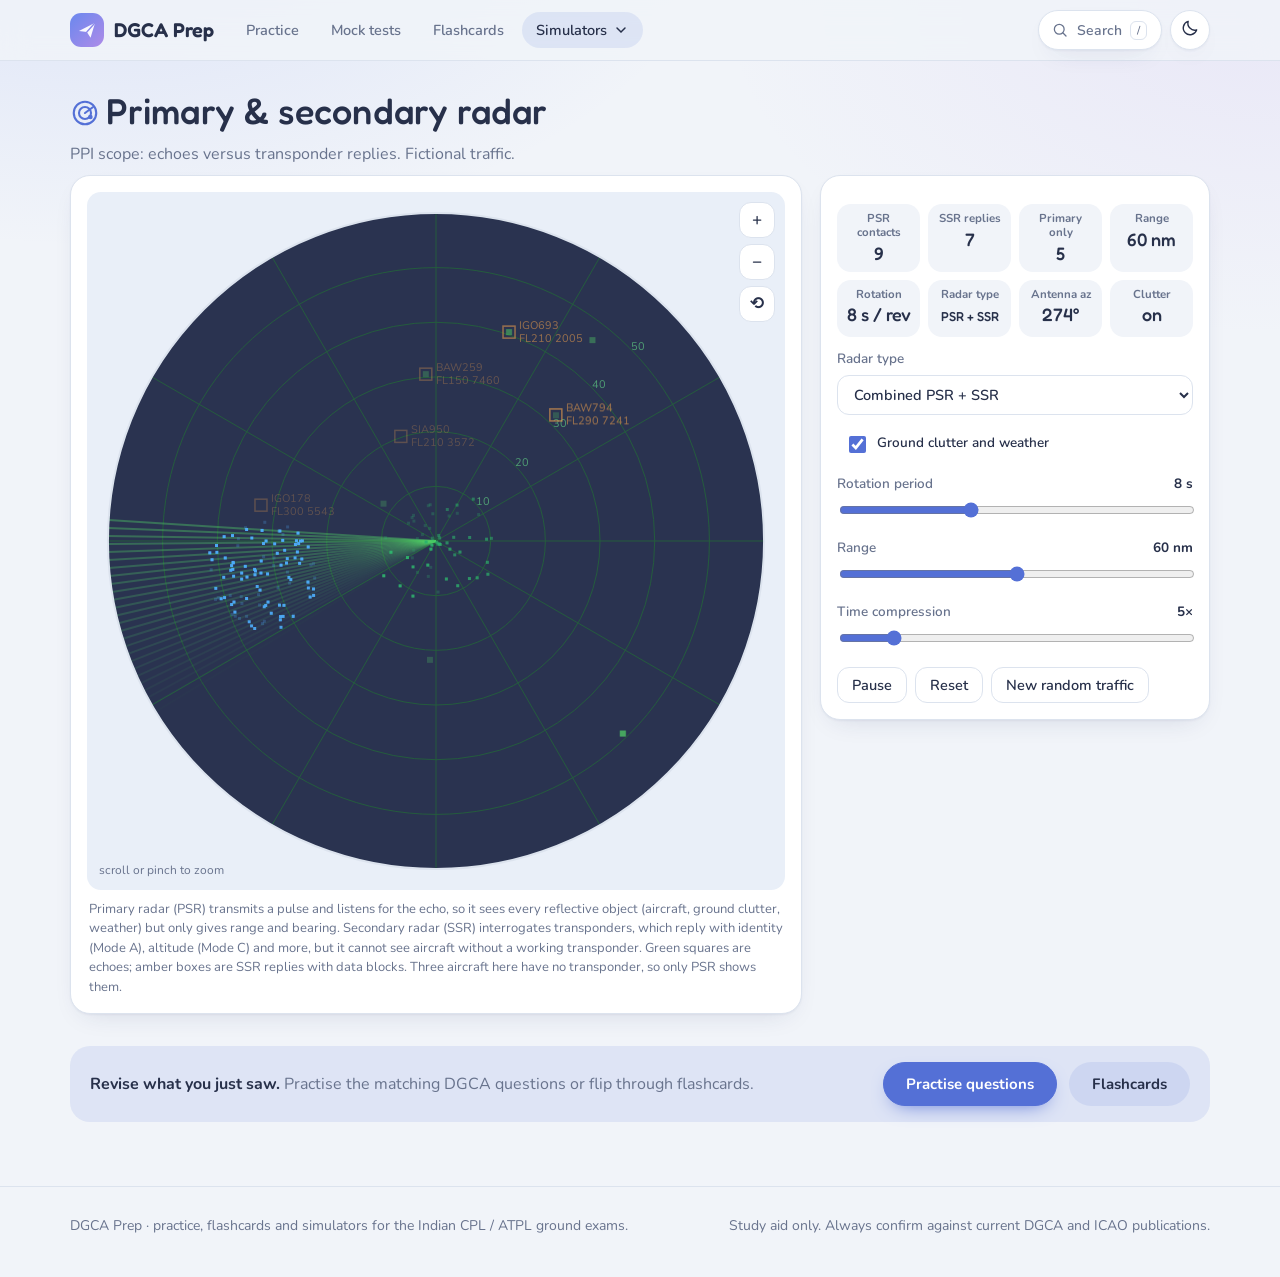
<file: radar.html>
<!DOCTYPE html>
<html lang="en">
<head>
<meta charset="utf-8">
<meta name="viewport" content="width=device-width, initial-scale=1, viewport-fit=cover">
<meta name="theme-color" content="#f1f4f9">
<meta name="description" content="Echoes versus transponder replies on a PPI scope.">
<title>Primary &amp; Secondary Radar · DGCA Prep</title>
<script>(function(){var t=null;try{t=localStorage.getItem('dgca.theme')}catch(e){}if(!t)t=matchMedia('(prefers-color-scheme: dark)').matches?'dark':'light';document.documentElement.setAttribute('data-theme',t)})()</script>
<link rel="preconnect" href="https://fonts.googleapis.com"><link rel="preconnect" href="https://fonts.gstatic.com" crossorigin>
<link href="https://fonts.googleapis.com/css2?family=Fredoka:wght@400;500;600&family=Nunito:wght@400;600;700;800&display=swap" rel="stylesheet">
<style>
canvas{width:100%;display:block;border-radius:8px;background:var(--map)}.pair{display:flex;gap:10px;flex-wrap:wrap}.pair svg{flex:1 1 260px;max-width:340px;margin:auto;display:block}.ind{width:100%;max-width:340px;display:block;margin:0 auto}select{font:inherit;color:var(--ink);background:var(--bg);border:1px solid var(--line);border-radius:8px;padding:5px 10px;width:100%}input[type=checkbox]{accent-color:var(--acc)}.ctl label.ck{justify-content:flex-start;gap:8px;color:var(--ink)}
.zt{position:absolute;top:8px;right:8px;display:flex;flex-direction:column;gap:6px}.zt button{width:34px;height:34px;padding:0;font-size:17px;background:var(--panel);border-radius:8px}.zl{position:absolute;left:10px;bottom:8px;font-size:12px;color:var(--mute);pointer-events:none}
</style>
<link rel="stylesheet" href="theme.css">
</head>
<body>
<div class="site-hdr"><div class="hdr-in">
<a class="brand" href="index.html" aria-label="DGCA Prep home"><svg viewBox="0 0 40 40" aria-hidden="true"><defs><linearGradient id="bg1" x1="0" y1="0" x2="1" y2="1"><stop offset="0" stop-color="var(--c-nav)"/><stop offset="1" stop-color="var(--c-reg)"/></linearGradient></defs><rect width="40" height="40" rx="13" fill="url(#bg1)"/><path d="M10.5 21.2L29.5 11.5 24.2 29.2 19.8 22.4z" fill="#fff" opacity=".95"/><path d="M19.8 22.4L29.5 11.5" stroke="url(#bg1)" stroke-width="1.6" stroke-linecap="round"/></svg><b>DGCA Prep</b></a>
<nav class="nav" aria-label="Main">
<a href="practice.html">Practice</a><a href="practice.html?mode=test">Mock tests</a><a href="flashcards.html">Flashcards</a>
<div class="dd on"><button type="button" aria-haspopup="true" aria-expanded="false">Simulators <svg viewBox="0 0 24 24" width="16" height="16" fill="none" stroke="currentColor" stroke-width="2.2" stroke-linecap="round"><path d="M6 9l6 6 6-6"/></svg></button><div class="dd-menu"><a href="altimeter.html"><span class="ic" style="color:var(--acc)"><svg viewBox="0 0 24 24" width="24" height="24" fill="none" stroke="currentColor" stroke-width="1.7" stroke-linecap="round" stroke-linejoin="round" aria-hidden="true"><circle cx="12" cy="12" r="9"/><path d="M12 12V6.5"/><path d="M12 12l4 2.3"/><path d="M12 3.6v1.4M12 19v1.4M3.6 12H5M19 12h1.4"/></svg></span><span><b>Altimeter Setting</b><small>QNH, QFE and STD: see how a wrong setting or cold air shifts true altitude.</small></span></a><a href="vor.html"><span class="ic" style="color:var(--acc)"><svg viewBox="0 0 24 24" width="24" height="24" fill="none" stroke="currentColor" stroke-width="1.7" stroke-linecap="round" stroke-linejoin="round" aria-hidden="true"><circle cx="12" cy="12" r="9"/><path d="M12 5l2.2 7H9.8z" fill="currentColor"/><path d="M12 19l-2.2-7h4.4z"/></svg></span><span><b>VOR</b><small>Radials, OBS, TO/FROM and the CDI.</small></span></a><a href="hold.html"><span class="ic" style="color:var(--acc)"><svg viewBox="0 0 24 24" width="24" height="24" fill="none" stroke="currentColor" stroke-width="1.7" stroke-linecap="round" stroke-linejoin="round" aria-hidden="true"><rect x="3.5" y="7" width="17" height="10" rx="5"/><path d="M12 7l-2.2-2.2M12 7l-2.2 2.2"/></svg></span><span><b>Holding Patterns</b><small>Random clearance, entry sector and a trail that turns red when you stray.</small></span></a><a href="rnav.html"><span class="ic" style="color:var(--acc)"><svg viewBox="0 0 24 24" width="24" height="24" fill="none" stroke="currentColor" stroke-width="1.7" stroke-linecap="round" stroke-linejoin="round" aria-hidden="true"><circle cx="5" cy="18" r="1.8"/><circle cx="11" cy="9" r="1.8"/><circle cx="19" cy="6" r="1.8"/><path d="M6.3 16.6l3.6-6.2M12.7 8.5l4.6-1.8" stroke-dasharray="2.5 2.5"/></svg></span><span><b>RNAV / RNP</b><small>Fly a waypoint route, watch cross-track error against the RNP limit.</small></span></a><a href="metar.html"><span class="ic" style="color:var(--acc)"><svg viewBox="0 0 24 24" width="24" height="24" fill="none" stroke="currentColor" stroke-width="1.7" stroke-linecap="round" stroke-linejoin="round" aria-hidden="true"><path d="M7 18.5h10a4 4 0 0 0 .6-7.95A5.6 5.6 0 0 0 7 9.4 4.6 4.6 0 0 0 7 18.5z"/></svg></span><span><b>METAR / TAF Decoder</b><small>Paste or generate a report, decode every group, then quiz yourself.</small></span></a><a href="radar.html" class=on><span class="ic" style="color:var(--acc)"><svg viewBox="0 0 24 24" width="24" height="24" fill="none" stroke="currentColor" stroke-width="1.7" stroke-linecap="round" stroke-linejoin="round" aria-hidden="true"><circle cx="12" cy="12" r="9"/><circle cx="12" cy="12" r="4.8"/><path d="M12 12l6.2-4.6"/><circle cx="16.3" cy="15.2" r="1" fill="currentColor"/></svg></span><span><b>Primary & Secondary Radar</b><small>Echoes versus transponder replies on a PPI scope.</small></span></a></div></div>
</nav>
<div class="hdr-r"><button class="sbtn" type="button" data-search aria-label="Search"><svg viewBox="0 0 24 24" width="18" height="18" fill="none" stroke="currentColor" stroke-width="1.7" stroke-linecap="round" stroke-linejoin="round" aria-hidden="true"><circle cx="11" cy="11" r="6.5"/><path d="M16 16l4 4"/></svg><span class="lbl">Search</span><kbd>/</kbd></button>
<button class="ibtn" id="themeBtn" type="button" aria-label="Toggle light and dark mode" title="Light / dark"><span class="th-moon"><svg viewBox="0 0 24 24" width="20" height="20" fill="none" stroke="currentColor" stroke-width="1.7" stroke-linecap="round" stroke-linejoin="round" aria-hidden="true"><path d="M20 14.2A8.2 8.2 0 0 1 9.8 4a8.2 8.2 0 1 0 10.2 10.2z"/></svg></span><span class="th-sun"><svg viewBox="0 0 24 24" width="20" height="20" fill="none" stroke="currentColor" stroke-width="1.7" stroke-linecap="round" stroke-linejoin="round" aria-hidden="true"><circle cx="12" cy="12" r="4"/><path d="M12 2.5v2.2M12 19.3v2.2M2.5 12h2.2M19.3 12h2.2M5.3 5.3l1.6 1.6M17.1 17.1l1.6 1.6M5.3 18.7l1.6-1.6M17.1 6.9l1.6-1.6"/></svg></span></button></div>
</div></div>
<div class="ov" id="ov" role="dialog" aria-label="Search"><div class="ov-box"><input type="search" placeholder="Search topics, simulators, pages…" aria-label="Search"><div class="ov-res"></div></div></div>
<main class="wrap"><div class="pg-t"><h1><span style="color:var(--acc);vertical-align:-4px;margin-right:6px"><svg viewBox="0 0 24 24" width="30" height="30" fill="none" stroke="currentColor" stroke-width="1.7" stroke-linecap="round" stroke-linejoin="round" aria-hidden="true"><circle cx="12" cy="12" r="9"/><circle cx="12" cy="12" r="4.8"/><path d="M12 12l6.2-4.6"/><circle cx="16.3" cy="15.2" r="1" fill="currentColor"/></svg></span>Primary & secondary radar</h1><p>PPI scope: echoes versus transponder replies. Fictional traffic.</p></div>
<div class="grid"><div class="box"><canvas id="map" style="aspect-ratio:1/1;max-height:88vh"></canvas>
<p class="hint">Primary radar (PSR) transmits a pulse and listens for the echo, so it sees every reflective object (aircraft, ground clutter, weather) but only gives range and bearing. Secondary radar (SSR) interrogates transponders, which reply with identity (Mode A), altitude (Mode C) and more, but it cannot see aircraft without a working transponder. Green squares are echoes; amber boxes are SSR replies with data blocks. Three aircraft here have no transponder, so only PSR shows them.</p></div><div class="box"><div class="read"><div><small>PSR contacts</small><b id="qP">--</b></div><div><small>SSR replies</small><b id="qS">--</b></div><div><small>Primary only</small><b id="qO">--</b></div><div><small>Range</small><b id="qR">--</b></div><div><small>Rotation</small><b id="qT">--</b></div><div><small>Radar type</small><b id="qM" style="font-size:13px;line-height:26px">--</b></div><div><small>Antenna az</small><b id="qA">--</b></div><div><small>Clutter</small><b id="qN">--</b></div></div><div class="ctl"><label>Radar type</label><select id="mode"><option value="0">Primary (PSR) only</option><option value="1">Secondary (SSR) only</option><option value="2">Combined PSR + SSR</option></select></div><div class="ctl"><label class="ck"><input type="checkbox" id="clut"> Ground clutter and weather</label></div><div class="ctl"><label>Rotation period <output id="o_per" data-u=" s"></output></label><input type="range" id="per" min="4" max="15" step="1" value="8" style="width:100%"></div><div class="ctl"><label>Range <output id="o_rngs" data-u=" nm"></output></label><input type="range" id="rngs" min="20" max="100" step="10" value="60" style="width:100%"></div><div class="ctl"><label>Time compression <output id="o_ts" data-u="×"></output></label><input type="range" id="ts" min="1" max="30" step="1" value="5" style="width:100%"></div><div class="btns"><button id="pause">Pause</button><button id="reset">Reset</button><button id="rnd">New random traffic</button></div></div></div>
<script>
const $=id=>document.getElementById(id),n360=a=>((a%360)+360)%360,n180=a=>{a=n360(a);return a>180?a-360:a},rad=d=>d*Math.PI/180,cl=(v,a,b)=>Math.max(a,Math.min(b,v)),pad=v=>String(Math.round(n360(v))%360).padStart(3,'0');
const cssv=()=>{const cs=getComputedStyle(document.documentElement);return k=>cs.getPropertyValue(k).trim()};
const T=(id,v,c)=>{const e=$(id);e.textContent=v;e.style.color=c||''};
const turn=(h,t,sd)=>{const d=n180(t-h),s=3*sd;return n360(Math.abs(d)<=s?t:h+Math.sign(d)*s)};
function zoomify(cv,ctx0,o){const z={k:1,x:0,y:0,moved:false},P=new Map();let pd=0,lb=null,fb=null;const setFo=v=>{z.fo=v;if(fb){fb.style.background=v?'var(--acc)':'var(--panel)';fb.style.color=v?'#fff':''}};
const ctx=new Proxy(ctx0,{get(t,k){if(k==='__z')return z.k;if(k==='__f')return(x,y)=>{z.fp=[x,y]};if(k==='clearRect')return apply;if(k==='setLineDash')return a=>t.setLineDash(a.map(x=>x/z.k));const v=t[k];return typeof v==='function'?v.bind(t):v},
set(t,k,v){if(k==='lineWidth')v=v/z.k;else if(k==='font')v=String(v).replace(/(\d+(?:\.\d+)?)px/,(m,n)=>(n/z.k)+'px');t[k]=v;return true}});
function apply(){const d=devicePixelRatio||1,k=z.k;if(z.fo&&z.fp&&k>1){z.x=-k*(z.fp[0]-o.W/2);z.y=-k*(z.fp[1]-o.H/2);clamp()}ctx0.setTransform(d,0,0,d,0,0);ctx0.clearRect(0,0,o.W,o.H);ctx0.setTransform(d*k,0,0,d*k,d*(o.W/2*(1-k)+z.x),d*(o.H/2*(1-k)+z.y));if(lb)lb.textContent=k>1.01?'×'+k.toFixed(1)+' · drag to pan · double-click to reset':'scroll or pinch to zoom'}
function clamp(){const mx=o.W/2*(z.k-1),my=o.H/2*(z.k-1);z.x=Math.max(-mx,Math.min(mx,z.x));z.y=Math.max(-my,Math.min(my,z.y));if(z.k<=1.001){z.k=1;z.x=z.y=0}cv.style.touchAction=z.k>1?'none':'pan-y';cv.style.cursor=z.k>1?'grab':''}
function zoomAt(px,py,f){const k0=z.k,k=Math.max(1,Math.min(12,k0*f)),r=k/k0,cx=o.W/2,cy=o.H/2;z.x=px-cx-r*(px-cx-z.x);z.y=py-cy-r*(py-cy-z.y);z.k=k;clamp()}
const rc=()=>cv.getBoundingClientRect(),reset=()=>{z.k=1;clamp()},dist=()=>{const[a,b]=[...P.values()];return Math.hypot(a.x-b.x,a.y-b.y)};
if(cv.parentNode&&document.createElement){const w=document.createElement('div');w.style.position='relative';cv.parentNode.insertBefore(w,cv);w.appendChild(cv);const tb=document.createElement('div');tb.className='zt';
[['+','Zoom in',1.4],['−','Zoom out',1/1.4],['⟲','Reset view',0]].concat(cv.dataset.fo?[['⌖','Follow the aircraft',-1]]:[]).forEach(([t,ti,f])=>{const b=document.createElement('button');b.type='button';b.textContent=t;b.title=ti;if(f===-1)fb=b;b.onclick=()=>f===-1?setFo(!z.fo):f?zoomAt(o.W/2,o.H/2,f):reset();tb.appendChild(b)});
w.appendChild(tb);lb=document.createElement('span');lb.className='zl';w.appendChild(lb)}
cv.addEventListener('wheel',e=>{e.preventDefault();const r=rc();zoomAt(e.clientX-r.left,e.clientY-r.top,Math.exp(-e.deltaY*.0015))},{passive:false});
cv.addEventListener('pointerdown',e=>{if(cv.setPointerCapture)cv.setPointerCapture(e.pointerId);P.set(e.pointerId,{x:e.clientX,y:e.clientY,sx:e.clientX,sy:e.clientY});z.moved=false;if(P.size===2)pd=dist()});
cv.addEventListener('pointermove',e=>{const p=P.get(e.pointerId);if(!p)return;
if(P.size===2){p.x=e.clientX;p.y=e.clientY;const d=dist(),[a,b]=[...P.values()],r=rc();zoomAt((a.x+b.x)/2-r.left,(a.y+b.y)/2-r.top,d/pd);pd=d;z.moved=true;return}
if(Math.hypot(e.clientX-p.sx,e.clientY-p.sy)>5)z.moved=true;if(z.k>1){if(z.moved&&z.fo)setFo(false);z.x+=e.clientX-p.x;z.y+=e.clientY-p.y;clamp()}p.x=e.clientX;p.y=e.clientY});
['pointerup','pointercancel'].forEach(t=>cv.addEventListener(t,e=>P.delete(e.pointerId)));
cv.addEventListener('dblclick',reset);
window.__zs=window.__zs||[];window.__zs.push(z);window.__zp=window.__zp||{zoomAt,o};
if(!window.__zk){window.__zk=1;addEventListener('keydown',e=>{if(/INPUT|SELECT|TEXTAREA/.test(e.target.tagName))return;const p=window.__zp,c=p.o;
if(e.key==='+'||e.key==='=')p.zoomAt(c.W/2,c.H/2,1.4);else if(e.key==='-')p.zoomAt(c.W/2,c.H/2,1/1.4);else if(e.key==='0')p.zoomAt(c.W/2,c.H/2,1e-9)})}
return{ctx,z,zoomAt}}
function C(id){const cv=$(id),ctx0=cv.getContext('2d'),o={cv,W:0,H:0,fit(){const d=devicePixelRatio||1;o.W=cv.clientWidth;o.H=cv.clientHeight;cv.width=o.W*d;cv.height=o.H*d;ctx0.setTransform(d,0,0,d,0,0)}};
o.fit();const zz=cv.dataset.nz?null:zoomify(cv,ctx0,o);o.ctx=zz?zz.ctx:ctx0;if(zz){o.z=zz.z;o.zoomAt=zz.zoomAt}addEventListener('resize',o.fit);return o}
function ac(ctx,x,y,h,c){if(ctx.__f)ctx.__f(x,y);ctx.save();ctx.translate(x,y);ctx.rotate(rad(h));const k=1/(ctx.__z||1);ctx.scale(k,k);ctx.fillStyle=c;ctx.beginPath();ctx.moveTo(0,-11);ctx.lineTo(7,9);ctx.lineTo(0,5);ctx.lineTo(-7,9);ctx.closePath();ctx.fill();ctx.restore()}
const syncOut=()=>document.querySelectorAll('output').forEach(o=>{const v=S[o.id.slice(2)];o.textContent=(o.dataset.p?pad(v):v)+(o.dataset.u||'')});
let S,D,K;
function wire(keys,reset){K=[...document.querySelectorAll('input[type=range]')].map(e=>e.id);
K.forEach(k=>$(k).addEventListener('input',e=>S[k]=+e.target.value));
const nudge=(k,d)=>{const el=$(k);S[k]=el.dataset.w?n360(Math.round(S[k])+d):cl(S[k]+d,+el.min,+el.max);el.value=S[k]};
document.querySelectorAll('[data-d]').forEach(b=>b.onclick=()=>{const[k,d]=b.dataset.d.split(':');nudge(k,+d)});
$('pause').onclick=()=>{if(S.stop)return;S.paused=!S.paused;$('pause').textContent=S.paused?'Resume':'Pause'};
$('reset').onclick=()=>{Object.assign(S,D,{paused:false,stop:false,trail:[]});K.forEach(k=>$(k).value=S[k]);$('pause').textContent='Pause';reset&&reset()};
addEventListener('keydown',e=>{if(e.target.tagName==='SELECT')return;const m=keys[e.key];if(m){nudge(...m);e.preventDefault()}
if(e.key===' '&&e.target.tagName!=='BUTTON'){$('pause').click();e.preventDefault()}})}
function run(step,draw){let last=performance.now();(function f(now){const dt=Math.min(.1,(now-last)/1000);last=now;if(!S.paused)step(dt*S.ts);draw();requestAnimationFrame(f)})(last)}
function live(f){K=[...document.querySelectorAll('input[type=range]')].map(e=>e.id);S={};
K.forEach(k=>{S[k]=+$(k).value;$(k).addEventListener('input',e=>{S[k]=+e.target.value;f()})});
document.querySelectorAll('select').forEach(e=>{S[e.id]=+e.value;e.addEventListener('change',()=>{S[e.id]=+e.value;f()})});
document.querySelectorAll('input[type=checkbox]').forEach(e=>{S[e.id]=e.checked;e.addEventListener('change',()=>{S[e.id]=e.checked;f()})});
document.querySelectorAll('[data-d]').forEach(b=>b.onclick=()=>{const[k,d]=b.dataset.d.split(':'),el=$(k);S[k]=el.dataset.w?n360(S[k]+ +d):cl(S[k]+ +d,+el.min,+el.max);el.value=S[k];f()});
addEventListener('resize',f);f()}
function arr(ctx,x1,y1,x2,y2,c,w){ctx.strokeStyle=ctx.fillStyle=c;ctx.lineWidth=w;ctx.beginPath();ctx.moveTo(x1,y1);ctx.lineTo(x2,y2);ctx.stroke();const a=Math.atan2(y2-y1,x2-x1);ctx.beginPath();ctx.moveTo(x2,y2);ctx.lineTo(x2-12*Math.cos(a-.4),y2-12*Math.sin(a-.4));ctx.lineTo(x2-12*Math.cos(a+.4),y2-12*Math.sin(a+.4));ctx.fill()}
function plane(ctx,x,y,c){ctx.save();ctx.translate(x,y);const k=1/(ctx.__z||1);ctx.scale(k,k);ctx.beginPath();ctx.moveTo(11,0);ctx.lineTo(-9,-6);ctx.lineTo(-4,0);ctx.lineTo(-9,6);ctx.closePath();ctx.fillStyle=c;ctx.fill();ctx.restore()}

D={ts:5,per:8,rngs:60};
S={...D,paused:false,stop:false,trail:[],sw:0,T:0,dets:[],tg:[],cl:[],mode:2,clut:true};
const M=C('map');
function mk(){const r=Math.random,A=['AIC','IGO','VTA','UAE','SEJ','BAW','SIA','QTR','JAI','AXB'],n=7+Math.floor(r()*6),no=2+Math.floor(r()*3),oc=()=>Math.floor(r()*8);S.tg=[];
for(let i=0;i<n;i++){const tx=i>=no,d=8+r()*50,b=r()*360;S.tg.push({x:Math.sin(rad(b))*d,y:Math.cos(rad(b))*d,hdg:r()*360,spd:tx?220+r()*220:60+r()*100,cs:tx?A[Math.floor(r()*A.length)]+(100+Math.floor(r()*900)):'',sq:tx?[oc(),oc(),oc(),oc()].join(''):'',fl:tx?60+Math.floor(r()*34)*10:0,tx,rcs:.6+r()*.4})}
S.cl=[];const gr=8+r()*8;for(let i=0;i<70;i++){const d=r()*gr,b=r()*360;S.cl.push({x:Math.sin(rad(b))*d,y:Math.cos(rad(b))*d,t:'c'})}
const wx=(r()-.5)*70,wy=(r()-.5)*70,wr=5+r()*7;for(let i=0;i<120;i++){const d=Math.sqrt(r())*wr,b=r()*6.283;S.cl.push({x:wx+Math.cos(b)*d,y:wy+Math.sin(b)*d,t:'w'})}
S.dets=[];S.sw=0;S.T=0}
function step(sd){const w0=S.sw;S.sw=(S.sw+360/S.per*sd)%360;S.T+=sd;
S.tg.forEach(t=>{t.x+=Math.sin(rad(t.hdg))*t.spd/3600*sd;t.y+=Math.cos(rad(t.hdg))*t.spd/3600*sd;if(Math.hypot(t.x,t.y)>S.rngs)t.hdg=n360(Math.atan2(-t.x,-t.y)*180/Math.PI+(Math.random()-.5)*60)});
const span=n360(S.sw-w0),hit=(x,y)=>{const o=n360(Math.atan2(x,y)*180/Math.PI-w0);return o>0&&o<=span};
S.tg.forEach(t=>{if(Math.hypot(t.x,t.y)<S.rngs&&hit(t.x,t.y)){if(S.mode!==1&&Math.random()<t.rcs)S.dets.push({x:t.x,y:t.y,t:S.T,k:'p',tx:t.tx});if(S.mode!==0&&t.tx)S.dets.push({x:t.x,y:t.y,t:S.T,k:'s',cs:t.cs,sq:t.sq,fl:t.fl})}});
if(S.clut&&S.mode!==1)S.cl.forEach(c=>{if(hit(c.x,c.y)&&Math.random()<.7)S.dets.push({x:c.x,y:c.y,t:S.T,k:c.t})});
S.dets=S.dets.filter(d=>S.T-d.t<S.per*1.05)}
function ui(){const n=k=>S.dets.filter(d=>d.k===k).length;
T('qP',n('p'));T('qS',n('s'));T('qO',S.dets.filter(d=>d.k==='p'&&!d.tx).length);T('qR',S.rngs+' nm');T('qT',S.per+' s / rev');T('qM',['PSR only','SSR only','PSR + SSR'][S.mode]);T('qA',pad(S.sw)+'°');T('qN',S.clut?'on':'off');syncOut()}
function draw(){const v=cssv(),{ctx,W,H}=M,R=Math.min(W,H)/2*.94,sc=R/S.rngs,cx=W/2,cy=H/2;ctx.clearRect(0,0,W,H);
ctx.save();ctx.beginPath();ctx.arc(cx,cy,R,0,7);ctx.fillStyle=v('--card');ctx.fill();ctx.clip();
ctx.font='11px Nunito,system-ui';ctx.textAlign='center';ctx.textBaseline='middle';ctx.lineWidth=1;ctx.strokeStyle='#245c3d';ctx.fillStyle='#4f9d73';
const st=S.rngs>60?20:10;for(let r=st;r<=S.rngs;r+=st){ctx.beginPath();ctx.arc(cx,cy,r*sc,0,7);ctx.stroke();ctx.fillText(r,cx+r*sc*.71+8,cy-r*sc*.71)}
for(let a=0;a<360;a+=30){ctx.beginPath();ctx.moveTo(cx,cy);ctx.lineTo(cx+Math.sin(rad(a))*R,cy-Math.cos(rad(a))*R);ctx.stroke()}
for(let i=0;i<26;i++){const a=rad(S.sw-i*1.4);ctx.globalAlpha=(1-i/26)*.4;ctx.strokeStyle='#51cf66';ctx.lineWidth=2;ctx.beginPath();ctx.moveTo(cx,cy);ctx.lineTo(cx+Math.sin(a)*R,cy-Math.cos(a)*R);ctx.stroke()}
S.dets.forEach(d=>{const al=Math.max(0,1-(S.T-d.t)/(S.per*1.05)),x=cx+d.x*sc,y=cy-d.y*sc;ctx.globalAlpha=al;
if(d.k==='p'){ctx.fillStyle='#51cf66';ctx.fillRect(x-3,y-3,6,6)}else if(d.k==='c'){ctx.fillStyle='#2fb36d';ctx.fillRect(x-1,y-1,3,3)}else if(d.k==='w'){ctx.fillStyle='#4dabf7';ctx.fillRect(x-1.5,y-1.5,3,3)}
else{ctx.strokeStyle=ctx.fillStyle='#ffa94d';ctx.lineWidth=1.5;ctx.strokeRect(x-6,y-6,12,12);ctx.textAlign='left';ctx.fillText(d.cs,x+10,y-6);ctx.fillText('FL'+d.fl+' '+d.sq,x+10,y+7);ctx.textAlign='center'}});
ctx.globalAlpha=1;ctx.restore();ctx.strokeStyle=v('--line');ctx.lineWidth=2;ctx.beginPath();ctx.arc(cx,cy,R,0,7);ctx.stroke()}
$('mode').value='2';$('clut').checked=true;$('mode').onchange=e=>S.mode=+e.target.value;$('clut').onchange=e=>S.clut=e.target.checked;
$('rnd').onclick=()=>$('reset').click();wire({},mk);mk();run(step,()=>{ui();draw()});
</script>

<div class="tie"><p><b>Revise what you just saw.</b> <span class="mute">Practise the matching DGCA questions or flip through flashcards.</span></p><div class="cta"><a class="btn" href="practice.html?sub=reg&topic=reg-air-traffic-services">Practise questions</a><a class="btn soft" href="flashcards.html?sub=reg&topic=reg-air-traffic-services">Flashcards</a></div></div></main>
<footer class="ft"><div class="wrap"><span>DGCA Prep · practice, flashcards and simulators for the Indian CPL / ATPL ground exams.</span><span>Study aid only. Always confirm against current DGCA and ICAO publications.</span></div></footer>
<script src="search-index.js"></script>
<script src="app.js"></script>
</body>
</html>
</file>
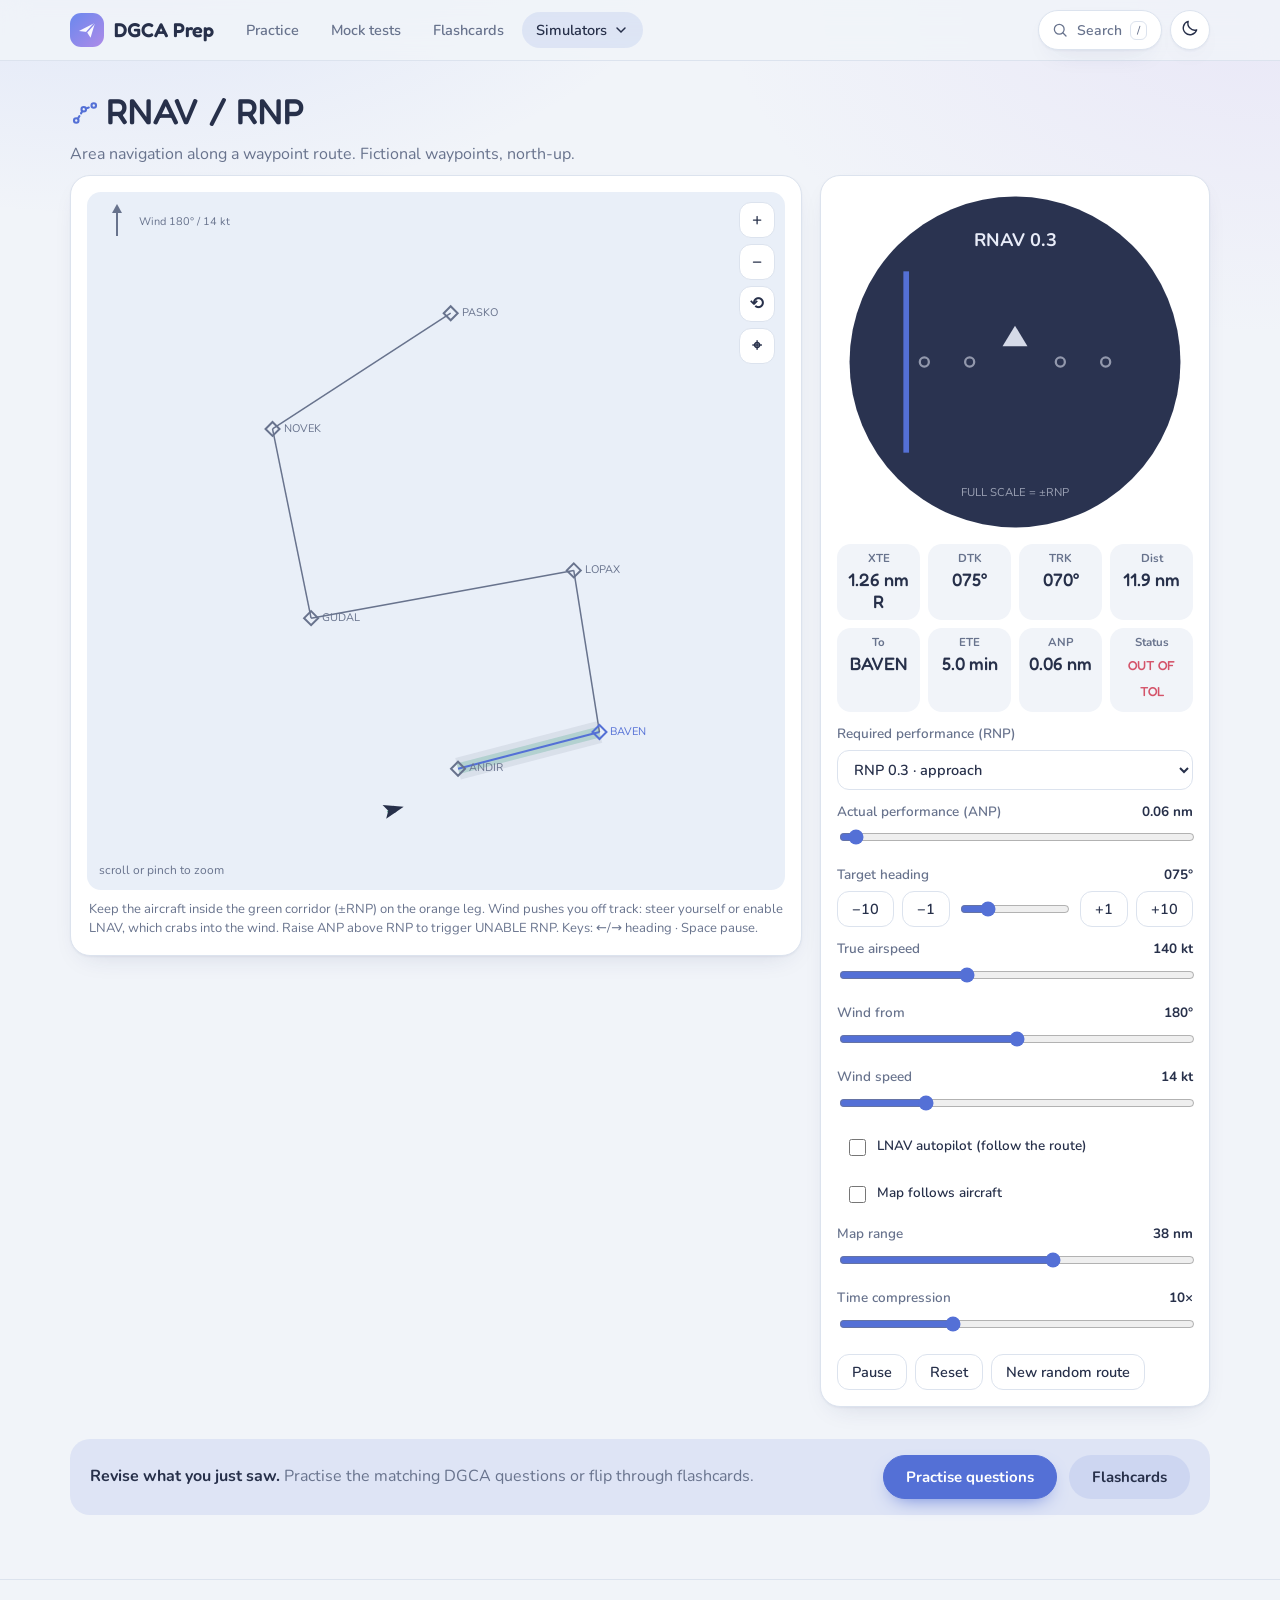
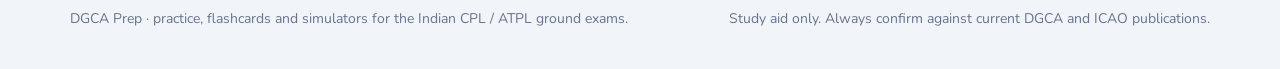
<file: rnav.html>
<!DOCTYPE html>
<html lang="en">
<head>
<meta charset="utf-8">
<meta name="viewport" content="width=device-width, initial-scale=1, viewport-fit=cover">
<meta name="theme-color" content="#f1f4f9">
<meta name="description" content="Fly a waypoint route, watch cross-track error against the RNP limit.">
<title>RNAV / RNP · DGCA Prep</title>
<script>(function(){var t=null;try{t=localStorage.getItem('dgca.theme')}catch(e){}if(!t)t=matchMedia('(prefers-color-scheme: dark)').matches?'dark':'light';document.documentElement.setAttribute('data-theme',t)})()</script>
<link rel="preconnect" href="https://fonts.googleapis.com"><link rel="preconnect" href="https://fonts.gstatic.com" crossorigin>
<link href="https://fonts.googleapis.com/css2?family=Fredoka:wght@400;500;600&family=Nunito:wght@400;600;700;800&display=swap" rel="stylesheet">
<style>
canvas{width:100%;display:block;border-radius:8px;background:var(--map)}.pair{display:flex;gap:10px;flex-wrap:wrap}.pair svg{flex:1 1 260px;max-width:340px;margin:auto;display:block}.ind{width:100%;max-width:340px;display:block;margin:0 auto}select{font:inherit;color:var(--ink);background:var(--bg);border:1px solid var(--line);border-radius:8px;padding:5px 10px;width:100%}input[type=checkbox]{accent-color:var(--acc)}.ctl label.ck{justify-content:flex-start;gap:8px;color:var(--ink)}
.zt{position:absolute;top:8px;right:8px;display:flex;flex-direction:column;gap:6px}.zt button{width:34px;height:34px;padding:0;font-size:17px;background:var(--panel);border-radius:8px}.zl{position:absolute;left:10px;bottom:8px;font-size:12px;color:var(--mute);pointer-events:none}
</style>
<link rel="stylesheet" href="theme.css">
</head>
<body>
<div class="site-hdr"><div class="hdr-in">
<a class="brand" href="index.html" aria-label="DGCA Prep home"><svg viewBox="0 0 40 40" aria-hidden="true"><defs><linearGradient id="bg1" x1="0" y1="0" x2="1" y2="1"><stop offset="0" stop-color="var(--c-nav)"/><stop offset="1" stop-color="var(--c-reg)"/></linearGradient></defs><rect width="40" height="40" rx="13" fill="url(#bg1)"/><path d="M10.5 21.2L29.5 11.5 24.2 29.2 19.8 22.4z" fill="#fff" opacity=".95"/><path d="M19.8 22.4L29.5 11.5" stroke="url(#bg1)" stroke-width="1.6" stroke-linecap="round"/></svg><b>DGCA Prep</b></a>
<nav class="nav" aria-label="Main">
<a href="practice.html">Practice</a><a href="practice.html?mode=test">Mock tests</a><a href="flashcards.html">Flashcards</a>
<div class="dd on"><button type="button" aria-haspopup="true" aria-expanded="false">Simulators <svg viewBox="0 0 24 24" width="16" height="16" fill="none" stroke="currentColor" stroke-width="2.2" stroke-linecap="round"><path d="M6 9l6 6 6-6"/></svg></button><div class="dd-menu"><a href="altimeter.html"><span class="ic" style="color:var(--acc)"><svg viewBox="0 0 24 24" width="24" height="24" fill="none" stroke="currentColor" stroke-width="1.7" stroke-linecap="round" stroke-linejoin="round" aria-hidden="true"><circle cx="12" cy="12" r="9"/><path d="M12 12V6.5"/><path d="M12 12l4 2.3"/><path d="M12 3.6v1.4M12 19v1.4M3.6 12H5M19 12h1.4"/></svg></span><span><b>Altimeter Setting</b><small>QNH, QFE and STD: see how a wrong setting or cold air shifts true altitude.</small></span></a><a href="vor.html"><span class="ic" style="color:var(--acc)"><svg viewBox="0 0 24 24" width="24" height="24" fill="none" stroke="currentColor" stroke-width="1.7" stroke-linecap="round" stroke-linejoin="round" aria-hidden="true"><circle cx="12" cy="12" r="9"/><path d="M12 5l2.2 7H9.8z" fill="currentColor"/><path d="M12 19l-2.2-7h4.4z"/></svg></span><span><b>VOR</b><small>Radials, OBS, TO/FROM and the CDI.</small></span></a><a href="hold.html"><span class="ic" style="color:var(--acc)"><svg viewBox="0 0 24 24" width="24" height="24" fill="none" stroke="currentColor" stroke-width="1.7" stroke-linecap="round" stroke-linejoin="round" aria-hidden="true"><rect x="3.5" y="7" width="17" height="10" rx="5"/><path d="M12 7l-2.2-2.2M12 7l-2.2 2.2"/></svg></span><span><b>Holding Patterns</b><small>Random clearance, entry sector and a trail that turns red when you stray.</small></span></a><a href="rnav.html" class=on><span class="ic" style="color:var(--acc)"><svg viewBox="0 0 24 24" width="24" height="24" fill="none" stroke="currentColor" stroke-width="1.7" stroke-linecap="round" stroke-linejoin="round" aria-hidden="true"><circle cx="5" cy="18" r="1.8"/><circle cx="11" cy="9" r="1.8"/><circle cx="19" cy="6" r="1.8"/><path d="M6.3 16.6l3.6-6.2M12.7 8.5l4.6-1.8" stroke-dasharray="2.5 2.5"/></svg></span><span><b>RNAV / RNP</b><small>Fly a waypoint route, watch cross-track error against the RNP limit.</small></span></a><a href="metar.html"><span class="ic" style="color:var(--acc)"><svg viewBox="0 0 24 24" width="24" height="24" fill="none" stroke="currentColor" stroke-width="1.7" stroke-linecap="round" stroke-linejoin="round" aria-hidden="true"><path d="M7 18.5h10a4 4 0 0 0 .6-7.95A5.6 5.6 0 0 0 7 9.4 4.6 4.6 0 0 0 7 18.5z"/></svg></span><span><b>METAR / TAF Decoder</b><small>Paste or generate a report, decode every group, then quiz yourself.</small></span></a><a href="radar.html"><span class="ic" style="color:var(--acc)"><svg viewBox="0 0 24 24" width="24" height="24" fill="none" stroke="currentColor" stroke-width="1.7" stroke-linecap="round" stroke-linejoin="round" aria-hidden="true"><circle cx="12" cy="12" r="9"/><circle cx="12" cy="12" r="4.8"/><path d="M12 12l6.2-4.6"/><circle cx="16.3" cy="15.2" r="1" fill="currentColor"/></svg></span><span><b>Primary & Secondary Radar</b><small>Echoes versus transponder replies on a PPI scope.</small></span></a></div></div>
</nav>
<div class="hdr-r"><button class="sbtn" type="button" data-search aria-label="Search"><svg viewBox="0 0 24 24" width="18" height="18" fill="none" stroke="currentColor" stroke-width="1.7" stroke-linecap="round" stroke-linejoin="round" aria-hidden="true"><circle cx="11" cy="11" r="6.5"/><path d="M16 16l4 4"/></svg><span class="lbl">Search</span><kbd>/</kbd></button>
<button class="ibtn" id="themeBtn" type="button" aria-label="Toggle light and dark mode" title="Light / dark"><span class="th-moon"><svg viewBox="0 0 24 24" width="20" height="20" fill="none" stroke="currentColor" stroke-width="1.7" stroke-linecap="round" stroke-linejoin="round" aria-hidden="true"><path d="M20 14.2A8.2 8.2 0 0 1 9.8 4a8.2 8.2 0 1 0 10.2 10.2z"/></svg></span><span class="th-sun"><svg viewBox="0 0 24 24" width="20" height="20" fill="none" stroke="currentColor" stroke-width="1.7" stroke-linecap="round" stroke-linejoin="round" aria-hidden="true"><circle cx="12" cy="12" r="4"/><path d="M12 2.5v2.2M12 19.3v2.2M2.5 12h2.2M19.3 12h2.2M5.3 5.3l1.6 1.6M17.1 17.1l1.6 1.6M5.3 18.7l1.6-1.6M17.1 6.9l1.6-1.6"/></svg></span></button></div>
</div></div>
<div class="ov" id="ov" role="dialog" aria-label="Search"><div class="ov-box"><input type="search" placeholder="Search topics, simulators, pages…" aria-label="Search"><div class="ov-res"></div></div></div>
<main class="wrap"><div class="pg-t"><h1><span style="color:var(--acc);vertical-align:-4px;margin-right:6px"><svg viewBox="0 0 24 24" width="30" height="30" fill="none" stroke="currentColor" stroke-width="1.7" stroke-linecap="round" stroke-linejoin="round" aria-hidden="true"><circle cx="5" cy="18" r="1.8"/><circle cx="11" cy="9" r="1.8"/><circle cx="19" cy="6" r="1.8"/><path d="M6.3 16.6l3.6-6.2M12.7 8.5l4.6-1.8" stroke-dasharray="2.5 2.5"/></svg></span>RNAV / RNP</h1><p>Area navigation along a waypoint route. Fictional waypoints, north-up.</p></div>
<div class="grid"><div class="box"><canvas id="map" data-fo="1" style="aspect-ratio:1/1;max-height:88vh"></canvas>
<p class="hint">Keep the aircraft inside the green corridor (±RNP) on the orange leg. Wind pushes you off track: steer yourself or enable LNAV, which crabs into the wind. Raise ANP above RNP to trigger UNABLE RNP. Keys: ←/→ heading · Space pause.</p></div><div class="box"><svg class="ind" viewBox="0 0 300 300" aria-label="Lateral deviation indicator"><circle cx="150" cy="150" r="146" fill="var(--card)"/><g fill="none" stroke="var(--cardink)" stroke-width="2" opacity=".55"><circle cx="70" cy="150" r="4"/><circle cx="110" cy="150" r="4"/><circle cx="190" cy="150" r="4"/><circle cx="230" cy="150" r="4"/></g>
<text id="ann" x="150" y="48" text-anchor="middle" font-size="16" font-weight="700" fill="var(--cardink)"></text>
<g id="cdi"><rect x="147.5" y="70" width="5" height="160" fill="var(--acc)"/></g>
<path d="M150 118 l-11 18 h22z" fill="var(--cardink)" opacity=".9"/>
<text x="150" y="268" text-anchor="middle" font-size="10" fill="var(--cardink)" opacity=".6">FULL SCALE = ±RNP</text></svg><div class="read"><div><small>XTE</small><b id="qX">--</b></div><div><small>DTK</small><b id="qD">--</b></div><div><small>TRK</small><b id="qK">--</b></div><div><small>Dist</small><b id="qR">--</b></div><div><small>To</small><b id="qN">--</b></div><div><small>ETE</small><b id="qE">--</b></div><div><small>ANP</small><b id="qA">--</b></div><div><small>Status</small><b id="qS" style="font-size:13px;line-height:26px">--</b></div></div><div class="ctl"><label>Required performance (RNP)</label><select id="rnp"><option value="0.1">RNP 0.1 · RNP AR approach</option><option value="0.3" selected>RNP 0.3 · approach</option><option value="1">RNP 1 · terminal</option><option value="2">RNP 2 · en route</option></select></div><div class="ctl"><label>Actual performance (ANP) <output id="o_anp" data-u=" nm"></output></label><input type="range" id="anp" min="0.02" max="1.5" step="0.01" value="0.1" style="width:100%"></div><div class="ctl"><label>Target heading <output id="o_tgt" data-u="°" data-p="1"></output></label><div class="row"><button data-d="tgt:-10">−10</button><button data-d="tgt:-1">−1</button><input type="range" id="tgt" min="0" max="359" step="1" value="90" data-w="1"><button data-d="tgt:1">+1</button><button data-d="tgt:10">+10</button></div></div><div class="ctl"><label>True airspeed <output id="o_tas" data-u=" kt"></output></label><input type="range" id="tas" min="80" max="250" step="1" value="140" style="width:100%"></div><div class="ctl"><label>Wind from <output id="o_wd" data-u="°" data-p="1"></output></label><input type="range" id="wd" min="0" max="359" step="1" value="270" data-w="1" style="width:100%"></div><div class="ctl"><label>Wind speed <output id="o_ws" data-u=" kt"></output></label><input type="range" id="ws" min="0" max="60" step="1" value="15" style="width:100%"></div><div class="ctl"><label class="ck"><input type="checkbox" id="lnav"> LNAV autopilot (follow the route)</label></div><div class="ctl"><label class="ck"><input type="checkbox" id="fol"> Map follows aircraft</label></div><div class="ctl"><label>Map range <output id="o_rng" data-u=" nm"></output></label><input type="range" id="rng" min="4" max="60" step="1" value="40" style="width:100%"></div><div class="ctl"><label>Time compression <output id="o_ts" data-u="×"></output></label><input type="range" id="ts" min="1" max="30" step="1" value="10" style="width:100%"></div><div class="btns"><button id="pause">Pause</button><button id="reset">Reset</button><button id="rnd">New random route</button></div></div></div>
<script>
const $=id=>document.getElementById(id),n360=a=>((a%360)+360)%360,n180=a=>{a=n360(a);return a>180?a-360:a},rad=d=>d*Math.PI/180,cl=(v,a,b)=>Math.max(a,Math.min(b,v)),pad=v=>String(Math.round(n360(v))%360).padStart(3,'0');
const cssv=()=>{const cs=getComputedStyle(document.documentElement);return k=>cs.getPropertyValue(k).trim()};
const T=(id,v,c)=>{const e=$(id);e.textContent=v;e.style.color=c||''};
const turn=(h,t,sd)=>{const d=n180(t-h),s=3*sd;return n360(Math.abs(d)<=s?t:h+Math.sign(d)*s)};
function zoomify(cv,ctx0,o){const z={k:1,x:0,y:0,moved:false},P=new Map();let pd=0,lb=null,fb=null;const setFo=v=>{z.fo=v;if(fb){fb.style.background=v?'var(--acc)':'var(--panel)';fb.style.color=v?'#fff':''}};
const ctx=new Proxy(ctx0,{get(t,k){if(k==='__z')return z.k;if(k==='__f')return(x,y)=>{z.fp=[x,y]};if(k==='clearRect')return apply;if(k==='setLineDash')return a=>t.setLineDash(a.map(x=>x/z.k));const v=t[k];return typeof v==='function'?v.bind(t):v},
set(t,k,v){if(k==='lineWidth')v=v/z.k;else if(k==='font')v=String(v).replace(/(\d+(?:\.\d+)?)px/,(m,n)=>(n/z.k)+'px');t[k]=v;return true}});
function apply(){const d=devicePixelRatio||1,k=z.k;if(z.fo&&z.fp&&k>1){z.x=-k*(z.fp[0]-o.W/2);z.y=-k*(z.fp[1]-o.H/2);clamp()}ctx0.setTransform(d,0,0,d,0,0);ctx0.clearRect(0,0,o.W,o.H);ctx0.setTransform(d*k,0,0,d*k,d*(o.W/2*(1-k)+z.x),d*(o.H/2*(1-k)+z.y));if(lb)lb.textContent=k>1.01?'×'+k.toFixed(1)+' · drag to pan · double-click to reset':'scroll or pinch to zoom'}
function clamp(){const mx=o.W/2*(z.k-1),my=o.H/2*(z.k-1);z.x=Math.max(-mx,Math.min(mx,z.x));z.y=Math.max(-my,Math.min(my,z.y));if(z.k<=1.001){z.k=1;z.x=z.y=0}cv.style.touchAction=z.k>1?'none':'pan-y';cv.style.cursor=z.k>1?'grab':''}
function zoomAt(px,py,f){const k0=z.k,k=Math.max(1,Math.min(12,k0*f)),r=k/k0,cx=o.W/2,cy=o.H/2;z.x=px-cx-r*(px-cx-z.x);z.y=py-cy-r*(py-cy-z.y);z.k=k;clamp()}
const rc=()=>cv.getBoundingClientRect(),reset=()=>{z.k=1;clamp()},dist=()=>{const[a,b]=[...P.values()];return Math.hypot(a.x-b.x,a.y-b.y)};
if(cv.parentNode&&document.createElement){const w=document.createElement('div');w.style.position='relative';cv.parentNode.insertBefore(w,cv);w.appendChild(cv);const tb=document.createElement('div');tb.className='zt';
[['+','Zoom in',1.4],['−','Zoom out',1/1.4],['⟲','Reset view',0]].concat(cv.dataset.fo?[['⌖','Follow the aircraft',-1]]:[]).forEach(([t,ti,f])=>{const b=document.createElement('button');b.type='button';b.textContent=t;b.title=ti;if(f===-1)fb=b;b.onclick=()=>f===-1?setFo(!z.fo):f?zoomAt(o.W/2,o.H/2,f):reset();tb.appendChild(b)});
w.appendChild(tb);lb=document.createElement('span');lb.className='zl';w.appendChild(lb)}
cv.addEventListener('wheel',e=>{e.preventDefault();const r=rc();zoomAt(e.clientX-r.left,e.clientY-r.top,Math.exp(-e.deltaY*.0015))},{passive:false});
cv.addEventListener('pointerdown',e=>{if(cv.setPointerCapture)cv.setPointerCapture(e.pointerId);P.set(e.pointerId,{x:e.clientX,y:e.clientY,sx:e.clientX,sy:e.clientY});z.moved=false;if(P.size===2)pd=dist()});
cv.addEventListener('pointermove',e=>{const p=P.get(e.pointerId);if(!p)return;
if(P.size===2){p.x=e.clientX;p.y=e.clientY;const d=dist(),[a,b]=[...P.values()],r=rc();zoomAt((a.x+b.x)/2-r.left,(a.y+b.y)/2-r.top,d/pd);pd=d;z.moved=true;return}
if(Math.hypot(e.clientX-p.sx,e.clientY-p.sy)>5)z.moved=true;if(z.k>1){if(z.moved&&z.fo)setFo(false);z.x+=e.clientX-p.x;z.y+=e.clientY-p.y;clamp()}p.x=e.clientX;p.y=e.clientY});
['pointerup','pointercancel'].forEach(t=>cv.addEventListener(t,e=>P.delete(e.pointerId)));
cv.addEventListener('dblclick',reset);
window.__zs=window.__zs||[];window.__zs.push(z);window.__zp=window.__zp||{zoomAt,o};
if(!window.__zk){window.__zk=1;addEventListener('keydown',e=>{if(/INPUT|SELECT|TEXTAREA/.test(e.target.tagName))return;const p=window.__zp,c=p.o;
if(e.key==='+'||e.key==='=')p.zoomAt(c.W/2,c.H/2,1.4);else if(e.key==='-')p.zoomAt(c.W/2,c.H/2,1/1.4);else if(e.key==='0')p.zoomAt(c.W/2,c.H/2,1e-9)})}
return{ctx,z,zoomAt}}
function C(id){const cv=$(id),ctx0=cv.getContext('2d'),o={cv,W:0,H:0,fit(){const d=devicePixelRatio||1;o.W=cv.clientWidth;o.H=cv.clientHeight;cv.width=o.W*d;cv.height=o.H*d;ctx0.setTransform(d,0,0,d,0,0)}};
o.fit();const zz=cv.dataset.nz?null:zoomify(cv,ctx0,o);o.ctx=zz?zz.ctx:ctx0;if(zz){o.z=zz.z;o.zoomAt=zz.zoomAt}addEventListener('resize',o.fit);return o}
function ac(ctx,x,y,h,c){if(ctx.__f)ctx.__f(x,y);ctx.save();ctx.translate(x,y);ctx.rotate(rad(h));const k=1/(ctx.__z||1);ctx.scale(k,k);ctx.fillStyle=c;ctx.beginPath();ctx.moveTo(0,-11);ctx.lineTo(7,9);ctx.lineTo(0,5);ctx.lineTo(-7,9);ctx.closePath();ctx.fill();ctx.restore()}
const syncOut=()=>document.querySelectorAll('output').forEach(o=>{const v=S[o.id.slice(2)];o.textContent=(o.dataset.p?pad(v):v)+(o.dataset.u||'')});
let S,D,K;
function wire(keys,reset){K=[...document.querySelectorAll('input[type=range]')].map(e=>e.id);
K.forEach(k=>$(k).addEventListener('input',e=>S[k]=+e.target.value));
const nudge=(k,d)=>{const el=$(k);S[k]=el.dataset.w?n360(Math.round(S[k])+d):cl(S[k]+d,+el.min,+el.max);el.value=S[k]};
document.querySelectorAll('[data-d]').forEach(b=>b.onclick=()=>{const[k,d]=b.dataset.d.split(':');nudge(k,+d)});
$('pause').onclick=()=>{if(S.stop)return;S.paused=!S.paused;$('pause').textContent=S.paused?'Resume':'Pause'};
$('reset').onclick=()=>{Object.assign(S,D,{paused:false,stop:false,trail:[]});K.forEach(k=>$(k).value=S[k]);$('pause').textContent='Pause';reset&&reset()};
addEventListener('keydown',e=>{if(e.target.tagName==='SELECT')return;const m=keys[e.key];if(m){nudge(...m);e.preventDefault()}
if(e.key===' '&&e.target.tagName!=='BUTTON'){$('pause').click();e.preventDefault()}})}
function run(step,draw){let last=performance.now();(function f(now){const dt=Math.min(.1,(now-last)/1000);last=now;if(!S.paused)step(dt*S.ts);draw();requestAnimationFrame(f)})(last)}
let R=[['NOVEK',-14,-8],['TIRAM',0,-8],['ULDEN',12,2],['PASKO',12,16],['REVAL',-2,22]];
D={x:-18,y:-7,hdg:90,tgt:90,tas:140,anp:.1,wd:270,ws:15,rng:40,ts:10,rnp:.3,leg:0};
S={...D,paused:false,stop:false,trail:[],lnav:false,fol:false,msg:'',acc:0,trk:90,gs:140};
const M=C('map');
function nav(){const a=R[S.leg],b=R[S.leg+1],dx=b[1]-a[1],dy=b[2]-a[2],L=Math.hypot(dx,dy),ux=dx/L,uy=dy/L,px=S.x-a[1],py=S.y-a[2];
return{a,b,dtk:n360(Math.atan2(dx,dy)*180/Math.PI),dist:L-(px*ux+py*uy),xtk:px*uy-py*ux}}
function step(sd){const c=nav();
if(S.lnav){const trk=c.dtk-cl(c.xtk*45,-45,45),w=Math.asin(cl(S.ws/S.tas*Math.sin(rad(S.wd-trk)),-1,1))*180/Math.PI;S.tgt=Math.round(n360(trk+w));$('tgt').value=S.tgt}
const nx=R[S.leg+2];let ta=.1;
if(nx){const dd=Math.abs(n180(Math.atan2(nx[1]-c.b[1],nx[2]-c.b[2])*180/Math.PI-c.dtk));ta=Math.max(.1,S.tas*S.tas/(11.26*Math.tan(rad(25)))/6076*Math.tan(rad(dd/2)))}
if(c.dist<=ta){if(nx)S.leg++;else{S.stop=S.paused=true;S.msg='Route complete';$('pause').textContent='Resume'}}
S.hdg=turn(S.hdg,S.tgt,sd);const h=sd/3600,vx=S.tas*Math.sin(rad(S.hdg))-S.ws*Math.sin(rad(S.wd)),vy=S.tas*Math.cos(rad(S.hdg))-S.ws*Math.cos(rad(S.wd));
S.x+=vx*h;S.y+=vy*h;S.trk=n360(Math.atan2(vx,vy)*180/Math.PI);S.gs=Math.hypot(vx,vy);
if((S.acc+=sd)>3){S.acc=0;S.trail.push([S.x,S.y]);if(S.trail.length>600)S.trail.shift()}}
function ui(){const c=nav(),x=c.xtk,r=S.rnp,a=S.anp;
$('cdi').setAttribute('transform',`translate(${-cl(x/r,-1.2,1.2)*80} 0)`);$('ann').textContent='RNAV '+r;
T('qX',Math.abs(x).toFixed(2)+' nm '+(x>.005?'R':x<-.005?'L':''));T('qD',pad(c.dtk)+'°');T('qK',pad(S.trk)+'°');T('qR',c.dist.toFixed(1)+' nm');T('qN',c.b[0]);
T('qE',(c.dist/Math.max(S.gs,1)*60).toFixed(1)+' min');T('qA',a.toFixed(2)+' nm',a>r?'var(--bad)':'');
const s=a>r?['UNABLE RNP','bad']:Math.abs(x)>r?['OUT OF TOL','bad']:Math.abs(x)>r/2?['DEVIATING','acc']:['ON PATH','ok'];T('qS',s[0],`var(--${s[1]})`);syncOut()}
function draw(){const v=cssv(),{ctx,W,H}=M,c=nav(),sc=Math.min(W,H)/S.rng,cx=S.fol?S.x:S.mx,cy=S.fol?S.y:S.my,X=x=>W/2+(x-cx)*sc,Y=y=>H/2-(y-cy)*sc;
ctx.clearRect(0,0,W,H);ctx.font='11px Nunito,system-ui';ctx.textBaseline='middle';
[[2,.12,'--mute'],[1,.22,'--ok']].forEach(([m,al,col])=>{ctx.globalAlpha=al;ctx.strokeStyle=v(col);ctx.lineWidth=Math.max(2,2*m*S.rnp*sc);ctx.beginPath();ctx.moveTo(X(c.a[1]),Y(c.a[2]));ctx.lineTo(X(c.b[1]),Y(c.b[2]));ctx.stroke()});ctx.globalAlpha=1;
R.forEach((p,i)=>{if(!i)return;const on=i-1===S.leg;ctx.strokeStyle=on?v('--acc'):v('--mute');ctx.lineWidth=on?2:1.5;ctx.beginPath();ctx.moveTo(X(R[i-1][1]),Y(R[i-1][2]));ctx.lineTo(X(p[1]),Y(p[2]));ctx.stroke()});
R.forEach((p,i)=>{const px=X(p[1]),py=Y(p[2]);ctx.fillStyle=ctx.strokeStyle=i===S.leg+1?v('--acc'):v('--mute');ctx.lineWidth=2;ctx.beginPath();ctx.moveTo(px,py-7);ctx.lineTo(px+7,py);ctx.lineTo(px,py+7);ctx.lineTo(px-7,py);ctx.closePath();ctx.stroke();ctx.textAlign='left';ctx.fillText(p[0],px+11,py)});
ctx.strokeStyle=v('--ok');ctx.globalAlpha=.7;ctx.lineWidth=1.5;ctx.beginPath();S.trail.forEach((q,i)=>ctx[i?'lineTo':'moveTo'](X(q[0]),Y(q[1])));ctx.stroke();ctx.globalAlpha=1;
ctx.strokeStyle=S.anp>S.rnp?v('--bad'):v('--mute');ctx.setLineDash([4,3]);ctx.beginPath();ctx.arc(X(S.x),Y(S.y),Math.max(3,S.anp*sc),0,7);ctx.stroke();ctx.setLineDash([]);
ac(ctx,X(S.x),Y(S.y),S.hdg,v('--ink'));
ctx.save();ctx.translate(30,30);ctx.rotate(rad(S.wd+180));ctx.strokeStyle=ctx.fillStyle=v('--mute');ctx.lineWidth=2;ctx.beginPath();ctx.moveTo(0,14);ctx.lineTo(0,-12);ctx.stroke();ctx.beginPath();ctx.moveTo(0,-18);ctx.lineTo(-5,-9);ctx.lineTo(5,-9);ctx.fill();ctx.restore();
ctx.fillStyle=v('--mute');ctx.textAlign='left';ctx.fillText('Wind '+pad(S.wd)+'° / '+S.ws+' kt',52,30);
if(S.msg){ctx.fillStyle=v('--ok');ctx.font='700 16px Nunito,system-ui';ctx.textAlign='center';ctx.fillText(S.msg,W/2,H*.1)}}
$('rnp').onchange=e=>S.rnp=+e.target.value;$('lnav').onchange=e=>S.lnav=e.target.checked;$('fol').onchange=e=>S.fol=e.target.checked;
wire({ArrowLeft:['tgt',-5],ArrowRight:['tgt',5]},rst);
const NM=['NOVEK','TIRAM','ULDEN','PASKO','REVAL','KOMAR','DELTU','BAVEN','SIRUN','LOPAX','MEKLO','ANDIR','TOVAN','RIMEX','GUDAL','HASOB'];
function rnd(){const nm=NM.slice().sort(()=>Math.random()-.5),n=4+Math.floor(Math.random()*3),r1=v=>Math.round(v*10)/10;let x=-14+Math.random()*8,y=-10+Math.random()*8,h=40+Math.random()*100;R=[];
for(let i=0;i<n;i++){R.push([nm[i],r1(x),r1(y)]);const d=8+Math.random()*8;h=n360(h+(Math.random()<.5?-1:1)*(25+Math.random()*70));x+=Math.sin(rad(h))*d;y+=Math.cos(rad(h))*d}
const xs=R.map(p=>p[1]),ys=R.map(p=>p[2]),x0=Math.min(...xs),x1=Math.max(...xs),y0=Math.min(...ys),y1=Math.max(...ys);S.mx=(x0+x1)/2;S.my=(y0+y1)/2;
const a=R[0],b=R[1],L=Math.hypot(b[1]-a[1],b[2]-a[2]),ux=(b[1]-a[1])/L,uy=(b[2]-a[2])/L,bk=4+Math.random()*3,lat=(Math.random()<.5?-1:1)*(.4+Math.random()*2),hd=Math.round(n360(Math.atan2(ux,uy)*180/Math.PI)),rn=[.3,.3,1,1,2,.1][Math.floor(Math.random()*6)];
S.st={x:a[1]-ux*bk+uy*lat,y:a[2]-uy*bk-ux*lat,hdg:hd,tgt:hd,wd:Math.floor(Math.random()*36)*10,ws:Math.floor(Math.random()*31),rnp:rn,anp:Math.round(Math.min(rn*.6,.04+Math.random()*.2)*100)/100,rng:cl(Math.ceil(Math.max(x1-x0,y1-y0)*1.5),10,60)};rst()}
function rst(){Object.assign(S,S.st,{leg:0,msg:'',trail:[],arm:false});['tgt','wd','ws','anp','rng'].forEach(k=>$(k).value=S[k]);$('rnp').value=S.rnp}
$('rnd').onclick=()=>{S.paused=S.stop=false;$('pause').textContent='Pause';rnd()};rnd();run(step,()=>{ui();draw()});
</script>

<div class="tie"><p><b>Revise what you just saw.</b> <span class="mute">Practise the matching DGCA questions or flip through flashcards.</span></p><div class="cta"><a class="btn" href="practice.html?sub=nav">Practise questions</a><a class="btn soft" href="flashcards.html?sub=nav">Flashcards</a></div></div></main>
<footer class="ft"><div class="wrap"><span>DGCA Prep · practice, flashcards and simulators for the Indian CPL / ATPL ground exams.</span><span>Study aid only. Always confirm against current DGCA and ICAO publications.</span></div></footer>
<script src="search-index.js"></script>
<script src="app.js"></script>
</body>
</html>
</file>
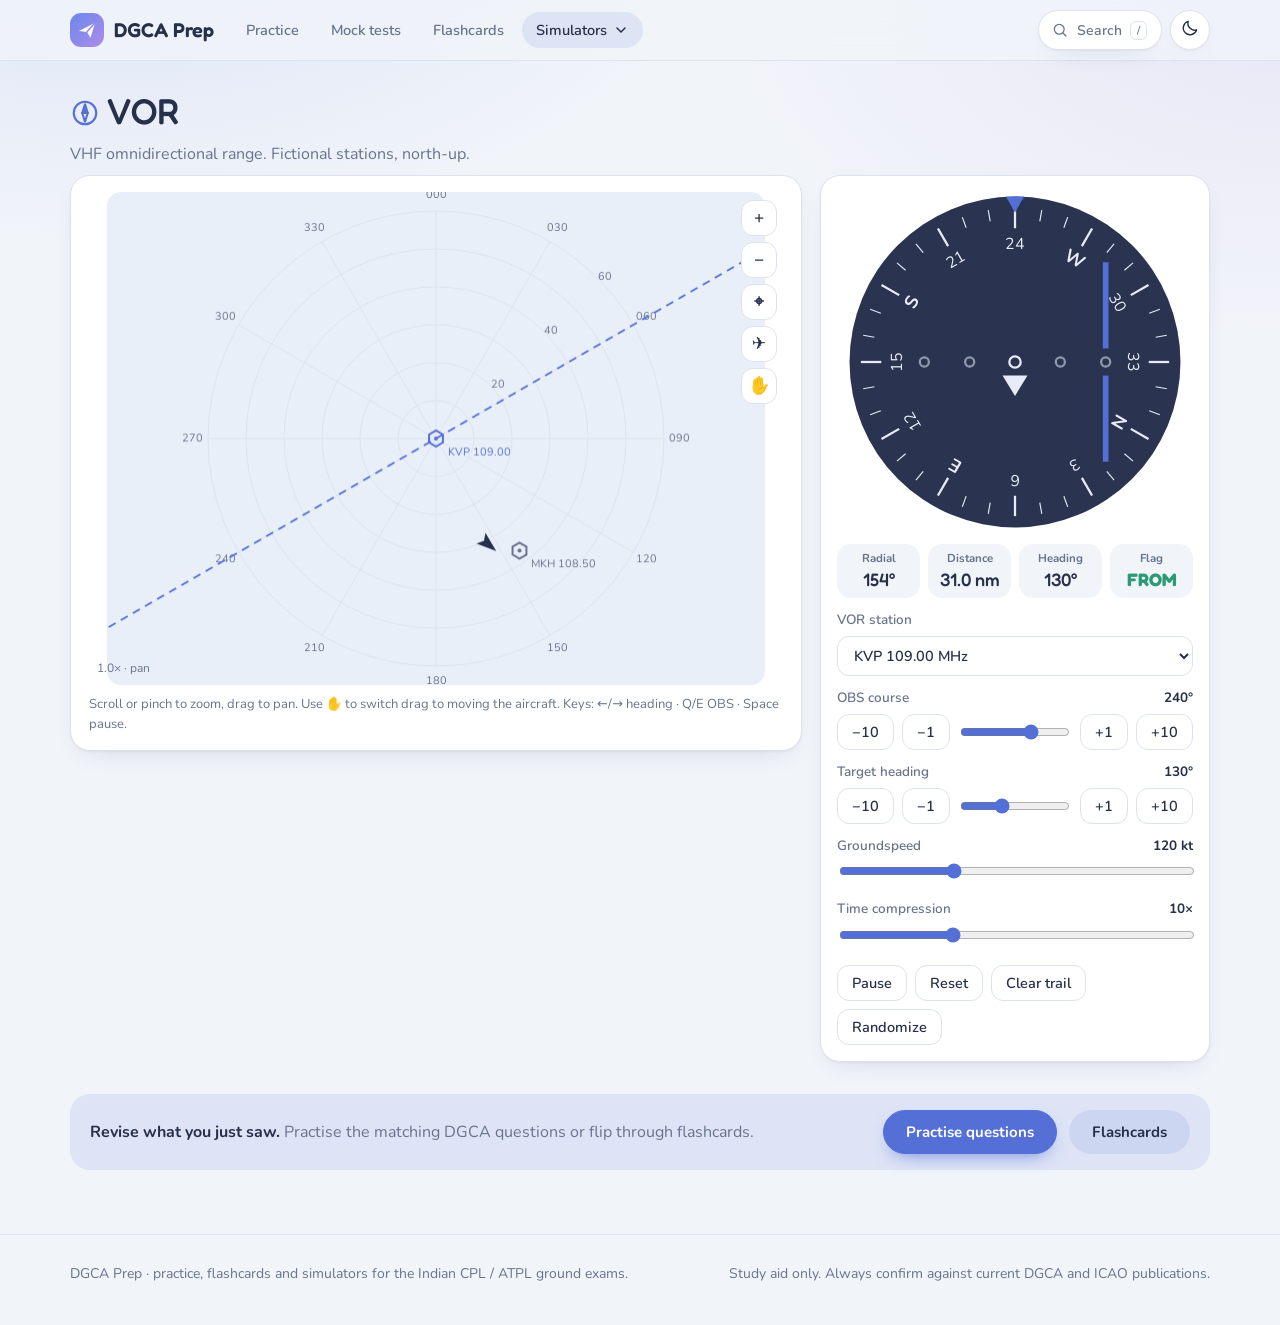
<file: vor.html>
<!DOCTYPE html>
<html lang="en">
<head>
<meta charset="utf-8">
<meta name="viewport" content="width=device-width, initial-scale=1, viewport-fit=cover">
<meta name="theme-color" content="#f1f4f9">
<meta name="description" content="Radials, OBS, TO/FROM and the CDI. Intercept and track a radial.">
<title>VOR · DGCA Prep</title>
<script>(function(){var t=null;try{t=localStorage.getItem('dgca.theme')}catch(e){}if(!t)t=matchMedia('(prefers-color-scheme: dark)').matches?'dark':'light';document.documentElement.setAttribute('data-theme',t)})()</script>
<link rel="preconnect" href="https://fonts.googleapis.com"><link rel="preconnect" href="https://fonts.gstatic.com" crossorigin>
<link href="https://fonts.googleapis.com/css2?family=Fredoka:wght@400;500;600&family=Nunito:wght@400;600;700;800&display=swap" rel="stylesheet">
<style>
.wrap{position:relative}.tb{position:absolute;top:8px;right:8px;display:flex;flex-direction:column;gap:6px}.tb button{width:36px;height:36px;padding:0;font-size:17px;background:var(--panel)}
#zl{position:absolute;left:10px;bottom:8px;font-size:12px;color:var(--mute);pointer-events:none}
#vor{width:100%;max-width:340px;display:block;margin:0 auto}
button,select{font:inherit;color:var(--ink);background:var(--bg);border:1px solid var(--line);border-radius:8px;padding:5px 10px;cursor:pointer}
#flag{font-weight:700}
</style>
<link rel="stylesheet" href="theme.css">
</head>
<body>
<div class="site-hdr"><div class="hdr-in">
<a class="brand" href="index.html" aria-label="DGCA Prep home"><svg viewBox="0 0 40 40" aria-hidden="true"><defs><linearGradient id="bg1" x1="0" y1="0" x2="1" y2="1"><stop offset="0" stop-color="var(--c-nav)"/><stop offset="1" stop-color="var(--c-reg)"/></linearGradient></defs><rect width="40" height="40" rx="13" fill="url(#bg1)"/><path d="M10.5 21.2L29.5 11.5 24.2 29.2 19.8 22.4z" fill="#fff" opacity=".95"/><path d="M19.8 22.4L29.5 11.5" stroke="url(#bg1)" stroke-width="1.6" stroke-linecap="round"/></svg><b>DGCA Prep</b></a>
<nav class="nav" aria-label="Main">
<a href="practice.html">Practice</a><a href="practice.html?mode=test">Mock tests</a><a href="flashcards.html">Flashcards</a>
<div class="dd on"><button type="button" aria-haspopup="true" aria-expanded="false">Simulators <svg viewBox="0 0 24 24" width="16" height="16" fill="none" stroke="currentColor" stroke-width="2.2" stroke-linecap="round"><path d="M6 9l6 6 6-6"/></svg></button><div class="dd-menu"><a href="altimeter.html"><span class="ic" style="color:var(--acc)"><svg viewBox="0 0 24 24" width="24" height="24" fill="none" stroke="currentColor" stroke-width="1.7" stroke-linecap="round" stroke-linejoin="round" aria-hidden="true"><circle cx="12" cy="12" r="9"/><path d="M12 12V6.5"/><path d="M12 12l4 2.3"/><path d="M12 3.6v1.4M12 19v1.4M3.6 12H5M19 12h1.4"/></svg></span><span><b>Altimeter Setting</b><small>QNH, QFE and STD: see how a wrong setting or cold air shifts true altitude.</small></span></a><a href="vor.html" class=on><span class="ic" style="color:var(--acc)"><svg viewBox="0 0 24 24" width="24" height="24" fill="none" stroke="currentColor" stroke-width="1.7" stroke-linecap="round" stroke-linejoin="round" aria-hidden="true"><circle cx="12" cy="12" r="9"/><path d="M12 5l2.2 7H9.8z" fill="currentColor"/><path d="M12 19l-2.2-7h4.4z"/></svg></span><span><b>VOR</b><small>Radials, OBS, TO/FROM and the CDI.</small></span></a><a href="hold.html"><span class="ic" style="color:var(--acc)"><svg viewBox="0 0 24 24" width="24" height="24" fill="none" stroke="currentColor" stroke-width="1.7" stroke-linecap="round" stroke-linejoin="round" aria-hidden="true"><rect x="3.5" y="7" width="17" height="10" rx="5"/><path d="M12 7l-2.2-2.2M12 7l-2.2 2.2"/></svg></span><span><b>Holding Patterns</b><small>Random clearance, entry sector and a trail that turns red when you stray.</small></span></a><a href="rnav.html"><span class="ic" style="color:var(--acc)"><svg viewBox="0 0 24 24" width="24" height="24" fill="none" stroke="currentColor" stroke-width="1.7" stroke-linecap="round" stroke-linejoin="round" aria-hidden="true"><circle cx="5" cy="18" r="1.8"/><circle cx="11" cy="9" r="1.8"/><circle cx="19" cy="6" r="1.8"/><path d="M6.3 16.6l3.6-6.2M12.7 8.5l4.6-1.8" stroke-dasharray="2.5 2.5"/></svg></span><span><b>RNAV / RNP</b><small>Fly a waypoint route, watch cross-track error against the RNP limit.</small></span></a><a href="metar.html"><span class="ic" style="color:var(--acc)"><svg viewBox="0 0 24 24" width="24" height="24" fill="none" stroke="currentColor" stroke-width="1.7" stroke-linecap="round" stroke-linejoin="round" aria-hidden="true"><path d="M7 18.5h10a4 4 0 0 0 .6-7.95A5.6 5.6 0 0 0 7 9.4 4.6 4.6 0 0 0 7 18.5z"/></svg></span><span><b>METAR / TAF Decoder</b><small>Paste or generate a report, decode every group, then quiz yourself.</small></span></a><a href="radar.html"><span class="ic" style="color:var(--acc)"><svg viewBox="0 0 24 24" width="24" height="24" fill="none" stroke="currentColor" stroke-width="1.7" stroke-linecap="round" stroke-linejoin="round" aria-hidden="true"><circle cx="12" cy="12" r="9"/><circle cx="12" cy="12" r="4.8"/><path d="M12 12l6.2-4.6"/><circle cx="16.3" cy="15.2" r="1" fill="currentColor"/></svg></span><span><b>Primary & Secondary Radar</b><small>Echoes versus transponder replies on a PPI scope.</small></span></a></div></div>
</nav>
<div class="hdr-r"><button class="sbtn" type="button" data-search aria-label="Search"><svg viewBox="0 0 24 24" width="18" height="18" fill="none" stroke="currentColor" stroke-width="1.7" stroke-linecap="round" stroke-linejoin="round" aria-hidden="true"><circle cx="11" cy="11" r="6.5"/><path d="M16 16l4 4"/></svg><span class="lbl">Search</span><kbd>/</kbd></button>
<button class="ibtn" id="themeBtn" type="button" aria-label="Toggle light and dark mode" title="Light / dark"><span class="th-moon"><svg viewBox="0 0 24 24" width="20" height="20" fill="none" stroke="currentColor" stroke-width="1.7" stroke-linecap="round" stroke-linejoin="round" aria-hidden="true"><path d="M20 14.2A8.2 8.2 0 0 1 9.8 4a8.2 8.2 0 1 0 10.2 10.2z"/></svg></span><span class="th-sun"><svg viewBox="0 0 24 24" width="20" height="20" fill="none" stroke="currentColor" stroke-width="1.7" stroke-linecap="round" stroke-linejoin="round" aria-hidden="true"><circle cx="12" cy="12" r="4"/><path d="M12 2.5v2.2M12 19.3v2.2M2.5 12h2.2M19.3 12h2.2M5.3 5.3l1.6 1.6M17.1 17.1l1.6 1.6M5.3 18.7l1.6-1.6M17.1 6.9l1.6-1.6"/></svg></span></button></div>
</div></div>
<div class="ov" id="ov" role="dialog" aria-label="Search"><div class="ov-box"><input type="search" placeholder="Search topics, simulators, pages…" aria-label="Search"><div class="ov-res"></div></div></div>
<main class="wrap"><div class="pg-t"><h1><span style="color:var(--acc);vertical-align:-4px;margin-right:6px"><svg viewBox="0 0 24 24" width="30" height="30" fill="none" stroke="currentColor" stroke-width="1.7" stroke-linecap="round" stroke-linejoin="round" aria-hidden="true"><circle cx="12" cy="12" r="9"/><path d="M12 5l2.2 7H9.8z" fill="currentColor"/><path d="M12 19l-2.2-7h4.4z"/></svg></span>VOR</h1><p>VHF omnidirectional range. Fictional stations, north-up.</p></div>
<div class="grid">
  <div class="box">
    <div class="wrap"><canvas id="map"></canvas><div class="tb"><button id="zi" title="Zoom in">+</button><button id="zo" title="Zoom out">−</button><button id="zf" title="Reset view">⌖</button><button id="za" title="Center on aircraft">✈</button><button id="zm" title="Drag mode: pan / move aircraft">✋</button></div><span id="zl"></span></div>
    <p class="hint">Scroll or pinch to zoom, drag to pan. Use ✋ to switch drag to moving the aircraft. Keys: ←/→ heading · Q/E OBS · Space pause.</p>
  </div>
  <div class="box">
    <svg id="vor" viewBox="0 0 300 300" aria-label="VOR indicator">
      <circle cx="150" cy="150" r="146" fill="var(--card)"/>
      <g id="card"></g>
      <path d="M150 8 l-9 -2 h18z" fill="var(--acc)"/>
      <path d="M142 4 h16 l-8 14z" fill="var(--acc)"/>
      <g fill="var(--cardink)" opacity=".55">
        <circle cx="110" cy="150" r="4" fill="none" stroke="var(--cardink)" stroke-width="2"/>
        <circle cx="70" cy="150" r="4" fill="none" stroke="var(--cardink)" stroke-width="2"/>
        <circle cx="190" cy="150" r="4" fill="none" stroke="var(--cardink)" stroke-width="2"/>
        <circle cx="230" cy="150" r="4" fill="none" stroke="var(--cardink)" stroke-width="2"/>
      </g>
      <g id="cdi"><rect x="147.5" y="62" width="5" height="76" fill="var(--acc)"/><rect x="147.5" y="162" width="5" height="76" fill="var(--acc)"/></g>
      <path d="M150 128 l-12 20 h24z" fill="var(--cardink)" opacity=".9" transform="translate(0,-2)" display="none"/>
      <path id="triTo" d="M150 120 l-11 18 h22z" fill="var(--cardink)" opacity="0"/>
      <path id="triFrom" d="M150 180 l-11 -18 h22z" fill="var(--cardink)" opacity="0"/>
      <rect id="offFlag" x="206" y="205" width="40" height="18" rx="3" fill="var(--bad)"/>
      <text id="offTxt" x="226" y="218" text-anchor="middle" font-size="11" font-weight="700" fill="#fff">OFF</text>
      <path d="M150 150 m-5 0 a5 5 0 1 0 10 0 a5 5 0 1 0 -10 0" fill="none" stroke="var(--cardink)" stroke-width="2"/>
    </svg>
    <div class="read">
      <div><small>Radial</small><b id="rRad">---</b></div>
      <div><small>Distance</small><b id="rDst">--</b></div>
      <div><small>Heading</small><b id="rHdg">---</b></div>
      <div><small>Flag</small><b id="flag">--</b></div>
    </div>
    <div class="ctl"><label>VOR station <span></span></label>
      <select id="stn" style="width:100%"></select></div>
    <div class="ctl"><label>OBS course <output id="oObs"></output></label>
      <div class="row"><button data-d="obs:-10">−10</button><button data-d="obs:-1">−1</button>
      <input type="range" id="obs" min="0" max="359" value="45">
      <button data-d="obs:1">+1</button><button data-d="obs:10">+10</button></div></div>
    <div class="ctl"><label>Target heading <output id="oHdg"></output></label>
      <div class="row"><button data-d="hdg:-10">−10</button><button data-d="hdg:-1">−1</button>
      <input type="range" id="tgt" min="0" max="359" value="45">
      <button data-d="hdg:1">+1</button><button data-d="hdg:10">+10</button></div></div>
    <div class="ctl"><label>Groundspeed <output id="oSpd"></output></label>
      <input type="range" id="spd" min="60" max="250" value="120" style="width:100%"></div>
    <div class="ctl"><label>Time compression <output id="oTs"></output></label>
      <input type="range" id="ts" min="1" max="30" value="10" style="width:100%"></div>
    <div class="btns"><button id="pause">Pause</button><button id="reset">Reset</button><button id="clr">Clear trail</button><button id="rnd">Randomize</button></div>
  </div>
</div>
<script>
const $=id=>document.getElementById(id);
const ST=[{id:'ALF',f:'113.30',x:0,y:0},{id:'BRV',f:'110.50',x:38,y:24}];
const n360=a=>((a%360)+360)%360, n180=a=>{a=n360(a);return a>180?a-360:a};
const rad=d=>d*Math.PI/180;
const S={x:-25,y:-18,hdg:45,tgt:45,spd:120,ts:10,obs:45,st:0,paused:false,trail:[]};
ST.forEach((s,i)=>$('stn').add(new Option(s.id+'  '+s.f+' MHz',i)));

// compass card
(function(){let h='';for(let a=0;a<360;a+=10){const big=a%30===0;const r1=big?118:126;
h+=`<line x1="150" y1="${150-r1}" x2="150" y2="${150-136}" stroke="var(--cardink)" stroke-width="${big?2:1}" transform="rotate(${a} 150 150)"/>`;
if(big){const t=a===0?'N':a===90?'E':a===180?'S':a===270?'W':a/10;
h+=`<text x="150" y="${150-100}" text-anchor="middle" font-size="${typeof t==='string'?16:14}" font-weight="${typeof t==='string'?700:400}" fill="var(--cardink)" transform="rotate(${a} 150 150)">${t}</text>`;}}
$('card').innerHTML=h})();

// state calculation
function calc(){const s=ST[S.st];const dx=S.x-s.x,dy=S.y-s.y;
const dist=Math.hypot(dx,dy),r=n360(Math.atan2(dx,dy)*180/Math.PI);
const d=n180(r-S.obs);let to=Math.abs(d)>90,dev=to?n180(r-S.obs-180):d;
let needle=to?dev:-dev;const off=dist<0.4||dist>90;
return{dist,r,to,needle:Math.max(-10,Math.min(10,needle)),off}}

function updateUI(){const c=calc();
$('card').setAttribute('transform',`rotate(${-S.obs} 150 150)`);
$('cdi').setAttribute('transform',`translate(${c.off?0:c.needle*8} 0)`);
$('triTo').setAttribute('opacity',!c.off&&c.to?1:0);
$('triFrom').setAttribute('opacity',!c.off&&!c.to?1:0);
$('offFlag').style.display=$('offTxt').style.display=c.off?'':'none';
$('rRad').textContent=String(Math.round(c.r)%360).padStart(3,'0')+'°';
$('rDst').textContent=c.dist.toFixed(1)+' nm';
$('rHdg').textContent=String(Math.round(S.hdg)%360).padStart(3,'0')+'°';
const f=$('flag');f.textContent=c.off?'OFF':c.to?'TO':'FROM';f.style.color=c.off?'var(--bad)':'var(--ok)';
$('oObs').textContent=String(S.obs).padStart(3,'0')+'°';
$('oHdg').textContent=String(Math.round(S.tgt)).padStart(3,'0')+'°';
$('oSpd').textContent=S.spd+' kt';$('oTs').textContent=S.ts+'×'}

// map
const cv=$('map'),ctx=cv.getContext('2d');let W=0,H=0,sc=1;const V={cx:0,cy:0,z:1,move:false};
const upSc=()=>{sc=Math.min(W,H)/130*V.z;$('zl').textContent=V.z.toFixed(1)+'× · '+(V.move?'move aircraft':'pan')};
function resize(){const d=devicePixelRatio||1;W=cv.clientWidth;H=cv.clientHeight;cv.width=W*d;cv.height=H*d;ctx.setTransform(d,0,0,d,0,0);upSc()}
addEventListener('resize',resize);
const X=x=>W/2+(x-V.cx)*sc,Y=y=>H/2-(y-V.cy)*sc;
function draw(){const cs=getComputedStyle(document.documentElement);const v=n=>cs.getPropertyValue(n).trim();
ctx.clearRect(0,0,W,H);const s=ST[S.st];
ctx.font='11px Nunito,system-ui';ctx.textAlign='center';ctx.textBaseline='middle';
ctx.strokeStyle=v('--line');ctx.fillStyle=v('--mute');ctx.lineWidth=1;
const rs=V.z>=3?5:10;for(let r=rs;r<=60;r+=rs){ctx.beginPath();ctx.arc(X(s.x),Y(s.y),r*sc,0,7);ctx.stroke();if(r%(rs*2)===0)ctx.fillText(r+'',X(s.x)+r*sc*.707+8,Y(s.y)-r*sc*.707)}
for(let a=0;a<360;a+=30){const sa=Math.sin(rad(a)),ca=Math.cos(rad(a));
ctx.beginPath();ctx.moveTo(X(s.x),Y(s.y));ctx.lineTo(X(s.x+sa*60),Y(s.y+ca*60));ctx.stroke();
ctx.fillText(String(a).padStart(3,'0'),X(s.x+sa*64),Y(s.y+ca*64))}
// selected course
ctx.strokeStyle=v('--acc');ctx.lineWidth=2;ctx.setLineDash([8,6]);
const so=Math.sin(rad(S.obs)),co=Math.cos(rad(S.obs));
ctx.beginPath();ctx.moveTo(X(s.x-so*120),Y(s.y-co*120));ctx.lineTo(X(s.x+so*120),Y(s.y+co*120));ctx.stroke();ctx.setLineDash([]);
// stations
ST.forEach((t,i)=>{const on=i===S.st;ctx.fillStyle=on?v('--acc'):v('--mute');ctx.strokeStyle=ctx.fillStyle;ctx.lineWidth=2;
ctx.beginPath();for(let k=0;k<6;k++){const a=rad(k*60+30);ctx[k?'lineTo':'moveTo'](X(t.x)+Math.cos(a)*8,Y(t.y)+Math.sin(a)*8)}ctx.closePath();ctx.stroke();
ctx.beginPath();ctx.arc(X(t.x),Y(t.y),2,0,7);ctx.fill();ctx.textAlign='left';ctx.fillText(t.id+' '+t.f,X(t.x)+12,Y(t.y)+14);ctx.textAlign='center'});
// trail
ctx.strokeStyle=v('--ok');ctx.lineWidth=1.5;ctx.globalAlpha=.7;ctx.beginPath();
S.trail.forEach((p,i)=>ctx[i?'lineTo':'moveTo'](X(p[0]),Y(p[1])));ctx.stroke();ctx.globalAlpha=1;
// aircraft
ctx.save();ctx.translate(X(S.x),Y(S.y));ctx.rotate(rad(S.hdg));ctx.fillStyle=v('--ink');
ctx.beginPath();ctx.moveTo(0,-11);ctx.lineTo(7,9);ctx.lineTo(0,5);ctx.lineTo(-7,9);ctx.closePath();ctx.fill();ctx.restore()}

// loop
let last=performance.now(),acc=0;
function tick(now){const dt=Math.min(.1,(now-last)/1000);last=now;
if(!S.paused){const sd=dt*S.ts;const diff=n180(S.tgt-S.hdg),step=3*sd;
S.hdg=n360(Math.abs(diff)<=step?S.tgt:S.hdg+Math.sign(diff)*step);
const d=S.spd/3600*sd;S.x+=Math.sin(rad(S.hdg))*d;S.y+=Math.cos(rad(S.hdg))*d;
S.x=Math.max(-62,Math.min(62,S.x));S.y=Math.max(-62,Math.min(62,S.y));
acc+=sd;if(acc>2){acc=0;S.trail.push([S.x,S.y]);if(S.trail.length>500)S.trail.shift()}}
updateUI();draw();requestAnimationFrame(tick)}

// controls
const bind=(id,k,f)=>$(id).addEventListener('input',e=>{S[k]=+e.target.value;if(f)f()});
bind('obs','obs');bind('tgt','tgt');bind('spd','spd');bind('ts','ts');
$('stn').onchange=e=>{S.st=+e.target.value;S.trail=[]};
function nudge(k,d){if(k==='obs'){S.obs=n360(S.obs+d);$('obs').value=S.obs}else{S.tgt=n360(Math.round(S.tgt)+d);$('tgt').value=S.tgt}}
document.querySelectorAll('[data-d]').forEach(b=>b.onclick=()=>{const[k,d]=b.dataset.d.split(':');nudge(k,+d)});
$('pause').onclick=()=>{S.paused=!S.paused;$('pause').textContent=S.paused?'Resume':'Pause'};
$('reset').onclick=()=>{Object.assign(S,S0,{trail:[]});$('obs').value=S.obs;$('tgt').value=S.tgt};
$('clr').onclick=()=>S.trail=[];
addEventListener('keydown',e=>{if(e.target.tagName==='SELECT')return;
const m={ArrowLeft:['t',-5],ArrowRight:['t',5],q:['obs',-1],e:['obs',1]}[e.key];
if(m){nudge(m[0]==='t'?'hdg':'obs',m[1]);e.preventDefault()}
if(e.key===' '){$('pause').click();e.preventDefault()}});
const rect=()=>cv.getBoundingClientRect();
function place(e){const r=rect();S.x=V.cx+((e.clientX-r.left)-r.width/2)/sc;S.y=V.cy-((e.clientY-r.top)-r.height/2)/sc;S.trail=[]}
function zoomAt(px,py,f){const wx=V.cx+(px-W/2)/sc,wy=V.cy-(py-H/2)/sc;V.z=Math.max(.6,Math.min(10,V.z*f));upSc();V.cx=wx-(px-W/2)/sc;V.cy=wy+(py-H/2)/sc}
const zc=f=>zoomAt(W/2,H/2,f);
$('zi').onclick=()=>zc(1.4);$('zo').onclick=()=>zc(1/1.4);
$('zf').onclick=()=>{V.z=1;V.cx=V.cy=0;upSc()};
$('za').onclick=()=>{V.cx=S.x;V.cy=S.y;upSc()};
$('zm').onclick=()=>{V.move=!V.move;$('zm').textContent=V.move?'✈':'✋';upSc()};
cv.addEventListener('wheel',e=>{e.preventDefault();const r=rect();zoomAt(e.clientX-r.left,e.clientY-r.top,Math.exp(-e.deltaY*.0015))},{passive:false});
const P=new Map();let pd=0;
const pdist=()=>{const [a,b]=[...P.values()];return Math.hypot(a.x-b.x,a.y-b.y)};
cv.addEventListener('pointerdown',e=>{cv.setPointerCapture(e.pointerId);P.set(e.pointerId,{x:e.clientX,y:e.clientY});if(P.size===2)pd=pdist();else if(V.move)place(e)});
cv.addEventListener('pointermove',e=>{const o=P.get(e.pointerId);if(!o)return;
if(P.size===2){o.x=e.clientX;o.y=e.clientY;const d=pdist(),[a,b]=[...P.values()],r=rect();zoomAt((a.x+b.x)/2-r.left,(a.y+b.y)/2-r.top,d/pd);pd=d;return}
if(V.move)place(e);else{V.cx-=(e.clientX-o.x)/sc;V.cy+=(e.clientY-o.y)/sc}
o.x=e.clientX;o.y=e.clientY});
['pointerup','pointercancel'].forEach(t=>cv.addEventListener(t,e=>{P.delete(e.pointerId)}));
addEventListener('keydown',e=>{if(e.key==='+'||e.key==='=')zc(1.4);if(e.key==='-')zc(1/1.4)});
const S0={};
function rnd(){const L='ABCDEFGHIJKLMNOPQRSTUVWXYZ',id=()=>[0,0,0].map(()=>L[Math.floor(Math.random()*26)]).join(''),fr=()=>(108+Math.floor(Math.random()*200)*.05).toFixed(2);
ST[0]={id:id(),f:fr(),x:0,y:0};const a=Math.random()*360,d=26+Math.random()*20;ST[1]={id:id(),f:fr(),x:Math.sin(rad(a))*d,y:Math.cos(rad(a))*d};
$('stn').innerHTML='';ST.forEach((s,i)=>$('stn').add(new Option(s.id+'  '+s.f+' MHz',i)));S.st=Math.floor(Math.random()*2);$('stn').value=S.st;
const p=Math.random()*360,r=14+Math.random()*28,h=Math.floor(Math.random()*36)*10;Object.assign(S0,{x:Math.sin(rad(p))*r,y:Math.cos(rad(p))*r,hdg:h,tgt:h,obs:Math.floor(Math.random()*36)*10});
Object.assign(S,S0,{trail:[]});$('obs').value=S.obs;$('tgt').value=S.tgt;V.cx=V.cy=0}
$('rnd').onclick=rnd;rnd();resize();requestAnimationFrame(tick);
</script>


<div class="tie"><p><b>Revise what you just saw.</b> <span class="mute">Practise the matching DGCA questions or flip through flashcards.</span></p><div class="cta"><a class="btn" href="practice.html?sub=nav">Practise questions</a><a class="btn soft" href="flashcards.html?sub=nav">Flashcards</a></div></div></main>
<footer class="ft"><div class="wrap"><span>DGCA Prep · practice, flashcards and simulators for the Indian CPL / ATPL ground exams.</span><span>Study aid only. Always confirm against current DGCA and ICAO publications.</span></div></footer>
<script src="search-index.js"></script>
<script src="app.js"></script>
</body>
</html>
</file>
<file: theme.css>
/* DGCA Prep — soft theme. Light + dark, rounded type. */
:root{
  --bg:#f1f4f9;--bg2:#e8edf5;--panel:#ffffff;--ink:#27304a;--mute:#68738d;--line:#dce3ee;--map:#e9eff8;
  --acc:#5470d6;--acc-ink:#ffffff;--accs:rgba(84,112,214,.12);--ok:#2c9a74;--bad:#d4546a;--warn:#cf913a;
  --card:#2a3350;--cardink:#e8ecf8;
  --c-nav:#6a88ee;--c-met:#46b0c2;--c-reg:#ae8be8;--c-tec:#e2a05a;
  --sh1:0 1px 2px rgba(34,46,92,.05),0 10px 28px -14px rgba(34,46,92,.18);
  --sh2:0 2px 4px rgba(34,46,92,.06),0 18px 40px -16px rgba(34,46,92,.28);
  --glow1:rgba(106,136,238,.16);--glow2:rgba(174,139,232,.12);
  --r:20px;--r2:14px;--r3:10px;
  --f-body:"Nunito","Varela Round",ui-rounded,"SF Pro Rounded","Arial Rounded MT Bold","Hiragino Maru Gothic ProN",system-ui,-apple-system,"Segoe UI",sans-serif;
  --f-disp:"Fredoka","Nunito","Varela Round",ui-rounded,"SF Pro Rounded","Arial Rounded MT Bold",system-ui,sans-serif;
  color-scheme:light;
}
:root[data-theme="dark"]{
  --bg:#131926;--bg2:#182032;--panel:#1b2335;--ink:#e3e8f4;--mute:#8e9ab4;--line:#2a3550;--map:#10172a;
  --acc:#90a9f4;--acc-ink:#12182a;--accs:rgba(144,169,244,.14);--ok:#6ccaa3;--bad:#ee7e92;--warn:#ecb766;
  --card:#0e1423;--cardink:#e8ecf8;
  --c-nav:#8ba3f4;--c-met:#69c9d8;--c-reg:#c2a4f0;--c-tec:#f0b676;
  --sh1:0 1px 2px rgba(0,0,0,.25),0 10px 28px -14px rgba(0,0,0,.55);
  --sh2:0 2px 4px rgba(0,0,0,.3),0 18px 40px -16px rgba(0,0,0,.7);
  --glow1:rgba(144,169,244,.10);--glow2:rgba(194,164,240,.07);
  color-scheme:dark;
}
*{box-sizing:border-box}
html{scroll-behavior:smooth}
@media (prefers-reduced-motion:reduce){html{scroll-behavior:auto}*{animation-duration:.001ms!important;transition-duration:.001ms!important}}
body{margin:0;color:var(--ink);font:16px/1.55 var(--f-body);background:var(--bg);min-height:100vh;
  background-image:radial-gradient(900px 500px at 8% -8%,var(--glow1),transparent 70%),radial-gradient(800px 480px at 100% 0%,var(--glow2),transparent 70%);
  background-repeat:no-repeat;-webkit-font-smoothing:antialiased;padding-bottom:env(safe-area-inset-bottom,0)}
h1,h2,h3,h4{font-family:var(--f-disp);font-weight:500;letter-spacing:.1px;line-height:1.2;margin:0}
a{color:var(--acc)}
::selection{background:var(--accs)}
:focus-visible{outline:3px solid var(--accs);outline-offset:2px;border-radius:8px}
.wrap{max-width:1180px;margin:0 auto;padding:0 20px}
.sr{position:absolute;width:1px;height:1px;overflow:hidden;clip:rect(0 0 0 0)}
small,.mute{color:var(--mute)}

/* ---------- header ---------- */
.site-hdr{position:sticky;top:0;z-index:50;background:color-mix(in srgb,var(--bg) 82%,transparent);backdrop-filter:blur(14px);-webkit-backdrop-filter:blur(14px);border-bottom:1px solid var(--line);padding-top:env(safe-area-inset-top,0)}
.hdr-in{max-width:1180px;margin:0 auto;padding:10px 20px;display:flex;align-items:center;gap:8px}
.brand{display:flex;align-items:center;gap:10px;text-decoration:none;color:var(--ink);font:500 20px var(--f-disp);margin-right:10px;white-space:nowrap}
.brand svg{width:34px;height:34px;flex:none}
.brand b{font-weight:600}
.brand span{color:var(--mute);font-weight:400}
.nav{display:flex;gap:4px;align-items:center}
.nav>a,.nav>.dd>button{font:600 14.5px var(--f-body);color:var(--mute);text-decoration:none;padding:8px 14px;border-radius:99px;border:0;background:none;cursor:pointer;display:flex;align-items:center;gap:6px;white-space:nowrap}
.nav>a:hover,.nav>.dd>button:hover{background:var(--accs);color:var(--ink)}
.nav>a.on,.nav>.dd.on>button{background:var(--accs);color:var(--ink)}
.dd{position:relative}
.dd-menu{display:none;position:absolute;right:0;top:calc(100% + 8px);background:var(--panel);border:1px solid var(--line);border-radius:18px;box-shadow:var(--sh2);padding:8px;min-width:290px;z-index:60}
.dd.open .dd-menu{display:block}
.dd-menu a{display:flex;gap:12px;align-items:center;padding:9px 10px;border-radius:12px;text-decoration:none;color:var(--ink)}
.dd-menu a:hover,.dd-menu a.on{background:var(--accs)}
.dd-menu .ic{width:34px;height:34px;border-radius:11px;background:var(--accs);display:grid;place-items:center;flex:none}
.dd-menu .ic svg{width:20px;height:20px}
.dd-menu b{display:block;font-weight:700;font-size:14.5px;line-height:1.2}
.dd-menu small{font-size:12.5px}
.hdr-r{margin-left:auto;display:flex;gap:8px;align-items:center}
.ibtn{width:40px;height:40px;border-radius:50%;border:1px solid var(--line);background:var(--panel);color:var(--ink);display:grid;place-items:center;cursor:pointer;padding:0;box-shadow:var(--sh1)}
.ibtn:hover{border-color:var(--acc)}
.ibtn svg{width:20px;height:20px}
.sbtn{height:40px;border-radius:99px;border:1px solid var(--line);background:var(--panel);color:var(--mute);display:flex;align-items:center;gap:8px;padding:0 14px 0 12px;font:600 14px var(--f-body);cursor:pointer;box-shadow:var(--sh1)}
.sbtn:hover{border-color:var(--acc)}
.sbtn svg{width:18px;height:18px}
.sbtn kbd{font:600 11px var(--f-body);border:1px solid var(--line);border-radius:6px;padding:1px 6px;color:var(--mute)}
.th-sun{display:none}:root[data-theme="dark"] .th-sun{display:block}:root[data-theme="dark"] .th-moon{display:none}
@media(max-width:900px){.brand span{display:none}.sbtn kbd,.sbtn .lbl{display:none}.sbtn{padding:0;width:40px;justify-content:center}}
@media(max-width:760px){.hdr-in{flex-wrap:wrap;padding:8px 14px}.nav{order:3;width:100%;overflow-x:auto;scrollbar-width:none;padding-bottom:2px}.nav::-webkit-scrollbar{display:none}.dd-menu{position:fixed;left:14px;right:14px;top:112px;min-width:0}}

/* search overlay */
.ov{position:fixed;inset:0;background:rgba(18,24,42,.45);backdrop-filter:blur(4px);z-index:100;display:none;align-items:flex-start;justify-content:center;padding:12vh 16px 16px}
.ov.on{display:flex}
.ov-box{width:min(620px,100%);background:var(--panel);border:1px solid var(--line);border-radius:22px;box-shadow:var(--sh2);overflow:hidden}
.ov-box input{width:100%;border:0;border-bottom:1px solid var(--line);background:none;color:var(--ink);font:600 18px var(--f-body);padding:18px 22px;outline:none}
.ov-res{max-height:52vh;overflow:auto;padding:8px}
.ov-res a{display:flex;justify-content:space-between;gap:12px;align-items:center;padding:10px 14px;border-radius:12px;color:var(--ink);text-decoration:none}
.ov-res a.sel,.ov-res a:hover{background:var(--accs)}
.ov-res small{white-space:nowrap}
.ov-h{font:700 12px var(--f-body);color:var(--mute);padding:10px 14px 4px;letter-spacing:.2px}

/* ---------- generic components ---------- */
.card,.box{background:var(--panel);border:1px solid var(--line);border-radius:var(--r);padding:20px;box-shadow:var(--sh1)}
.pg-t{padding:28px 0 8px}
.pg-t h1{font-size:clamp(26px,4vw,36px)}
.pg-t p{color:var(--mute);margin:6px 0 0;max-width:62ch}
.btn,button.go,a.go,.btnp{font:700 15px var(--f-body);display:inline-flex;align-items:center;justify-content:center;gap:8px;border-radius:99px;padding:11px 22px;cursor:pointer;text-decoration:none;border:1px solid var(--acc);background:var(--acc);color:var(--acc-ink);box-shadow:0 8px 20px -10px var(--acc);transition:transform .15s,box-shadow .15s}
.btn:hover,button.go:hover,a.go:hover{transform:translateY(-1px);box-shadow:0 12px 24px -10px var(--acc)}
.btn:disabled,button.go:disabled{opacity:.45;cursor:default;transform:none;box-shadow:none}
.btn.soft,a.soft{background:var(--accs);color:var(--ink);border-color:transparent;box-shadow:none}
.btn.soft:hover{background:var(--panel);border-color:var(--acc)}
button{font:600 14.5px var(--f-body);color:var(--ink);background:var(--panel);border:1px solid var(--line);border-radius:12px;padding:7px 14px;cursor:pointer;transition:border-color .15s,background .15s}
button:hover{border-color:var(--acc)}
button:disabled{opacity:.5;cursor:default}
select,input[type=text],input[type=search],input[type=number]{font:600 14.5px var(--f-body);color:var(--ink);background:var(--panel);border:1px solid var(--line);border-radius:12px;padding:8px 12px;width:100%}
select:focus,input:focus{outline:3px solid var(--accs);border-color:var(--acc)}
input[type=range]{flex:1;accent-color:var(--acc);min-width:0}
input[type=checkbox],input[type=radio]{accent-color:var(--acc);width:17px;height:17px}
.chip{display:inline-flex;align-items:center;gap:6px;padding:4px 12px;border-radius:99px;background:var(--accs);font:700 12.5px var(--f-body);color:var(--ink)}
.dot{width:9px;height:9px;border-radius:50%;background:var(--c,var(--acc));display:inline-block}
.bar{height:8px;background:var(--bg2);border-radius:9px;overflow:hidden}
.bar i{display:block;height:100%;background:var(--c,var(--ok));border-radius:9px;transition:width .4s}
.sec{margin:44px 0 0}
.sec-h{display:flex;align-items:baseline;justify-content:space-between;gap:12px;flex-wrap:wrap;margin-bottom:16px}
.sec-h h2{font-size:clamp(22px,3vw,28px)}
.sec-h p{margin:0;color:var(--mute)}
footer.ft{margin-top:64px;padding:28px 0 40px;border-top:1px solid var(--line);color:var(--mute);font-size:14px}
footer.ft .wrap{display:flex;justify-content:space-between;gap:16px;flex-wrap:wrap}

/* ---------- home ---------- */
.hero{display:grid;grid-template-columns:1.1fr .9fr;gap:36px;align-items:center;padding:44px 0 8px}
.hero h1{font-size:clamp(34px,5.4vw,56px);line-height:1.08;font-weight:500}
.hero h1 em{font-style:normal;color:var(--acc)}
.hero p.lead{font-size:18px;color:var(--mute);max-width:46ch;margin:16px 0 24px}
.cta{display:flex;gap:12px;flex-wrap:wrap}
.hero-stats{display:flex;gap:26px;margin-top:30px;flex-wrap:wrap}
.hero-stats b{display:block;font:500 28px var(--f-disp)}
.hero-stats small{font-size:13px}
.stack{position:relative;height:330px;max-width:420px;margin:auto;width:100%}
.stack .fc-mini{position:absolute;inset:0;margin:auto;width:78%;height:78%}
.stack .fc-mini:nth-child(1){transform:rotate(-7deg) translate(-14%,6%);opacity:.9}
.stack .fc-mini:nth-child(2){transform:rotate(6deg) translate(14%,-4%);opacity:.95}
.stack .scene{position:absolute;inset:0;margin:auto;width:80%;height:80%;z-index:2;max-width:none}
.stack .fcard{min-height:0;height:100%}
.stack .face{padding:20px 22px}
@media(max-width:860px){.hero{grid-template-columns:1fr;padding-top:28px}.stack{height:300px}}
.subj-grid{display:grid;grid-template-columns:repeat(4,1fr);gap:16px}
@media(max-width:980px){.subj-grid{grid-template-columns:repeat(2,1fr)}}
@media(max-width:560px){.subj-grid{grid-template-columns:1fr}}
.subj{--c:var(--acc);position:relative;border-radius:24px;padding:20px;background:color-mix(in srgb,var(--c) 12%,var(--panel));border:1px solid color-mix(in srgb,var(--c) 28%,var(--line));display:flex;flex-direction:column;gap:12px;box-shadow:var(--sh1);transition:transform .2s,box-shadow .2s}
.subj:hover{transform:translateY(-3px);box-shadow:var(--sh2)}
.subj .sic{width:46px;height:46px;border-radius:15px;background:color-mix(in srgb,var(--c) 24%,var(--panel));display:grid;place-items:center}
.subj .sic svg{width:26px;height:26px}
.subj h3{font-size:22px}
.subj .meta{color:var(--mute);font-size:13.5px}
.subj .acts{display:flex;gap:8px;margin-top:auto;flex-wrap:wrap}
.subj .acts a{font:700 13.5px var(--f-body);text-decoration:none;padding:7px 14px;border-radius:99px;background:var(--panel);color:var(--ink);border:1px solid var(--line)}
.subj .acts a:hover{border-color:var(--c)}
.subj .acts a.p{background:var(--c);border-color:var(--c);color:var(--acc-ink)}
.subj .bar{background:color-mix(in srgb,var(--c) 18%,var(--panel))}
.subj .bar i{background:var(--c)}
.band{display:grid;grid-template-columns:1fr 1fr;gap:20px}
@media(max-width:820px){.band{grid-template-columns:1fr}}
.feat{border-radius:26px;padding:28px;border:1px solid var(--line);background:var(--panel);box-shadow:var(--sh1);display:flex;flex-direction:column;gap:14px}
.feat.tint{background:linear-gradient(135deg,color-mix(in srgb,var(--acc) 14%,var(--panel)),var(--panel))}
.feat h3{font-size:24px}
.feat ul{margin:0;padding:0;list-style:none;display:grid;gap:8px}
.feat li{display:flex;gap:10px;align-items:flex-start;color:var(--mute)}
.feat li::before{content:"";width:8px;height:8px;border-radius:50%;background:var(--acc);margin-top:9px;flex:none}
.sim-grid{display:grid;grid-template-columns:repeat(3,1fr);gap:14px}
@media(max-width:900px){.sim-grid{grid-template-columns:repeat(2,1fr)}}
@media(max-width:560px){.sim-grid{grid-template-columns:1fr}}
.sim{display:flex;gap:14px;align-items:flex-start;padding:16px;border-radius:20px;background:var(--panel);border:1px solid var(--line);text-decoration:none;color:var(--ink);box-shadow:var(--sh1);transition:transform .2s,border-color .2s}
.sim:hover{transform:translateY(-2px);border-color:var(--acc)}
.sim .ic{width:48px;height:48px;border-radius:16px;background:var(--accs);display:grid;place-items:center;flex:none}
.sim .ic svg{width:28px;height:28px}
.sim b{display:block;font:500 18px var(--f-disp)}
.sim small{display:block;line-height:1.4;margin-top:2px}

/* ---------- sim pages (legacy class support) ---------- */
.grid{display:grid;grid-template-columns:minmax(0,2.2fr) minmax(300px,390px);gap:18px;align-items:start;padding-bottom:10px}
@media(max-width:860px){.grid{grid-template-columns:minmax(0,1fr)}}
.grid>*{min-width:0}
.grid>.box{padding:16px}
#map,canvas{width:100%;display:block;border-radius:14px;background:var(--map)}
#map{aspect-ratio:4/3;max-height:88vh}
.hint{color:var(--mute);font-size:13px;margin:10px 2px 0;line-height:1.5}
.read{display:grid;grid-template-columns:repeat(4,1fr);gap:8px;margin:12px 0 0}
.read div{background:var(--bg);border-radius:14px;padding:8px 8px;text-align:center}
.read b{display:block;font:500 18px var(--f-disp);font-variant-numeric:tabular-nums}
.read small{display:block;line-height:1.2;color:var(--mute);font-size:11.5px;font-weight:700;margin-bottom:2px}
.ctl{margin:12px 0}
.ctl label{display:flex;justify-content:space-between;font-size:13.5px;font-weight:600;color:var(--mute);margin-bottom:5px}
.ctl label output{color:var(--ink);font-weight:700;font-variant-numeric:tabular-nums}
.row{display:flex;gap:8px;align-items:center}
.btns{display:flex;gap:8px;flex-wrap:wrap;margin-top:14px}
.zt{position:absolute;top:10px;right:10px;display:flex;flex-direction:column;gap:6px}
.zt button{width:36px;height:36px;padding:0;font-size:17px;background:var(--panel);border-radius:12px}
.zl{position:absolute;left:12px;bottom:10px;font-size:12px;color:var(--mute);pointer-events:none}
.pair{display:flex;gap:10px;flex-wrap:wrap}.pair svg{flex:1 1 260px;max-width:340px;margin:auto;display:block}
#alt,.ind{width:100%;max-width:340px;display:block;margin:0 auto}
.ctl label.ck{justify-content:flex-start;gap:8px;color:var(--ink)}
.tt{font-size:16px;font-weight:700;margin:0 0 10px}
pre.m{background:var(--bg);border-radius:12px;padding:10px;font-size:12px;line-height:1.45;overflow:auto;margin:8px 0 0;white-space:pre-wrap}
details{background:var(--bg);border-radius:14px;padding:10px 14px;margin-top:12px}
details summary{cursor:pointer;font-weight:700}
.tie{margin:22px 0 0;padding:16px 20px;border-radius:20px;background:var(--accs);display:flex;gap:14px;align-items:center;justify-content:space-between;flex-wrap:wrap}
.tie p{margin:0}

/* ---------- practice ---------- */
.pgrid{display:grid;grid-template-columns:minmax(0,1.9fr) minmax(290px,1fr);gap:20px;align-items:start;margin-top:8px}
@media(max-width:900px){.pgrid{grid-template-columns:minmax(0,1fr)}}
.pgrid .side{position:sticky;top:84px}
@media(max-width:900px){.pgrid .side{position:static}}
.h{margin:22px 0 10px;font:500 19px var(--f-disp)}
.h:first-child{margin-top:0}
.steps{display:grid;grid-template-columns:repeat(2,1fr);gap:10px}
@media(max-width:560px){.steps{grid-template-columns:1fr}}
.sb{--c:var(--acc);display:flex;flex-direction:column;align-items:flex-start;text-align:left;padding:14px 16px;border-radius:18px;width:100%;background:color-mix(in srgb,var(--c) 9%,var(--panel));border:1.5px solid transparent}
.sb b{font:500 18px var(--f-disp)}
.sb small{color:var(--mute);font-weight:600}
.sb.on{border-color:var(--c);background:color-mix(in srgb,var(--c) 18%,var(--panel))}
.sb:disabled{opacity:.5}
.tpl{display:grid;grid-template-columns:repeat(2,1fr);gap:4px 14px}
@media(max-width:600px){.tpl{grid-template-columns:1fr}}
.ck{display:flex;gap:10px;align-items:flex-start;margin:4px 0;padding:6px 8px;border-radius:12px;cursor:pointer}
.ck:hover{background:var(--accs)}
.ck input{margin-top:3px;flex:none}
.ck small{font-weight:600}
.seg{display:grid;grid-template-columns:1fr 1fr;gap:10px}
.seg label{display:flex;gap:10px;align-items:flex-start;padding:14px;border:1.5px solid var(--line);border-radius:18px;cursor:pointer;background:var(--panel)}
.seg label:has(input:checked){border-color:var(--acc);background:var(--accs)}
.seg b{display:block;font:500 17px var(--f-disp)}
.seg small{display:block;line-height:1.4}
@media(max-width:560px){.seg{grid-template-columns:1fr}}
.qmeta{display:flex;gap:8px;flex-wrap:wrap;align-items:center;color:var(--mute);font-size:13.5px;font-weight:600}
.qtext{font:600 19px/1.5 var(--f-body);margin:12px 0 14px;white-space:pre-line}
.op{display:flex;gap:12px;width:100%;text-align:left;margin:8px 0;padding:13px 16px;border-radius:16px;align-items:flex-start;line-height:1.45;font-weight:600;border:1.5px solid var(--line);background:var(--panel)}
.op b{min-width:26px;height:26px;border-radius:50%;background:var(--bg2);display:grid;place-items:center;font-size:13px;flex:none}
.op:disabled{opacity:1;cursor:default;color:var(--ink)}
.op:not(:disabled):hover{border-color:var(--acc);background:var(--accs)}
.op.sel{border-color:var(--acc);background:var(--accs)}
.op.sel b{background:var(--acc);color:var(--acc-ink)}
.op.ok{background:color-mix(in srgb,var(--ok) 16%,var(--panel));border-color:var(--ok)}
.op.ok b{background:var(--ok);color:#fff}
.op.no{background:color-mix(in srgb,var(--bad) 14%,var(--panel));border-color:var(--bad)}
.op.no b{background:var(--bad);color:#fff}
.ex{background:var(--bg);border-radius:16px;padding:14px 16px;margin-top:12px;font-size:15px}
.fb{font:600 17px var(--f-disp);margin-top:14px}
.fig{margin:6px 0 14px;text-align:center;background:var(--bg);border-radius:18px;padding:12px}
.fig svg{max-width:100%;height:auto;max-height:240px}
.qg{display:grid;grid-template-columns:repeat(auto-fill,minmax(40px,1fr));gap:7px;margin:12px 0;max-height:340px;overflow:auto;padding:3px}
.qg button{padding:7px 0;font-size:13px;font-variant-numeric:tabular-nums;border-radius:11px;background:var(--bg)}
.qg .ans{background:var(--accs);border-color:var(--acc)}
.qg .ok{background:color-mix(in srgb,var(--ok) 22%,var(--panel));border-color:var(--ok)}
.qg .no{background:color-mix(in srgb,var(--bad) 20%,var(--panel));border-color:var(--bad)}
.qg .cur{outline:2px solid var(--ink);outline-offset:1px}
.qg .fl{box-shadow:inset 0 0 0 2px var(--warn)}
.big{font:500 64px var(--f-disp);line-height:1}
.tm{font:500 38px var(--f-disp);font-variant-numeric:tabular-nums}
.tm.low{color:var(--bad)}
.banner{background:var(--accs);border-radius:14px;padding:10px 14px;font-size:13.5px;margin-bottom:14px;color:var(--mute)}
table.rt{border-collapse:collapse;width:100%;font-size:14.5px;margin:8px 0 12px}
.rt td,.rt th{text-align:left;padding:7px 8px;border-bottom:1px solid var(--line)}
.rt th{color:var(--mute);font-weight:700}
.ring{--p:0;--c:var(--acc);width:64px;height:64px;border-radius:50%;background:conic-gradient(var(--c) calc(var(--p)*1%),var(--bg2) 0);display:grid;place-items:center;flex:none}
.ring::after{content:attr(data-t);width:48px;height:48px;border-radius:50%;background:var(--panel);display:grid;place-items:center;font:600 13px var(--f-body)}
.hit{width:100%}

/* ---------- flashcards ---------- */
.fc-bar{display:flex;gap:10px;flex-wrap:wrap;align-items:center;margin:14px 0 6px}
.tabs{display:inline-flex;background:var(--bg2);border-radius:99px;padding:4px;gap:2px}
.tabs button{border:0;background:none;border-radius:99px;padding:7px 16px;color:var(--mute)}
.tabs button.on{background:var(--panel);color:var(--ink);box-shadow:var(--sh1)}
.pills{display:flex;gap:8px;flex-wrap:wrap}
.pills button{border-radius:99px;padding:7px 16px;display:inline-flex;align-items:center;gap:8px}
.pills button.on{border-color:var(--c,var(--acc));background:color-mix(in srgb,var(--c,var(--acc)) 16%,var(--panel))}
.tchips{display:flex;gap:8px;flex-wrap:wrap;margin:10px 0 0}
.tchips button{border-radius:99px;padding:5px 13px;font-size:13.5px;background:var(--bg2);border-color:transparent}
.tchips button.on{background:color-mix(in srgb,var(--c,var(--acc)) 20%,var(--panel));border-color:var(--c,var(--acc))}
.tchips button small{margin-left:4px}
.deck{display:grid;grid-template-columns:minmax(0,1fr) 300px;gap:22px;align-items:start;margin-top:18px}
@media(max-width:900px){.deck{grid-template-columns:minmax(0,1fr)}}
.scene{perspective:1600px;max-width:720px;margin:0 auto;width:100%}
.fcard{--c:var(--acc);position:relative;width:100%;min-height:440px;height:var(--h,440px);cursor:pointer;transform-style:preserve-3d;transition:transform .65s cubic-bezier(.3,.8,.3,1);border:0;padding:0;background:none;border-radius:30px;display:block;text-align:left;font:inherit;color:inherit}
.fcard.flip{transform:rotateY(180deg)}
.face{position:absolute;inset:0;backface-visibility:hidden;-webkit-backface-visibility:hidden;border-radius:30px;padding:26px 28px;display:flex;flex-direction:column;overflow:auto;box-shadow:var(--sh2);border:1px solid color-mix(in srgb,var(--c) 30%,var(--line))}
.face.front{background:linear-gradient(160deg,color-mix(in srgb,var(--c) 18%,var(--panel)),color-mix(in srgb,var(--c) 6%,var(--panel)))}
.face.back{background:var(--panel);transform:rotateY(180deg);background-image:linear-gradient(180deg,color-mix(in srgb,var(--c) 9%,var(--panel)),var(--panel) 120px)}
.face>*{flex-shrink:0}
.face .tag{display:flex;gap:8px;align-items:center;font:700 13px var(--f-body);color:var(--mute);flex-wrap:wrap}
.face .tag .chip{background:color-mix(in srgb,var(--c) 22%,var(--panel))}
.face .q{font:500 clamp(22px,3.2vw,30px)/1.3 var(--f-disp);margin:auto 0;padding:14px 0;text-align:center;white-space:pre-line}
.face .q.sm{font-size:clamp(18px,2.4vw,22px);text-align:left;font-family:var(--f-body);font-weight:700}
.face .opts{display:grid;gap:6px;margin:0 0 10px;font-weight:600;font-size:15px;color:var(--mute)}
.face .opts span b{display:inline-grid;place-items:center;width:22px;height:22px;border-radius:50%;background:var(--bg2);margin-right:8px;font-size:12px}
.face .tap{margin-top:auto;text-align:center;color:var(--mute);font:700 13px var(--f-body);display:flex;gap:8px;align-items:center;justify-content:center}
.face .tap::before,.face .tap::after{content:"";height:1px;background:var(--line);flex:1;max-width:60px}
.face .ans{font:600 20px/1.4 var(--f-body);margin:12px 0 8px}
.face .ans.big2{font:500 24px/1.3 var(--f-disp)}
.face .body{color:var(--ink);font-size:15.5px}
.face .body p{margin:0 0 8px}
.face .body ul{margin:4px 0 8px;padding-left:20px}
.face .body li{margin:3px 0}
.face .fm{background:var(--bg);border-radius:16px;padding:10px 14px;margin:8px 0;text-align:center;overflow-x:auto;font-size:1.05em}
.face .fm .katex{font-size:1.15em}
.face .dg{background:var(--bg);border-radius:18px;padding:8px;margin:8px 0;text-align:center}
.face .dg svg{max-width:100%;height:auto;max-height:230px}
.face .tipb{border-left:4px solid var(--c);background:color-mix(in srgb,var(--c) 10%,var(--panel));border-radius:4px 14px 14px 4px;padding:8px 12px;margin:8px 0;font-size:14.5px}
.face .corr{color:var(--ok)}
.rate{display:flex;gap:10px;justify-content:center;margin:18px 0 0;flex-wrap:wrap}
.rate button{padding:10px 20px;border-radius:99px;font-weight:700}
.rate .k{border-color:var(--ok);background:color-mix(in srgb,var(--ok) 14%,var(--panel))}
.rate .a{border-color:var(--bad);background:color-mix(in srgb,var(--bad) 12%,var(--panel))}
.nav2{display:flex;gap:10px;align-items:center;justify-content:center;margin-top:18px}
.nav2 .cnt{font:600 15px var(--f-body);color:var(--mute);min-width:90px;text-align:center}
.kbd{font:700 11.5px var(--f-body);border:1px solid var(--line);border-radius:6px;padding:1px 6px;color:var(--mute);background:var(--panel)}
.fcard-mini{display:block}
.fc-mini{border-radius:26px;padding:22px;background:linear-gradient(160deg,color-mix(in srgb,var(--c) 22%,var(--panel)),color-mix(in srgb,var(--c) 7%,var(--panel)));border:1px solid color-mix(in srgb,var(--c) 32%,var(--line));box-shadow:var(--sh2);display:flex;flex-direction:column;justify-content:center;text-align:center;gap:10px}
.fc-mini .chip{align-self:center;background:color-mix(in srgb,var(--c) 26%,var(--panel))}
.fc-mini h4{font:500 22px/1.3 var(--f-disp)}
.fc-mini .m{font-size:15px;color:var(--mute)}
.lb{display:grid;grid-template-columns:repeat(5,1fr);gap:6px;margin-top:10px}
.lb div{background:var(--bg);border-radius:12px;padding:6px 2px;text-align:center}
.lb b{display:block;font:500 18px var(--f-disp)}
.lb small{font-size:11px;font-weight:700}
@media(prefers-reduced-motion:reduce){.fcard{transition:none}}
</file>
